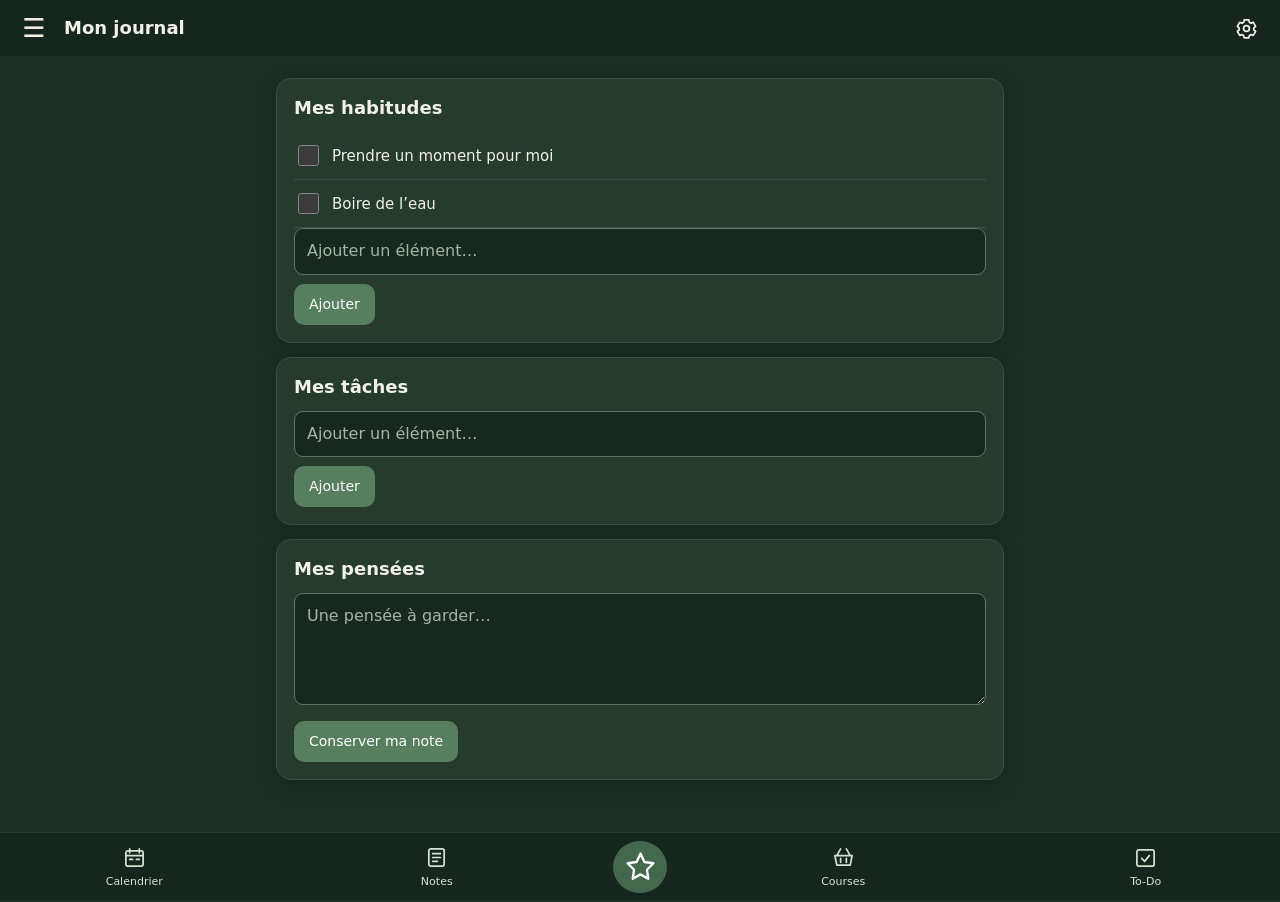
<file: mobile/prototype/index.html>
<!doctype html>
<html lang="fr"><head><meta charset="utf-8"><meta name="viewport" content="width=device-width,initial-scale=1,viewport-fit=cover">
<title>L’Atelier du Goblin — Android TEST</title>
<style>
:root{font-family:system-ui,sans-serif;color:#443e31;background:#24372d}*{box-sizing:border-box}body{margin:0}button,input,textarea{font:inherit}button{cursor:pointer;-webkit-tap-highlight-color:transparent;-webkit-user-select:none;user-select:none;touch-action:manipulation}header{position:sticky;top:0;background:#24372d;color:#f0e2c3;padding:calc(15px + env(safe-area-inset-top, 0px)) 16px 15px;display:flex;align-items:center;justify-content:space-between;z-index:2}header button{background:none;border:0;color:inherit;font-size:26px}header strong{font-family:Georgia,serif;font-size:19px}.paper{background:#f1e5c9;min-height:calc(100dvh - 70px);padding:24px 18px 70px;border-radius:20px 20px 0 0}h1,h2{font-family:Georgia,serif;color:#3d5a45}h1{text-align:center;font-size:28px;margin:4px 0 6px}h2{font-size:19px;margin:0 0 12px}.sub{text-align:center;color:#786e57;font-size:13px;margin-bottom:25px}.panel{background:#fff9eb;border:1px solid #d7c9a7;border-radius:15px;padding:17px;margin:14px 0}.item{display:flex;align-items:center;gap:10px;padding:10px 0;border-bottom:1px solid #e8dcc5}.item:last-child{border:0}.item input{accent-color:#547b5b;width:21px;height:21px}.item span{flex:1}.item.done span{text-decoration:line-through;color:#8d8a7d}textarea,input[type=text]{width:100%;background:#fffdf6;border:1px solid #c8ba9c;border-radius:10px;padding:12px;color:#443e31}textarea{min-height:90px}.action{background:#496a50;color:white;border:0;border-radius:10px;padding:11px 15px;margin-top:9px}.nav{position:fixed;z-index:5;inset:0 auto 0 0;width:min(82vw,310px);background:#263b30;color:#f3e6c8;padding:calc(24px + env(safe-area-inset-top, 0px)) 18px 24px;box-shadow:0 0 0 100vmax #0008}.nav button{display:block;width:100%;text-align:left;padding:14px;background:transparent;color:inherit;border:0;border-bottom:1px solid #ffffff25}.nav[hidden],[hidden]{display:none!important}.muted{font-size:13px;color:#81765f}.arrows{display:flex;gap:8px}.arrows button{border:1px solid #cfc09f;border-radius:8px;background:#f1e5c9;padding:5px 9px}.footer{text-align:center;font-size:12px;color:#8b816b;margin-top:30px}select,input[type=date]{width:100%;background:#fffdf6;border:1px solid #c8ba9c;border-radius:10px;padding:12px;color:#443e31;margin:5px 0}

/* Mobile Goblin redesign: preserves existing localStorage and old pages. */
:root{--page-bg:#17231e;--header-bg:#192b22;--paper-bg:#202e26;--card-bg:#2a3b2f;--card-border:#5e755f;--ink:#f1ebd8;--muted-ink:#b7c8b3;--accent:#9ebc86;--field-bg:#1d2b23;--field-border:#6b866e;--tab-bg:#1b2c23;--tab-color:#d8e5ce}
body{background:var(--page-bg);color:var(--ink)}
header{background:var(--header-bg);color:var(--ink);border-bottom:1px solid var(--card-border)}
.paper{background:var(--paper-bg);color:var(--ink);padding-bottom:calc(115px + env(safe-area-inset-bottom,0px));min-height:100dvh;border-radius:19px 19px 0 0}
h1,h2{color:var(--accent)}.sub,.muted,.footer{color:var(--muted-ink)}
.panel{background:var(--card-bg);border-color:var(--card-border);box-shadow:0 6px 20px #0a160d24}
.item{border-color:var(--card-border)}
.item.done span{color:var(--muted-ink)}
textarea,input[type=text],select,input[type=date],input[type=time]{background:var(--field-bg);border:1px solid var(--field-border);color:var(--ink)}
.action{background:#577e5e;color:#fff}
.arrows button{border:1px solid var(--card-border);background:var(--field-bg);color:var(--ink)}
.nav{background:var(--header-bg);color:var(--ink)}
.mobile-tabs{position:fixed;bottom:0;left:0;right:0;z-index:4;background:var(--tab-bg);color:var(--tab-color);display:flex;align-items:center;justify-content:space-around;padding:9px 6px calc(9px + env(safe-area-inset-bottom,0px));border-top:1px solid var(--card-border);box-shadow:0 -8px 25px #0004}
.mobile-tabs button{border:0;background:none;color:inherit;display:flex;flex-direction:column;align-items:center;font-size:10px;gap:3px;padding:4px 2px;min-width:55px;-webkit-tap-highlight-color:transparent;-webkit-user-select:none;user-select:none;touch-action:manipulation}.mobile-tabs button .tab-icon,.mobile-tabs button svg{pointer-events:none}
.mobile-tabs button.active{color:var(--accent);font-weight:800}
.mobile-tabs .tab-icon{font-size:23px;line-height:27px}
.mobile-tabs .star-tab{background:#416748;color:#fff;width:60px;height:60px;border:4px solid var(--tab-bg);border-radius:50%;margin-top:-26px;min-width:60px;box-shadow:0 5px 16px #0007;justify-content:center}
.mobile-tabs .star-tab .tab-icon{font-size:30px}
.mobile-tabs .star-tab .tab-icon svg{animation:goblinStarRoll 17s ease-in-out infinite;transform-origin:center}
@keyframes goblinStarRoll{0%,100%{transform:rotate(-12deg)}50%{transform:rotate(25deg)}}
@media(prefers-reduced-motion:reduce){.mobile-tabs .star-tab .tab-icon svg{animation:none}}
.mental-book{display:flex;align-items:center;gap:12px;border-radius:13px;background:linear-gradient(120deg,#7a5940,#b49b70);color:#fff5df;padding:13px;border:1px solid #d3b894}
.mental-book svg{width:48px;height:48px;flex:none}
.mental-book span{font-weight:700}
.mental-section-grid{display:grid;grid-template-columns:repeat(2,minmax(0,1fr));gap:9px;margin:12px 0}
.mental-section-grid button{border:1px solid var(--card-border);border-radius:12px;background:var(--card-bg);color:var(--ink);padding:13px 7px;min-height:70px;font:inherit;text-align:left}
.mental-section-grid button[aria-pressed=true]{outline:2px solid var(--accent)}
.mental-card{background:var(--field-bg);border:1px solid var(--card-border);border-radius:12px;padding:13px;margin:10px 0}
.mental-card textarea{width:100%;min-height:90px;box-sizing:border-box;margin:8px 0;resize:vertical}
.mental-card .action{margin:4px 5px 4px 0}
.mental-breath-stage{display:flex;align-items:center;justify-content:center;height:280px;overflow:hidden}
.mental-breath-orbit{width:178px;height:178px;border:3px solid var(--accent);border-radius:50%;display:flex;align-items:center;justify-content:center;transition:transform 5s ease-in-out,opacity .3s;box-shadow:0 0 0 14px #8aa88319}
.mental-breath-orbit[data-phase=out]{transform:translateY(38px) scale(.88)}
.mental-breath-orbit[data-phase=in]{transform:translateY(-38px) scale(1.1)}
.mental-breath-orbit span{font:700 21px Georgia,serif;color:var(--ink);text-align:center}
.mental-muted{font-size:13px;color:var(--muted-ink)}
.mental-actions{display:flex;gap:8px;flex-wrap:wrap}
.mental-actions button{min-height:42px}
@media(prefers-reduced-motion:reduce){.mental-breath-orbit{transition:none}}

.tool-card{background:var(--field-bg);padding:13px;border-radius:13px;border:1px solid var(--card-border);margin:11px 0}
.tool-card h3{font-size:16px;margin:0 0 7px;color:var(--accent)}
.tool-card p{line-height:1.5}
.tool-card .action{margin:4px 4px 5px 0}
.theme-choice{display:flex;flex-direction:column;gap:8px}.theme-choice label{display:flex;align-items:center;gap:8px}.theme-choice input{accent-color:#81a986}
body.theme-classic{--page-bg:#24372d;--header-bg:#24372d;--paper-bg:#f1e5c9;--card-bg:#fff9eb;--card-border:#d7c9a7;--ink:#443e31;--muted-ink:#786e57;--accent:#3d5a45;--field-bg:#fffdf6;--field-border:#c8ba9c;--tab-bg:#f1e5c9;--tab-color:#3d5a45}
body.theme-classic header{color:#f0e2c3}
body.theme-classic .nav{color:#f0e2c3}
body.theme-classic .star-tab{color:#fff}
header .header-home{font:700 clamp(16px,4.3vw,22px) Georgia,serif;max-width:74vw;text-align:center;white-space:normal;padding:6px 3px;border-radius:9px}
header .header-home:focus-visible{outline:2px solid var(--accent)}
.jdr-tags{display:flex;flex-wrap:wrap;gap:7px;margin:10px 0}
.jdr-tag{background:var(--field-bg);border:1px solid var(--card-border);border-radius:20px;color:var(--ink);padding:7px 10px;font-size:13px}
.jdr-tag.selected{background:#51785a;color:white}
.jdr-item{border-top:1px solid var(--card-border);padding:12px 0;white-space:pre-wrap;overflow-wrap:anywhere}
.jdr-item h3{font-size:16px;margin:0 0 8px;color:var(--accent)}
.jdr-item .action{margin-right:6px}
.jdr-hint{font-size:13px;line-height:1.5;color:var(--muted-ink)}
@media(min-width:680px){.paper{max-width:640px;margin:auto}.mobile-tabs{justify-content:center;gap:50px}}
.settings-group{margin:0 0 24px}.settings-group>h2{font:700 16px system-ui;color:var(--muted-ink);padding:12px 5px 0}.settings-group .panel{margin:9px 0;padding:18px}.settings-group .action{display:block;width:100%;min-height:48px;margin:12px 0 0;white-space:normal;text-align:center}.settings-group .arrows button{min-width:40px;min-height:40px}.mobile-tabs .tab-icon{display:flex;align-items:center;justify-content:center;height:28px}.mobile-tabs .tab-icon svg{width:25px;height:25px}.mobile-tabs .star-tab .tab-icon svg{width:31px;height:31px}.quick-settings{position:relative;display:flex;align-items:center;justify-content:center;width:42px;height:42px;flex-shrink:0}.quick-settings svg{width:25px;height:25px}.settings-badge{position:absolute;top:0;right:-3px;background:#ba5148;color:#fff;border-radius:12px;font:700 11px system-ui;padding:2px 6px}.drawer{overflow-y:auto;overscroll-behavior:contain;padding-bottom:calc(28px + env(safe-area-inset-bottom,0px))}.drawer button{display:flex;align-items:center;gap:13px;min-height:53px;padding:12px 10px;border-bottom:1px solid #ffffff20;border-radius:8px;font:500 15px system-ui}.drawer button:focus-visible{outline:2px solid var(--accent)}.drawer .drawer-icon{display:flex;align-items:center;justify-content:center;width:23px;height:23px;min-width:23px;color:#bad1b6}.drawer .drawer-icon svg{width:23px;height:23px}.drawer .drawer-title{font:700 12px system-ui;letter-spacing:.06em;text-transform:uppercase;color:#aec4a9;padding:20px 9px 7px}.drawer-close-mark{font-size:25px;line-height:1;width:23px;text-align:center}.drawer-update-badge{margin-left:auto;border-radius:14px;min-width:23px;padding:4px 7px;background:#b84e45;color:#fff;font-size:12px;text-align:center}.goblin-update-banner{position:sticky;top:0;z-index:3;background:var(--card-bg);color:var(--ink);border-bottom:1px solid var(--accent);padding:10px 13px;display:flex;gap:9px;align-items:center;font:500 13px system-ui}.goblin-update-banner>span{flex:1}.goblin-update-banner button{border:1px solid var(--card-border);border-radius:9px;background:var(--field-bg);color:var(--ink);font:600 13px system-ui;padding:8px 10px}.goblin-update-banner button:focus-visible{outline:2px solid var(--accent)}
/* The PC companion sections must fit the narrow Android screen: no horizontal overflow. */
.connected-tabs{display:grid;grid-template-columns:repeat(2,minmax(0,1fr));gap:10px;margin:16px 0;width:100%;min-width:0}
.connected-tabs button{display:block;box-sizing:border-box;width:100%;min-width:0;min-height:48px;border:1px solid var(--card-border);border-radius:11px;background:var(--field-bg);color:var(--ink);padding:10px 8px;font:600 13px/1.25 system-ui;text-align:center;white-space:normal;overflow-wrap:anywhere}
.connected-tabs button.active{background:#426649;border-color:var(--accent);color:white}
.connected-tabs button:focus-visible{outline:2px solid var(--accent);outline-offset:2px}
@media(min-width:500px){.connected-tabs{grid-template-columns:repeat(3,minmax(0,1fr))}}
</style><style id="studioMobileStyles">
.studio-tabs{display:flex;flex-wrap:wrap;gap:4px;margin:10px 0 18px;border-bottom:2px solid #8b9a83;padding-bottom:0}.studio-tabs button{border-radius:9px 9px 0 0;background:#283b30;color:#cbcdbd;border:1px solid #6d7d67;padding:10px 18px}.studio-tabs button.selected{background:#d5ddc7;color:#25372b;border-bottom-color:#d5ddc7}.studio-menu{position:fixed;z-index:20000;display:flex;flex-direction:column;min-width:210px;padding:6px;background:#27352c;color:#f2ead7;box-shadow:0 10px 30px #0006;border:1px solid #a3af92;border-radius:9px}.studio-menu button{text-align:left;border:0;background:transparent;color:inherit;padding:10px}.studio-menu button:hover,.studio-menu button:focus{background:#52684d;outline:2px solid #a3b497}.studio-form{display:grid;gap:12px;max-width:800px}.studio-form label{display:grid;gap:5px}.studio-form textarea{min-height:90px}.studio-form input,.studio-form select{min-height:38px}.studio-toolbar{display:flex;flex-wrap:wrap;align-items:center;gap:8px;margin:10px 0}.studio-toolbar label{display:flex;align-items:center;gap:6px}.studio-add-line{display:block;width:100%;background:#8b958733!important;color:inherit!important;border:1px dashed #7b8975!important;border-radius:0!important;padding:9px!important;text-align:center}.studio-empty{padding:28px;color:inherit;opacity:.8}.studio-status{min-height:1.4em}.studio-grid{display:grid;grid-template-columns:repeat(auto-fit,minmax(240px,1fr));gap:18px}.studio-fieldset{border:0;border-bottom:1px solid #9ba78f;padding:12px 0}.studio-book-shelf{display:flex;flex-wrap:wrap;gap:22px;border-bottom:12px solid #857253;padding:24px 12px}.studio-album-cover{width:165px;height:205px;border-radius:4px 16px 16px 4px;border-left:10px solid #0002;box-shadow:5px 6px 0 #e6dfca,8px 9px 9px #0005;display:flex;flex-direction:column;justify-content:space-between;padding:18px;cursor:pointer;color:#203326}.studio-album-cover strong{font-family:Georgia,serif;font-size:23px}.studio-sheet{position:relative;width:100%;aspect-ratio:1200/850;background:#efe8d5;box-shadow:0 3px 10px #0004;overflow:hidden;isolation:isolate;color:#314132}.studio-spread{max-width:1500px;margin:auto}.studio-sheet::before{content:'';position:absolute;inset:0;pointer-events:none;background:linear-gradient(90deg,transparent 49.7%,#60554625 50%,transparent 50.3%);z-index:0}.studio-sheet.single-page::before{display:none}.studio-item{position:absolute;touch-action:none;min-width:20px;min-height:20px}.studio-item.selected{outline:2px dashed #5c8062;outline-offset:4px}.studio-item.photo{padding:3% 3% 16%;background:#fffdf3;box-shadow:3px 4px 8px #0004;display:flex;flex-direction:column}.studio-item.photo img{width:100%;height:100%;object-fit:cover;pointer-events:none;min-height:0}.studio-caption{position:absolute;left:4%;right:4%;bottom:2%;height:13%;text-align:center;font-family:cursive;overflow:hidden;color:#324035}.studio-tape{position:absolute;top:-5%;left:30%;width:42%;height:12%;background:repeating-linear-gradient(45deg,#af93bbaa 0 8px,#cdb8d8aa 8px 16px);transform:rotate(-6deg);z-index:1}.studio-tape.dots{background:radial-gradient(#fff7 20%,transparent 22%) 0 0/12px 12px,#8da899bb}.studio-tape.plain{background:#caad73aa}.studio-item.text,.studio-item.sticker{padding:8px;white-space:pre-wrap;overflow:hidden}.studio-item.sticker{font-size:50px}.studio-resize{position:absolute;right:-7px;bottom:-7px;width:17px;height:17px;border:2px solid #fff;background:#567d57;cursor:nwse-resize;touch-action:none;display:none}.studio-item.selected .studio-resize{display:block}.studio-ink{position:absolute;inset:0;width:100%;height:100%;pointer-events:none;z-index:4;touch-action:none}.studio-ink.drawing{pointer-events:auto;cursor:crosshair}.studio-jar{position:relative;border:2px solid #91a488;border-radius:12px 12px 42px 42px;padding:25px 18px 18px;min-height:210px;background:#869d831c;overflow:hidden}.studio-jar::before{content:'';position:absolute;inset:auto 0 0;height:var(--fill,0%);background:var(--jar-color,#9eae91);opacity:.22;pointer-events:none}.studio-jar>*{position:relative}.studio-ledger{width:100%;border-collapse:collapse;background:#eae7d51a}.studio-ledger th,.studio-ledger td{border-bottom:1px solid #88917c88;padding:8px;text-align:left}.studio-ledger thead{background:#9c81543b}.studio-ledger .negative{color:#e5a69d}.studio-budget-over{border-left:5px solid #c87970!important}.studio-budget-under{border-left:5px solid #8eae81!important}.studio-ledger .studio-row-actions{white-space:nowrap}.studio-budget-columns{display:grid;grid-template-columns:1fr 1fr;gap:22px}.studio-budget-columns section{min-width:0}.studio-tracker-document{border:0!important;background:transparent!important;box-shadow:none!important;padding:0!important;border-radius:0!important;overflow:visible!important}.studio-tracker-document .tracker-board-scroll{overflow:visible!important;max-height:none!important}.studio-tracker-document .tracker-board-grid{min-width:0!important}.studio-tracker-document .tracker-grid-line{grid-template-columns:minmax(100px,1fr) repeat(var(--tracker-days),minmax(15px,.18fr))!important;gap:0!important}.studio-tracker-document .tracker-day-cell{width:100%!important;min-width:0!important;border-radius:0!important;aspect-ratio:1;min-height:22px!important;font-size:10px;padding:1px!important;border:1px solid #81907666!important;background:linear-gradient(to top,var(--cell-color,#94af8d) var(--cell-fill,0%),transparent var(--cell-fill,0%))!important;color:inherit!important}.studio-tracker-document .tracker-row-grip,.studio-tracker-document .tracker-row-duplicate,.studio-tracker-document .tracker-row-edit,.studio-tracker-document .tracker-archive-button,.studio-tracker-document .tracker-board-period{display:none!important}.studio-tracker-document .tracker-row-label{border-bottom:1px solid #84917e66;padding:5px;overflow:hidden}.studio-tracker-document .tracker-row-label button{background:transparent;border:0;text-align:left;padding:0;color:inherit}.studio-tracker-title{margin:18px 0 8px;font-family:Georgia,serif}.studio-todo-list{display:grid;gap:7px}.studio-todo-list label{display:flex;align-items:center;gap:12px;padding:9px 0;border-bottom:1px solid #80917655}.studio-todo-list input[type=checkbox]{width:22px;height:22px}.studio-recipe-pin{position:fixed;right:16px;bottom:20px;width:min(450px,calc(100vw - 32px));max-height:65vh;overflow:auto;z-index:130;background:var(--card-bg,#28382d);border:1px solid #9bab8d;box-shadow:0 12px 35px #0007;padding:16px;border-radius:12px}.studio-recipe-pin header{display:flex;justify-content:space-between;align-items:center;position:sticky;top:0;background:inherit}.studio-recipe-pin ul{padding-left:20px}.studio-card-reader{width:min(850px,90vw);min-height:55vh;padding:36px;display:grid;place-items:center;text-align:center;font-size:clamp(24px,4vw,44px);border-radius:18px;white-space:pre-wrap;background-size:cover;background-position:center}.studio-screen-title{margin-top:8px!important}.studio-meal-note{width:100%;min-height:70px}.studio-drawing-dialog{width:min(1100px,90vw)}.studio-drawing-dialog canvas{background:#fffdf4;touch-action:none;width:100%;aspect-ratio:1.5}.studio-touch-hint{font-size:12px;opacity:.7}
@media(max-width:950px){.studio-budget-columns{grid-template-columns:1fr}.studio-tracker-document .tracker-board-scroll{overflow-x:auto!important}.studio-tracker-document .tracker-board-grid{min-width:720px!important}.studio-sheet{min-height:380px;aspect-ratio:auto}.studio-tabs button{padding:9px}.studio-spread{width:100%}.studio-album-cover{width:135px;height:175px}.studio-item.text{font-size:14px}}
#budgetView:not(.studio-show-budget-settings)>.studio-budget-legacy{display:none!important}
.library-rich-editor table{border-collapse:collapse;width:100%}.library-rich-editor td,.library-rich-editor th{border:1px solid #8a967b;min-width:60px;padding:7px}.studio-item:focus-visible{outline:2px solid #557858}
#trackersView .studio-tracker-document .tracker-grid-line{grid-template-columns:minmax(120px,2fr) repeat(var(--tracker-days),minmax(15px,1fr))!important;gap:0!important}#trackersView .studio-tracker-document .tracker-board-grid{width:100%!important;min-width:0!important}.studio-todo-list .tracker-day-cell{width:34px;min-width:34px;height:34px;background:linear-gradient(to top,var(--cell-color,#94af8d) var(--cell-fill,0%),transparent var(--cell-fill,0%));border:1px solid #8b9d83;border-radius:4px}

#trackersView .atelier-tracker-tasks{display:none!important}#trackerBoardList{position:static!important;height:auto!important;min-height:0!important}#studioBudget .studio-grid{grid-template-columns:repeat(auto-fill,minmax(255px,310px));justify-content:start}.studio-spread{max-width:min(100%,calc((100vh - 260px)*1.4118))}.studio-spread .studio-sheet{width:100%}
#trackersView .studio-tracker-document .tracker-row-label{position:static!important;left:auto!important;width:auto!important;min-width:0!important;max-width:none!important;z-index:auto!important}.studio-tracker-document .tracker-grid-day{min-width:0;white-space:pre-line;text-align:center}

#homeView #homeDailyTrackersWidget .home-daily-tracker-row>.tracker-day-cell{flex:0 0 27px;width:27px;height:29px;min-height:29px;padding:1px;border-radius:3px;font-size:12px;background:linear-gradient(to top,var(--cell-color,#91a98d) var(--cell-fill,0%),transparent var(--cell-fill,0%))!important}

header{padding:10px 14px!important;min-height:56px}.paper{padding:12px 12px 120px!important}#title{margin:4px 0 12px!important;font-size:24px}#subtitle{display:none!important}.studio-toolbar button,.studio-mobile-feature,.studio-form button,.studio-todo-list button,.studio-fieldset>button{padding:10px 13px;border:1px solid var(--card-border);background:var(--card-bg);color:var(--ink);border-radius:9px;min-height:42px}.studio-mobile-feature{display:block;width:100%;text-align:left;margin:10px 0}.studio-mobile-backdrop{position:fixed;inset:0;background:#0009;z-index:100;display:grid;place-items:center;padding:12px}.studio-mobile-modal{background:var(--paper-bg);color:var(--ink);width:min(900px,100%);max-height:90dvh;overflow:auto;padding:18px;border-radius:14px}.studio-modal-close{position:sticky;top:0;float:right;z-index:2;padding:8px;border:1px solid var(--card-border);background:var(--card-bg);color:var(--ink)}.studio-mobile-status{font-size:12px;overflow-wrap:anywhere}.studio-mobile-tracker{display:grid;grid-template-columns:minmax(85px,1fr) repeat(var(--days),minmax(20px,30px));gap:0;margin:12px 0 24px;align-items:stretch;overflow-x:auto}.studio-mobile-tracker small{font-size:10px;text-align:center;align-self:center}.studio-mobile-row-title{font-size:12px;padding:8px 4px;text-align:left;overflow-wrap:anywhere;border:1px solid var(--card-border);background:transparent;color:var(--ink)}.studio-mobile-battery{border:1px solid var(--card-border);border-radius:0;min-width:0;min-height:32px;margin:0;font-size:12px;color:var(--ink);background:linear-gradient(to top,var(--cell-color,#94af8d) var(--cell-fill,0%),transparent var(--cell-fill,0%));touch-action:manipulation}.studio-mobile-battery:disabled{background:#8c958630}.studio-mobile-todo-row{display:flex;align-items:center;gap:8px;padding:8px 0;border-bottom:1px solid var(--card-border)}.studio-mobile-todo-row>.studio-mobile-battery{width:35px;min-width:35px;height:35px}.studio-mobile-todo-row>button:last-child{flex:1;text-align:left;background:transparent;color:var(--ink);border:0;padding:8px}.studio-mobile-check{display:flex;gap:10px;align-items:center;min-height:48px;padding:8px 5px;border-bottom:1px solid var(--card-border)}.studio-mobile-check input[type=checkbox]{width:23px;height:23px;flex-shrink:0}.studio-mobile-check span{flex:1;overflow-wrap:anywhere}.studio-mobile-check strong{font-size:12px}.studio-mobile-calendar{display:grid;grid-template-columns:repeat(7,1fr);gap:3px;padding:8px 0}.studio-mobile-calendar button{padding:8px 1px;min-height:40px;border:1px solid var(--card-border);background:var(--card-bg);color:var(--ink);font-size:13px}.studio-mobile-calendar button.today{border:2px solid var(--accent);font-weight:bold}.studio-mobile-calendar small{text-align:center}.studio-mobile-year{display:grid;grid-template-columns:repeat(3,1fr);gap:9px}.studio-mobile-year h3{font-size:13px;margin-bottom:4px}.studio-mobile-calendar.mini{gap:1px;padding:0}.studio-mobile-calendar.mini button{padding:3px 0;min-height:19px;border:0;font-size:9px}.studio-mobile-calendar.mini small{font-size:9px}.studio-mobile-event{display:block;width:100%;text-align:left;border:1px solid var(--card-border);border-left:5px solid #91ac86;padding:12px 8px;margin:8px 0;background:var(--card-bg);color:var(--ink);border-radius:7px}.studio-spread{max-width:100%;display:block!important}.studio-sheet{aspect-ratio:600/850!important;min-height:0!important}.studio-item.text{font-size:16px}.studio-card-reader{width:100%;min-height:50vh;padding:20px;font-size:clamp(24px,6vw,40px)}.studio-form{clear:both}.studio-tabs{gap:3px;overflow:auto;flex-wrap:nowrap;padding-bottom:3px}.studio-tabs button{white-space:nowrap;padding:10px 11px;font-size:13px;min-height:42px;flex-shrink:0}.studio-recipe-pin{right:8px;bottom:100px;width:min(300px,calc(100vw - 16px));max-height:48vh;background:var(--card-bg);color:var(--ink);z-index:30}.studio-recipe-pin header{padding:4px!important;min-height:0}.studio-breath-track{width:112px;height:310px;border:2px solid var(--accent);border-radius:58px;margin:30px auto;position:relative;background:#92ac8520}.studio-breath-star{position:absolute;top:50%;left:16px;width:76px;height:76px;border:2px solid var(--accent);border-radius:50%;display:grid;place-items:center;transform:translateY(-38px);transition:transform 5s ease-in-out;background:var(--card-bg)}.studio-breath-star>span{font-size:57px;line-height:1;color:var(--ink);display:block}.studio-breath-star[data-phase=in]{transform:translateY(-137px)}.studio-breath-star[data-phase=out]{transform:translateY(60px)}.studio-breath-track.running .studio-breath-star>span{animation:studioStarTurn 20s linear infinite}.studio-breath-word{text-align:center;font-size:22px}.star-tab .tab-icon svg{transform:rotate(0deg)}@keyframes studioStarTurn{from{rotate:0deg}to{rotate:360deg}}@media(prefers-reduced-motion:reduce){.studio-breath-star{transition:none}.studio-breath-track.running .studio-breath-star>span{animation:none}}
#content>button,#content .studio-fieldset button,#studioMobileModal button{min-height:44px;margin:5px 6px 5px 0;padding:10px 13px;border:1px solid var(--card-border);background:var(--card-bg);color:var(--ink);border-radius:9px}#studioMobileModal .studio-toolbar{gap:8px}.studio-card-reader{max-width:100%}.star-tab .tab-icon svg{animation:none!important;transform:rotate(0deg)!important}.studio-mobile-backdrop .studio-form input,.studio-mobile-backdrop .studio-form select,.studio-mobile-backdrop .studio-form textarea{max-width:100%;min-width:0}.studio-mobile-modal .studio-form{width:100%}

/* Android TEST: readable fields, one navigation hierarchy and touch-sized actions. */
:root{--page-bg:#17251f;--header-bg:#17251f;--paper-bg:#1d2d25;--card-bg:#263a2e;--card-border:#526957;--ink:#f2f1e8;--muted-ink:#c0cebe;--accent:#bdd3ac;--field-bg:#18281f;--field-border:#72876e;--tab-bg:#17251f;--tab-color:#d6e1cf;color-scheme:dark}
body.theme-classic{color-scheme:light}
body{font-family:system-ui,-apple-system,'Segoe UI',sans-serif;font-size:15px;line-height:1.5;background:var(--paper-bg);overflow-wrap:anywhere}
body>header{position:sticky;top:0;min-height:56px;padding:calc(6px + env(safe-area-inset-top,0px)) 12px 6px!important;gap:8px;background:var(--header-bg)}
body>header>button{min-width:44px;min-height:44px;flex:none}
body>header .header-home{font:600 16px/1.25 Georgia,serif;min-width:0;flex:1;padding:8px 2px;text-align:center}
.paper{max-width:760px;margin:0 auto;min-height:calc(100dvh - 56px);padding:14px 16px calc(108px + env(safe-area-inset-bottom,0px))!important;border-radius:0;scroll-padding-bottom:130px}
#title{font:650 23px/1.25 system-ui,sans-serif;text-align:left;margin:4px 0 18px!important;color:var(--ink);letter-spacing:-.025em}
h2,h3{font-family:inherit;color:var(--ink);line-height:1.35}h2{font-size:18px}h3{font-size:16px;margin:20px 0 10px}
p{margin:8px 0 14px}.muted,.studio-section-hint,.studio-mobile-status,.mental-muted{font-size:13px;line-height:1.5;color:var(--muted-ink)}
.studio-section-hint{margin:-7px 0 18px;max-width:55ch}.studio-mobile-status:empty{display:none}
input:not([type=checkbox]):not([type=radio]):not([type=range]):not([type=color]):not([type=file]),select,textarea{box-sizing:border-box;width:100%;max-width:100%;min-width:0;min-height:44px;font:400 16px/1.4 system-ui,sans-serif;background:var(--field-bg);color:var(--ink);border:1px solid var(--field-border);border-radius:9px;padding:11px 12px;margin:0;box-shadow:none}
input::placeholder,textarea::placeholder{color:var(--muted-ink);opacity:.85}
textarea{resize:vertical;min-height:112px}
button{font:500 14px/1.35 system-ui,sans-serif;color:var(--ink)}button:disabled{opacity:.6}
button:focus-visible,input:focus-visible,select:focus-visible,textarea:focus-visible,summary:focus-visible{outline:2px solid var(--accent);outline-offset:3px}
.studio-toolbar button,.studio-mobile-feature,.studio-form button,.studio-fieldset>button,.studio-note-card button{min-height:44px;padding:10px 12px;border:1px solid var(--card-border);background:var(--card-bg);color:var(--ink);border-radius:8px}
.studio-add-line{margin-top:12px;border:1px dashed var(--field-border)!important;border-radius:7px!important;min-height:44px;background:transparent!important;font-size:14px}
.studio-toolbar{gap:8px;margin:10px 0 16px;min-width:0}
.studio-period-nav{display:grid;grid-template-columns:44px minmax(0,1fr) 44px;align-items:center}
.studio-period-nav strong{font-size:14px;line-height:1.35;text-align:center;min-width:0;overflow-wrap:normal}
.studio-period-nav button{min-width:0;margin:0}.studio-period-nav button:last-child{grid-column:1/-1;justify-self:center;min-height:34px;padding:5px 12px;font-size:12px;background:transparent}
.studio-tabs{display:flex;flex-wrap:nowrap;gap:4px;margin:0 0 18px;padding:4px;border:0;border-radius:10px;background:var(--field-bg);overflow-x:auto;max-width:100%;scrollbar-width:thin;scroll-snap-type:x proximity}
.studio-tabs button{flex:0 0 auto;scroll-snap-align:start;min-height:42px;max-width:100%;padding:9px 13px;border:0;border-radius:7px;font-size:13px;white-space:nowrap;background:transparent;color:var(--muted-ink)}
.studio-tabs button.selected{background:var(--accent);color:#1c3023;border:0;font-weight:650}
.studio-mobile-event{display:grid;gap:4px;padding:13px 12px;min-height:54px;border-color:var(--card-border);border-radius:9px;font-size:15px;line-height:1.5}
.studio-mobile-calendar:not(.mini) button{min-height:42px;border-radius:6px}
.studio-mobile-year{grid-template-columns:repeat(2,minmax(0,1fr));gap:16px}
.studio-mobile-tracker{grid-template-columns:minmax(105px,1fr) repeat(var(--days),minmax(28px,34px));max-width:100%;padding-bottom:5px;scrollbar-width:thin}
.studio-mobile-tracker small{font-size:11px;white-space:nowrap;color:var(--muted-ink);padding:4px 1px}
.studio-mobile-row-title{font-size:13px;line-height:1.4;min-height:38px}
.studio-mobile-battery{min-height:38px;font-size:13px;border-color:var(--card-border)}
.studio-todo-list>label{font-size:15px;min-height:48px;padding:10px 0;border-color:var(--card-border);gap:12px}
.studio-todo-list input[type=checkbox]{appearance:none;flex:0 0 22px!important;width:22px!important;height:22px!important;border:1px solid var(--field-border);border-radius:4px;background:var(--field-bg);margin:0}
.studio-todo-list input[type=checkbox]:checked{background:var(--accent);box-shadow:inset 0 0 0 4px var(--field-bg)}
.studio-mobile-feature{padding:15px 14px;margin:10px 0;min-height:54px;font-size:15px;text-align:left}
.studio-text-back{padding:8px 0;min-height:44px;background:transparent;border:0;color:var(--accent);margin-bottom:12px}
.studio-meal-note+button{width:100%;margin:10px 0 20px;background:var(--accent);color:#1c3023;border:0;border-radius:8px;min-height:46px;font-size:14px;font-weight:650}
.studio-note-search{display:block;margin:2px 0 18px!important}
.studio-note-card{padding:15px;border:1px solid var(--card-border);background:var(--card-bg);border-radius:10px;margin:12px 0}
.studio-note-card>strong{display:block;font-size:15px;overflow-wrap:anywhere}.studio-note-body{white-space:pre-wrap;color:var(--muted-ink);font-size:14px}
.studio-note-body:empty{display:none}.studio-note-card>button{margin-top:12px;width:100%;background:transparent;min-height:42px;font-size:13px}
.studio-note-options{margin-top:8px;font-size:13px}.studio-note-options summary{min-height:36px;padding:7px 0;cursor:pointer;color:var(--muted-ink)}.studio-note-options button{display:block;width:100%;text-align:left;margin:6px 0}
.settings-group{margin:0 0 10px;border:1px solid var(--card-border);border-radius:10px;background:var(--card-bg);overflow:hidden}
.settings-group>summary{font-size:15px;min-height:54px;padding:16px;cursor:pointer;font-weight:600;color:var(--ink)}
.settings-group>.panel{padding:2px 15px 16px;margin:0;border:0;border-radius:0;box-shadow:none}
.settings-group .panel h2{font-size:16px;margin:6px 0 12px}.settings-group p{font-size:13px;line-height:1.5}
.settings-group button.action{font-size:14px;font-weight:500;min-height:44px;padding:10px 12px;background:var(--field-bg);color:var(--ink);border:1px solid var(--field-border);border-radius:8px}
.settings-group input,.settings-group select{margin:6px 0!important}
body.studio-dialog-open{overflow:hidden}
.studio-mobile-backdrop{padding:12px 10px calc(12px + env(safe-area-inset-bottom,0px));z-index:200}
.studio-mobile-modal{width:min(560px,100%);max-height:calc(100dvh - 30px - env(safe-area-inset-top,0px));padding:0 16px 18px;border:1px solid var(--card-border);border-radius:14px;overscroll-behavior:contain;scroll-padding:68px 0 20px}
.studio-mobile-modal-bar{position:sticky;top:0;z-index:3;display:flex;justify-content:flex-end;align-items:center;background:var(--paper-bg);border-bottom:1px solid var(--card-border);padding:8px 0;margin-bottom:16px}
.studio-modal-close{position:static;float:none;min-height:40px;padding:8px 13px;background:var(--card-bg);color:var(--ink);font-size:14px}
.studio-mobile-modal h2{font-size:20px;line-height:1.35;margin:0 0 16px;padding-right:0}
.studio-form{gap:16px}.studio-form label{font-size:14px;line-height:1.4;gap:7px}.studio-form [hidden]{display:none!important}
.studio-form>button{width:100%;min-height:44px}.studio-form>button.primary{background:var(--accent);color:#1c3023;border:0;font-weight:650}
.mobile-tabs{padding:7px 8px calc(7px + env(safe-area-inset-bottom,0px));min-height:68px;background:var(--tab-bg);box-shadow:0 -3px 12px #0002}
.mobile-tabs button{flex:1;min-width:0;min-height:46px;font-size:11px;gap:3px;padding:4px 0;color:var(--tab-color)}
.mobile-tabs .star-tab{flex:0 0 54px;min-width:54px;width:54px;height:54px;margin-top:-12px;border-width:3px;background:#476c4b;box-shadow:0 3px 8px #0003}
.mobile-tabs .tab-icon svg{width:23px;height:23px}.mobile-tabs .star-tab svg{width:29px;height:29px}
.nav{width:min(86vw,340px);padding:calc(18px + env(safe-area-inset-top,0px)) 14px 20px;overflow-y:auto;max-height:100dvh}.nav button{font-size:15px;min-height:48px;padding:12px;border-bottom:1px solid var(--card-border)}
@media(orientation:landscape) and (max-height:550px){.studio-mobile-backdrop{padding:6px}.studio-mobile-modal{max-height:calc(100dvh - 12px)}.paper{padding-top:10px!important}.studio-card-reader{min-height:72dvh}}
@media(prefers-reduced-motion:reduce){.mobile-tabs .star-tab svg{animation:none}}

#content .studio-note-save{width:100%;margin:10px 0 20px;min-height:46px;background:var(--accent);color:#1c3023;border:0;border-radius:8px;font-weight:650}
.studio-mobile-tracker .studio-mobile-battery:disabled{background:var(--field-bg);border:0;opacity:1;pointer-events:none}

body.theme-classic .studio-tabs button.selected,body.theme-classic #content .studio-note-save,body.theme-classic .studio-form>button.primary{color:#fffdf2}

#studioMobileRecipePin{bottom:calc(82px + env(safe-area-inset-bottom,0px));right:12px;width:min(430px,calc(100vw - 24px));max-height:52dvh;padding:0 12px;border-radius:12px;z-index:80;background:var(--card-bg);color:var(--ink);border:1px solid var(--field-border)}
#studioMobileRecipePin>header{display:flex;align-items:center;gap:7px;position:sticky;top:0;padding:7px 0!important;min-height:48px;background:var(--card-bg);color:var(--ink)}
#studioMobileRecipePin header strong{flex:1;min-width:0;font:600 14px/1.4 system-ui,sans-serif;overflow-wrap:anywhere}
#studioMobileRecipePin header button{font-size:13px;min-height:38px;min-width:36px;padding:7px;border:1px solid var(--card-border);border-radius:7px;background:var(--field-bg);color:var(--ink)}
.studio-recipe-pin-body{padding:6px 0 12px;font-size:14px}.studio-pinned-instructions{white-space:pre-wrap;line-height:1.5}

/* Mobile composition: one app bar, content first, secondary actions on demand. */
:root{--card-border:#3b5146;--field-border:#607467}
body>header{height:56px;min-height:56px;box-sizing:border-box;border-bottom:0;box-shadow:none}
body>header .header-home{font:600 18px/1.25 system-ui,sans-serif;text-align:left;padding-left:8px}
#title{display:none}.paper{padding-top:8px!important}
.mobile-tabs{box-shadow:none;border-top:1px solid #7c97822a;padding-top:5px;padding-bottom:calc(5px + env(safe-area-inset-bottom,0px))}
.mobile-tabs .star-tab{width:52px;height:52px;min-width:52px;margin-top:0;border:0;box-shadow:none;background:#44684e}
.studio-mobile-feature{border:0!important;border-bottom:1px solid #91aa8c25!important;border-radius:0!important;background:transparent!important;padding:16px 2px!important;margin:0!important;box-shadow:none}
.studio-fieldset{border-bottom:1px solid #91aa8c25}.settings-group{border:0;border-bottom:1px solid #91aa8c25;border-radius:0;background:transparent;margin:0}.settings-group>summary{padding:18px 0}
.studio-note-card{border:0;border-bottom:1px solid #91aa8c30;border-radius:0;background:transparent;padding:16px 0}.studio-note-options{border-top:0}
.studio-mobile-backdrop{align-items:end;padding:0;background:#0008}.studio-mobile-modal{width:min(760px,100%);max-height:92dvh;border-radius:22px 22px 0 0;padding:16px 20px calc(20px + env(safe-area-inset-bottom,0px))}.studio-mobile-modal-bar{border:0}.studio-mobile-modal-bar button{background:transparent!important;border:0!important}
.studio-agenda{position:relative}.studio-calendar-toolbar{display:flex;align-items:center;gap:4px;margin-bottom:5px}.studio-calendar-toolbar>strong{flex:1;font-size:20px;text-transform:capitalize;letter-spacing:-.02em}.studio-calendar-toolbar button{padding:0!important;min-width:40px!important;width:40px!important;height:44px!important;border:0!important;background:transparent!important;margin:0!important}.studio-calendar-today{font-size:13px!important;font-weight:650;border-radius:7px!important;position:relative}.studio-calendar-today::before{content:'';position:absolute;inset:10px 9px;border:1.5px solid currentColor;border-radius:4px}
.studio-agenda>.studio-tabs{border:0;gap:0;justify-content:space-between;background:transparent;padding:0;margin:0 0 12px}.studio-agenda>.studio-tabs button{flex:1;border:0!important;background:transparent!important;border-radius:0!important;padding:8px 5px!important;color:var(--muted-ink);font-size:13px}.studio-agenda>.studio-tabs button.selected{color:var(--accent);box-shadow:inset 0 -2px var(--accent)}
.studio-calendar-frame{overflow-x:auto;overscroll-behavior:contain;margin:0 -8px}.studio-calendar-days,.studio-calendar-allday,.studio-calendar-time-grid{display:grid;grid-template-columns:36px repeat(var(--calendar-days),minmax(40px,1fr));min-width:calc(36px + var(--calendar-days)*40px)}
.studio-calendar-days>button{display:flex;flex-direction:column;align-items:center;justify-content:center;padding:4px 0!important;margin:0!important;min-height:54px!important;border:0!important;background:transparent!important;font-size:14px!important;border-radius:0!important}.studio-calendar-days small{font-size:10px;color:var(--muted-ink)}.studio-calendar-days strong{font-size:19px;font-weight:500;width:32px;height:32px;display:grid;place-items:center;border-radius:50%}.studio-calendar-days .today strong{background:var(--accent);color:#16221b}
.studio-calendar-allday{border-bottom:1px solid #a1b49c32;align-items:start}.studio-calendar-allday>small{font-size:9px;padding:8px 0}.studio-calendar-allday>div{padding:2px;min-width:0}
.studio-calendar-time-scroll{height:calc(100dvh - 265px);min-height:200px;overflow-y:auto;overscroll-behavior:contain}.studio-calendar-time-grid{height:1440px;position:relative}.studio-calendar-hours{position:relative;font-size:10px;color:var(--muted-ink)}.studio-calendar-hours span{position:absolute;right:5px;transform:translateY(-50%);font-variant-numeric:tabular-nums}.studio-calendar-day-column{position:relative;border-left:1px solid #a1b49c26;min-width:0;background:repeating-linear-gradient(to bottom,#a1b49c26 0 1px,transparent 1px 60px)}
.studio-calendar-slot{display:block;width:100%;height:60px;min-height:60px!important;padding:0!important;margin:0!important;border:0!important;border-radius:0!important;background:transparent!important}.studio-calendar-slot:focus-visible{outline:2px solid var(--accent);outline-offset:-2px}.studio-calendar-event{display:flex;flex-direction:column;align-items:start;text-align:left;overflow:hidden;min-width:0;min-height:20px!important;padding:4px!important;margin:0!important;border:0!important;border-radius:4px!important;background:var(--event-color)!important;color:#14231d!important;font:500 11px/1.2 system-ui!important;box-sizing:border-box;z-index:2;touch-action:pan-y}.studio-calendar-event.timed{position:absolute}.studio-calendar-event strong{font-size:inherit;font-weight:600}.studio-calendar-event small{font-size:10px;white-space:nowrap}.studio-calendar-now{position:absolute;left:0;right:0;height:2px;background:#e39b8e;pointer-events:none;z-index:3}.studio-calendar-now::before{content:'';position:absolute;left:-4px;top:-3px;width:8px;height:8px;border-radius:50%;background:inherit}
#content .studio-calendar-fab{position:fixed;z-index:10;bottom:calc(90px + env(safe-area-inset-bottom,0px));right:max(20px,calc((100vw - 720px)/2));width:56px;height:56px;min-height:56px;padding:0;margin:0;border:0;border-radius:17px;background:var(--accent);color:#192b22;font:400 32px/1 system-ui;box-shadow:0 3px 8px #0003}
.studio-mobile-calendar:not(.mini){gap:0;grid-auto-rows:minmax(82px,1fr);padding:0}.studio-mobile-calendar:not(.mini)>small{align-self:center}.studio-mobile-calendar:not(.mini){grid-template-rows:28px}.studio-mobile-calendar:not(.mini)>button{display:flex;flex-direction:column;align-items:center;border:0;border-top:1px solid #a1b49c32;border-right:1px solid #a1b49c18;border-radius:0;background:transparent;min-height:82px;padding:4px 1px;font-size:13px;gap:2px;overflow:hidden}.studio-calendar-number{display:grid;place-items:center;width:25px;height:25px;border-radius:50%}.studio-mobile-calendar .today .studio-calendar-number{background:var(--accent);color:#18291e}.studio-calendar-chip{display:block;width:100%;background:var(--event-color);color:#16241b;white-space:nowrap;text-overflow:ellipsis;overflow:hidden;font-size:9px;line-height:14px;border-radius:2px;padding:0 1px;box-sizing:border-box}.mini .studio-calendar-chip{width:4px;height:4px;border-radius:50%;position:absolute;bottom:0}.studio-mobile-calendar.mini button{position:relative;display:flex;flex-direction:column;align-items:center;justify-content:center;min-height:28px;background:transparent}.mini .studio-calendar-number{font-size:10px;width:22px;height:22px}.studio-mobile-year{gap:22px 14px}.studio-mobile-year h3{font-size:14px;font-weight:550;text-transform:capitalize;margin:12px 0}

/* A breathing session is a focus screen, not a settings form. */
body.studio-breathing>header,body.studio-breathing #mobileTabs,body.studio-breathing #title,body.studio-breathing #subtitle{display:none!important}
body.studio-breathing .paper{padding:0!important;margin:0 auto;min-height:0!important;height:100dvh;max-width:760px}
body.studio-breathing #content{display:flex;flex-direction:column;height:100%;box-sizing:border-box;padding:0 20px calc(20px + env(safe-area-inset-bottom,0px));overflow:hidden}
.studio-breath-appbar{display:flex;align-items:center;height:64px;flex:none;gap:12px}.studio-breath-appbar strong{flex:1;font-size:20px;font-weight:550}
#content .studio-breath-control{width:48px;height:48px;min-height:48px;border:0;background:transparent;border-radius:50%;padding:12px;margin:0;display:grid;place-items:center;flex:none;color:var(--ink)}.studio-breath-control svg{width:24px;height:24px}.studio-breath-timeline{display:flex;align-items:center;gap:12px;font-size:12px;color:var(--muted-ink);height:30px;flex:none;font-variant-numeric:tabular-nums}.studio-breath-timeline progress{flex:1;min-width:0;height:3px;border:0;border-radius:2px;accent-color:var(--accent);background:#9cb39328}.studio-breath-timeline progress::-webkit-progress-bar{background:#9cb39328;border-radius:2px}.studio-breath-timeline progress::-webkit-progress-value{background:var(--accent);border-radius:2px}
.studio-breath-area{flex:1;min-height:80px;display:flex;align-items:stretch;justify-content:center;padding:28px 0 16px}
body.studio-breathing .studio-breath-track{width:64px;height:auto;min-height:0;margin:0;border:0;border-radius:40px;background:linear-gradient(to top,#59765a,var(--accent));position:relative;box-shadow:none}
body.studio-breathing .studio-breath-star{position:absolute;top:calc(100% - 59px - (100% - 64px)*var(--breath-progress,0));left:5px;width:54px;height:54px;transform:none;transition:none;border:0;border-radius:50%;background:var(--paper-bg);box-shadow:0 0 0 2px #263b2d40;display:grid;place-items:center}
body.studio-breathing .studio-breath-star>span{font-size:38px;font-family:system-ui;line-height:1;animation:studioStarTurn 20s linear infinite;color:var(--accent)}
body.studio-breathing .mental-breath-stage{flex:1;height:auto;overflow:visible}body.studio-breathing .mental-breath-orbit{width:min(200px,45vw);height:auto;aspect-ratio:1;border:0;background:#8aab7f45;box-shadow:none;transform:scale(var(--breath-scale,.85));transition:none}body.studio-breathing .mental-breath-orbit span{font-size:60px}
body.studio-breathing .studio-breath-word{font-size:19px;line-height:1.4;margin:4px 0 0;text-align:center;flex:none}.studio-breath-phrase{font-size:13px;line-height:1.4;color:var(--muted-ink);text-align:center;min-height:36px;max-height:40px;overflow:hidden;margin:8px 0 0;flex:none}.studio-breath-controls{display:flex;align-items:center;justify-content:center;gap:28px;padding:12px 0 0;flex:none;height:72px}#content .studio-breath-controls .studio-breath-control{background:#88a67e16;width:48px;height:48px}#content .studio-breath-controls .primary{background:var(--accent);color:#192b22;width:64px;height:64px}.studio-breath-controls .primary svg{width:28px;height:28px}.studio-breath-setting{display:grid;gap:8px;margin:18px 0}
@media(max-height:500px){body.studio-breathing #content{display:grid;grid-template-columns:1fr 1fr;grid-template-rows:50px 25px 1fr 48px;padding-bottom:8px;gap:0 20px}.studio-breath-appbar,.studio-breath-timeline{grid-column:1/-1;height:auto}.studio-breath-area{grid-column:1;grid-row:3/5;padding:10px 0}.studio-breath-word{align-self:end}.studio-breath-phrase{display:none}.studio-breath-controls{grid-column:2;grid-row:4;height:auto;gap:10px;padding:0}#content .studio-breath-controls .primary{width:48px;height:48px}}
@media(prefers-reduced-motion:reduce){body.studio-breathing .studio-breath-star>span{animation:none}}
/* Compact year grids must shrink their day columns, including narrow phones. */
.studio-mobile-calendar{grid-template-columns:repeat(7,minmax(0,1fr))}.studio-mobile-calendar.mini>button{min-width:0;width:100%;max-width:100%;box-sizing:border-box}.mini .studio-calendar-number{width:min(22px,100%)}
/* Selected dates and primary icons stay legible in both existing themes. */
.studio-agenda>.studio-tabs button.selected{color:var(--ink);box-shadow:inset 0 -2px currentColor}
#content .studio-calendar-fab,.studio-calendar-days .today strong,.studio-mobile-calendar .today .studio-calendar-number,#content .studio-breath-controls .primary{color:var(--paper-bg)}
.studio-calendar-day-column{border-left-color:color-mix(in srgb,var(--ink) 15%,transparent);background:repeating-linear-gradient(to bottom,color-mix(in srgb,var(--ink) 15%,transparent) 0 1px,transparent 1px 60px)}
body.theme-classic .studio-agenda>.studio-tabs button.selected{color:var(--ink)}

/* Keep reassurance readable and keep floating actions clear of the recipe. */
.studio-breath-copy{flex:none;min-height:0;max-height:28dvh;overflow:auto;padding:0 2px;overscroll-behavior:contain}
.studio-breath-phrase{max-height:none;overflow:visible;overflow-wrap:anywhere;white-space:pre-wrap}
.studio-calendar-hours span{transform:none;padding-top:3px}
#content .studio-calendar-fab{bottom:min(calc(90px + env(safe-area-inset-bottom,0px) + var(--studio-pin-height,0px)),calc(100dvh - 115px))}
@media(max-height:500px){body.studio-breathing .studio-breath-copy{grid-column:2;grid-row:3;max-height:100%;align-self:center}.studio-breath-copy .studio-breath-phrase{display:block}.studio-breath-copy .studio-breath-word{margin-top:0}}

.grounding-viewer{display:grid;gap:14px;max-width:680px;width:100%;margin:0 auto;color:var(--ink,#eee8d8);font:400 15px/1.5 system-ui,sans-serif}
.grounding-viewer *{box-sizing:border-box;min-width:0}.grounding-viewer p{margin:0}.grounding-intro,.grounding-status{font-size:13px;line-height:1.5;color:var(--muted-ink,#bbc9b6)}
.grounding-viewer label{display:grid;gap:6px;font-size:13px}.grounding-viewer select,.grounding-viewer textarea{width:100%;min-height:44px;padding:10px 12px;border:1px solid var(--field-border,#7a8b72);border-radius:8px;background:var(--field-bg,#1b2a22);color:inherit;font:400 16px/1.45 system-ui,sans-serif}
.grounding-card{padding:24px 20px;min-height:180px;border:1px solid var(--card-border,#667960);background:var(--card-bg,#293b2e);border-radius:14px;touch-action:pan-y}
.grounding-card .grounding-count{font-size:12px;color:var(--muted-ink,#bbc9b6);margin:0 0 12px}.grounding-card h3{font:650 21px/1.3 system-ui,sans-serif;margin:0 0 16px;color:inherit}.grounding-card .grounding-prompt{font-size:18px;line-height:1.6}.grounding-date{font-size:14px;margin-top:16px!important}.grounding-date:empty{display:none}
.grounding-response{border-bottom:1px solid var(--card-border,#667960);padding-bottom:10px}.grounding-response summary{min-height:44px;padding:10px 0;cursor:pointer;font-size:13px}.grounding-response textarea{min-height:105px;resize:vertical;margin:8px 0}
.grounding-viewer button{min-height:44px;padding:10px 14px;border:1px solid var(--field-border,#7a8b72);border-radius:8px;background:var(--card-bg,#293b2e);color:inherit;font:500 14px/1.4 system-ui,sans-serif}
.grounding-controls{display:grid;grid-template-columns:1fr 1fr;gap:12px}.grounding-viewer .grounding-credit{font-size:11px;line-height:1.5;color:var(--muted-ink,#bbc9b6);margin-top:6px}.grounding-status:empty{display:none}
@media(orientation:landscape) and (max-height:550px){.grounding-card{min-height:120px;padding:16px}.grounding-card .grounding-prompt{font-size:17px}}

</style>
<style id="groceryStyles">.grocery-app{font-family:system-ui,'Segoe UI',sans-serif;max-width:760px;min-width:0;color:inherit}.grocery-tabs{display:flex;gap:8px;margin:4px 0 10px}.grocery-tabs button{padding:7px 12px}.grocery-tabs .selected{border-color:var(--gold,#b8c8a4)}.grocery-sync{font-size:12px;line-height:1.4;color:var(--muted,#b9c6b7);margin-bottom:10px;min-height:16px}.grocery-list{display:flex;flex-direction:column;gap:0}.grocery-row{display:grid;grid-template-columns:24px minmax(0,1fr) 80px 28px;align-items:center;gap:8px;border-bottom:1px solid var(--line,#536555);min-height:48px}.grocery-row input{min-width:0;width:100%;border:0;background:transparent;color:inherit;padding:8px 0;font-size:16px}.grocery-row input[type=checkbox]{width:21px;height:21px;accent-color:#91a78a}.grocery-row input[inputmode=decimal]{text-align:right;font-variant-numeric:tabular-nums}.grocery-remove{border:0;background:transparent;padding:3px;color:inherit}.grocery-add{display:grid;grid-template-columns:minmax(0,1fr) 80px 40px;gap:8px;margin:12px 0}.grocery-add input{min-width:0;width:100%;font-size:16px;padding:9px 6px;border:1px solid var(--line,#536555);background:transparent;color:inherit;border-radius:7px}.grocery-footer{position:sticky;bottom:0;display:flex;align-items:center;justify-content:space-between;gap:12px;padding:14px 0;background:var(--bg,#17271f)}.grocery-footer strong{font-size:19px;font-variant-numeric:tabular-nums}.grocery-finish{font-size:16px;padding:10px 12px}.grocery-stock-row{display:grid;grid-template-columns:minmax(0,1fr) 140px 32px;align-items:center;gap:8px;min-height:52px;border-bottom:1px solid var(--line,#536555)}.grocery-stock-row input{min-width:0;width:100%;font-size:14px;padding:7px 2px;color:inherit;background:transparent;border:1px solid var(--line,#536555);border-radius:5px}.grocery-stock-row button{padding:4px}.grocery-hint{font-size:12px;color:var(--muted,#b9c6b7)}

.grocery-legacy{display:none!important}.grocery-app button{font-family:inherit;font-size:14px;line-height:1.35;color:inherit;background:transparent;border:1px solid var(--line,#536555);border-radius:7px;padding:8px 10px;cursor:pointer}.grocery-app button:focus-visible{outline:2px solid var(--gold,#b8c8a4);outline-offset:2px}.grocery-app .grocery-tabs .selected,.grocery-app .grocery-finish{background:color-mix(in srgb,var(--gold,#b8c8a4) 15%,transparent);border-color:var(--gold,#b8c8a4)}.grocery-app .grocery-remove{border:0;padding:4px}.grocery-app .grocery-stock-row button{padding:5px}

body.shopping-focus header{min-height:56px;height:auto;padding:8px 14px}body.shopping-focus .paper{padding-top:12px}body.shopping-focus #title,body.shopping-focus #subtitle{display:none}.shopping-focus .grocery-row input{min-height:40px;font-size:16px}.shopping-focus .grocery-tabs button{min-height:40px}.shopping-focus .grocery-app{padding-bottom:12px}
</style>
<style id="mobileChromeStyles">/* Android's native frame already reserves the status bar. Never add that inset twice. */
body>header{height:auto!important;min-height:56px!important;padding:6px 12px!important;display:flex;align-items:center;gap:8px;overflow:visible;isolation:isolate}
body>header>button{margin:0!important;padding:0!important;min-height:44px;min-width:44px;align-self:center;line-height:1.25;flex-shrink:0}
body>header .header-home{flex:1 1 auto;min-width:0;max-width:none;white-space:normal;overflow-wrap:anywhere;font:600 clamp(16px,4.6vw,18px)/1.3 system-ui,sans-serif;padding:5px 0!important}
body>header #menu{font-size:26px;line-height:1;display:grid;place-items:center}
body>header #quickSettings{width:44px;height:44px;position:relative}
body>header #quickSettings svg{width:23px;height:23px;flex:none}
#mobileConnectionBadge{position:absolute;right:0;bottom:0;min-width:9px;height:9px;background:#dfbc75;border-radius:50%;box-shadow:0 0 0 2px var(--header-bg);font-size:9px;line-height:14px;text-align:center;color:#17251f}
#mobileConnectionBadge.has-count{height:15px;min-width:15px;padding:0 3px}
#mobileConnectionBadge.conflict{background:#f0aaa1}
.studio-period-nav{display:grid!important;grid-template-columns:40px minmax(0,1fr) 40px;gap:4px;align-items:center;margin:0 0 12px!important}
.studio-period-nav>strong{text-align:center;font-size:14px;line-height:1.4;font-weight:550}
.studio-period-nav>button{border:0!important;box-shadow:none!important;background:transparent!important;margin:0!important;padding:0!important;width:40px;min-height:40px!important;font-size:23px}
.studio-period-nav>button:last-child{grid-column:2;width:auto;justify-self:center;font-size:12px;min-height:32px!important;padding:0 8px!important}
#content .studio-task-add{position:fixed;bottom:90px;right:max(20px,calc((100vw - 720px)/2));width:52px;height:52px;min-height:52px;border:0!important;border-radius:16px!important;padding:0!important;margin:0!important;display:grid;place-items:center;background:var(--accent)!important;color:var(--paper-bg)!important;font-size:30px;z-index:10}
#content .settings-group{margin:0;border:0;border-bottom:1px solid var(--card-border);border-radius:0;background:transparent}
#content .settings-group>summary{display:flex;align-items:center;justify-content:space-between;list-style:none;min-height:58px;padding:16px 0;font-size:15px;font-weight:550}
#content .settings-group>summary::-webkit-details-marker{display:none}
#content .settings-group>summary::after{content:'';width:7px;height:7px;border-top:1.5px solid currentColor;border-right:1.5px solid currentColor;rotate:45deg;margin-right:5px;flex:none;color:var(--muted-ink)}
#content .settings-group[open]>summary::after{rotate:135deg}
#content .settings-group>.panel{border:0;box-shadow:none;background:transparent;padding:0 0 16px;margin:0}
.mobile-technical{font-size:13px;line-height:1.5;margin:12px 0}.mobile-technical>summary{padding:8px 0;cursor:pointer;color:var(--muted-ink)}
.mobile-technical p{font-size:13px;overflow-wrap:anywhere}.mobile-drafts .panel{box-shadow:none;border:0;padding:0;margin:0;background:transparent}
#mobileSyncDetails{font-size:14px;line-height:1.5}#mobileSyncDetails h2{margin:8px 0 12px}#mobileSyncDetails .panel{border:0;border-bottom:1px solid var(--card-border);border-radius:0;background:transparent;box-shadow:none;padding:12px 0;margin:0}#mobileSyncDetails .panel .panel:last-child{border:0}#mobileSyncDetails button{min-height:42px;white-space:normal}#mobileSyncDetails p{overflow-wrap:anywhere}#mobileSyncDetails .sync-primary{width:100%;margin:8px 0}
body>header{z-index:30}.nav.drawer{z-index:60}.goblin-update-banner{top:var(--mobile-header-height,56px);z-index:20}body.studio-breathing #goblinUpdateBanner{display:none!important}

.admin-people-button{display:inline-flex;align-items:center;justify-content:center;width:32px;height:32px;min-width:32px;min-height:32px;padding:6px;background:transparent;color:inherit;border:1px solid var(--line,#5e755f);border-radius:6px}.admin-people-button svg{width:19px;height:19px}.admin-contact-drawer{position:fixed;z-index:11000;right:12px;top:80px;bottom:15px;width:min(390px,calc(100vw - 24px));overflow:auto;background:var(--panel,var(--card-bg,#26372c));color:var(--text,var(--ink,#eee));border:1px solid var(--line,var(--card-border,#61735b));box-shadow:0 8px 32px #0006;border-radius:10px;padding:14px;box-sizing:border-box}.admin-contact-bar{display:flex;align-items:center;justify-content:space-between;margin-bottom:10px}.admin-contact-drawer>input{width:100%;box-sizing:border-box}.admin-contact-list{display:grid;gap:10px;margin-top:10px}.admin-contact-entry{padding:10px 0;border-bottom:1px solid var(--line,var(--card-border,#61735b));display:grid;gap:6px}.admin-contact-entry button{width:max-content;max-width:100%;background:transparent;color:inherit;border:0;text-align:left;padding:4px 0}.admin-contact-link{color:var(--gold,var(--accent,#c1af80));overflow-wrap:anywhere;padding:3px 0}.admin-contact-form{display:grid;gap:9px}.admin-contact-form label{display:grid;gap:4px}.admin-contact-form input,.admin-contact-form textarea{width:100%;box-sizing:border-box}.admin-deadline-near .admin-case-name,.admin-deadline-near .admin-case-when{font-weight:700;color:#df9c92}.admin-linked-event{display:block;text-align:left;background:transparent;border:0;color:inherit;padding:7px 0}.admin-file-selection{display:grid;gap:8px}.admin-file-selection label{display:flex;gap:8px;align-items:center}.admin-file-selection input{width:auto}.library-back-books{position:sticky;top:0;z-index:15;width:max-content;max-width:100%;margin:0 0 10px;padding:7px 12px!important;background:var(--panel,#302a23)!important;color:var(--text,#eee)!important;border:1px solid var(--line,#6b6855)!important;writing-mode:horizontal-tb}.library-notebook-expanded>.library-back-books{position:sticky;top:0}.layout-editing .layout-object>.layout-controls .layout-corner,.layout-editing .layout-object>.layout-controls .layout-side{pointer-events:auto!important;touch-action:none!important}.layout-editing .layout-object>.layout-controls{overflow:visible!important}.layout-editing .layout-object{overflow:visible!important}.grocery-quantity{width:52px!important;min-width:42px;text-align:center;padding:6px!important}.grocery-row{grid-template-columns:28px minmax(90px,1fr) 52px 85px 30px 32px!important}.grocery-food-info{background:transparent;color:inherit;border:0;padding:3px;min-width:30px}.daily-quick-grid{display:grid;grid-template-columns:repeat(auto-fill,minmax(180px,1fr));gap:10px;width:100%}.daily-quick-card{padding:15px;border:1px solid var(--line,#61735b);border-radius:9px;background:var(--panel2,#26372c)}.daily-quick-card h3{font-size:1em;margin:0 0 8px}.daily-plate{width:180px;height:180px;border:8px solid #e8dfcd;border-radius:50%;background:conic-gradient(#789b73 0 50%,#bcac7c 50% 75%,#a27b79 75%);margin:12px auto}.daily-nutrition-grid{display:grid;gap:10px}.daily-nutrition-grid label{display:grid;gap:4px}.daily-nutrition-row{display:flex;gap:8px;flex-wrap:wrap;align-items:center}.daily-nutrition-row input{width:110px}.daily-nutrition-values{display:grid;grid-template-columns:1fr auto;gap:6px}.daily-nutrition-source{font-size:.8em;opacity:.8}@media(max-width:430px){.grocery-row{grid-template-columns:22px minmax(56px,1fr) 36px 50px 20px 20px;gap:4px!important}.admin-phone-case>summary{flex-wrap:wrap}.admin-phone-states{margin-left:auto}.admin-contact-drawer{top:65px}}

#homeView.home-free-ready.layout-editing [data-home-module].layout-object:hover>.layout-controls{display:block}#homeView.home-free-ready.layout-editing [data-home-module].layout-object>.layout-controls{overflow:visible!important}
.grocery-tabs{flex-wrap:wrap}

@media(max-width:430px){.grocery-app .grocery-row{grid-template-columns:22px minmax(56px,1fr) 36px 50px 20px 20px!important;gap:4px}}.admin-phone-case .admin-people-button{width:32px;height:40px}.daily-nutrition-values{font-size:14px}.daily-plate{min-height:180px}

.admin-phone-list{padding-top:12px!important}.admin-phone-classers{display:flex;gap:6px;overflow:auto;border-bottom:1px solid var(--card-border);padding-bottom:9px}.admin-phone-classers button{flex:none;background:transparent;color:var(--ink);border:0;padding:9px 12px;border-radius:7px;min-height:40px}.admin-phone-classers button[aria-pressed=true]{background:var(--accent);color:var(--field-bg)}.admin-phone-tools{display:flex;flex-wrap:wrap;gap:7px;margin:12px 0}.admin-phone-tools input{flex:1;width:120px;min-width:0;min-height:42px;background:var(--field-bg);border:1px solid var(--field-border);color:var(--ink);border-radius:7px;padding:8px}.admin-phone-tools select{width:auto;max-width:42%;margin:0;padding:6px;border-radius:7px}.admin-phone-tools button{min-width:42px;background:transparent;border:1px solid var(--card-border);color:var(--ink);border-radius:7px}.admin-phone-case{background:var(--card-bg);border-radius:8px;margin:8px 0;border:1px solid var(--card-border)}.admin-phone-case>summary{display:flex;align-items:center;gap:5px;list-style:none;padding:8px}.admin-phone-case>summary::-webkit-details-marker{display:none}.admin-phone-case-info{display:grid;gap:3px;min-width:0;flex:1}.admin-phone-case-info strong{font-size:15px;font-weight:600;overflow-wrap:anywhere}.admin-phone-case-info small{font-size:12px;color:var(--muted-ink);line-height:1.4}.admin-phone-states{display:flex;flex:none;gap:0}.admin-phone-icon{display:inline-flex;align-items:center;justify-content:center;width:36px;height:42px;min-height:42px;background:transparent;border:0;border-radius:6px;color:var(--ink);padding:7px}.admin-phone-icon svg,.admin-phone-contact svg{display:block;width:20px;height:20px;flex:none}.admin-phone-icon[aria-pressed=true]{background:var(--accent);color:var(--field-bg)}.admin-phone-icon:disabled{opacity:.55}.admin-phone-case-body{padding:10px 12px;border-top:1px solid var(--card-border)}.admin-phone-contact{display:flex;gap:10px;align-items:center;min-height:44px;color:var(--ink);text-decoration:none;overflow-wrap:anywhere}.admin-phone-link{display:block;padding:8px 0;color:var(--accent);overflow-wrap:anywhere}.admin-phone-notes{font-size:14px;white-space:pre-wrap}.admin-phone-case-body button,.admin-phone-sync{background:transparent;color:var(--accent);border:0;padding:8px 0;min-height:40px}.admin-phone-important{border-inline-start:3px solid #e6a298}.admin-phone-important .admin-phone-case-info strong{color:#e6a298}.admin-phone-offline{display:block;color:var(--muted-ink);font-size:12px;margin:6px 0}.admin-phone-form .admin-phone-weekdays{display:flex;flex-wrap:wrap;border:0;padding:0;gap:5px}.admin-phone-weekdays label{position:relative;display:block}.admin-phone-weekdays input{position:absolute;opacity:0;width:1px;min-height:1px}.admin-phone-weekdays span{display:block;padding:9px 10px;border:1px solid var(--card-border);border-radius:6px}.admin-phone-weekdays input:checked+span{background:var(--accent);color:var(--field-bg)}.admin-phone-weekdays input:focus-visible+span{outline:2px solid var(--ink)}.admin-phone-extra>summary{padding:10px 0;cursor:pointer}.admin-phone-pending{padding:10px 0;border-bottom:1px solid var(--card-border)}

.admin-phone-case.admin-deadline-near .admin-phone-case-info strong,.admin-phone-case.admin-deadline-near .admin-phone-case-info small{color:#df9c92;font-weight:700}.grocery-row{grid-template-columns:24px minmax(60px,1fr) 44px 65px 24px 24px!important;gap:5px}.grocery-quantity{width:44px!important}.grocery-tabs{flex-wrap:wrap}
</style>
</head><body>
<header><button id="menu" aria-label="Ouvrir le menu">☰<span id="goblinUpdateDot" hidden aria-label="Mise à jour disponible" style="color:#e5d48f;font-size:14px"> ●</span></button><button type="button" class="header-home" id="home" aria-label="Revenir à mon journal">L’Atelier du Goblin</button><button id="quickSettings" type="button" class="quick-settings" aria-label="Ouvrir les paramètres"><svg viewBox="0 0 24 24" fill="none" stroke="currentColor" stroke-width="1.8" stroke-linecap="round" stroke-linejoin="round" aria-hidden="true"><path d="M9.6 3h4.8l.6 2.5 1.6.9 2.5-.8 2.4 4.2-1.9 1.7v1.8l1.9 1.7-2.4 4.2-2.5-.8-1.6.9-.6 2.5H9.6L9 19.3l-1.6-.9-2.5.8-2.4-4.2 1.9-1.7v-1.8l-1.9-1.7 2.4-4.2 2.5.8L9 5.5 9.6 3Z"/><circle cx="12" cy="12" r="3"/></svg><span id="headerUpdateBadge" class="settings-badge" hidden>1</span></button></header>
<aside id="goblinUpdateBanner" class="goblin-update-banner" hidden role="status"><span id="goblinUpdateBannerText">Nouvelle version de Goblin disponible</span><button id="openGoblinUpdate" type="button">Voir</button><button id="dismissGoblinUpdate" type="button" aria-label="Masquer l’alerte">×</button></aside>
<nav class="nav drawer" id="nav" aria-label="Menu de Goblin" hidden><button id="close" type="button"><span class="drawer-close-mark" aria-hidden="true">×</span><span>Fermer</span></button><div class="drawer-title">Navigation</div><button data-page="journal" type="button"><span class="drawer-icon" data-drawer-icon="journal" aria-hidden="true"></span><span>Journal</span></button><button data-page="tasks" type="button"><span class="drawer-icon" data-drawer-icon="tasks" aria-hidden="true"></span><span>Tâches</span></button><button data-page="shopping" type="button"><span class="drawer-icon" data-drawer-icon="shopping" aria-hidden="true"></span><span>Courses</span></button><button data-page="calendar" type="button"><span class="drawer-icon" data-drawer-icon="calendar" aria-hidden="true"></span><span>Calendrier</span></button><button data-page="capture" type="button"><span class="drawer-icon" data-drawer-icon="capture" aria-hidden="true"></span><span>Note rapide</span></button><div class="drawer-title">Mon Atelier</div><button data-page="connected" type="button"><span class="drawer-icon" data-drawer-icon="connected" aria-hidden="true"></span><span>Atelier synchronisé</span></button><button data-page="jdr" type="button"><span class="drawer-icon" data-drawer-icon="jdr" aria-hidden="true"></span><span>Notes</span></button><button data-page="grimoire" type="button"><span class="drawer-icon" data-drawer-icon="grimoire" aria-hidden="true"></span><span>Grimoire de recettes</span></button><div class="drawer-title">Options</div><button data-page="tools" type="button"><span class="drawer-icon" data-drawer-icon="tools" aria-hidden="true"></span><span>Mes outils</span></button><button data-page="settings" type="button"><span class="drawer-icon" data-drawer-icon="settings" aria-hidden="true"></span><span>Paramètres</span><span id="drawerUpdateBadge" class="drawer-update-badge" hidden>1</span></button></nav>
<main class="paper"><h1 id="title">Mon journal</h1><p class="sub" id="subtitle">Chaque petite chose a sa place.</p><div id="content"></div></main>
<nav class="mobile-tabs" id="mobileTabs" aria-label="Navigation rapide">
<button type="button" data-mobile-go="connected" aria-label="Calendrier et Atelier synchronisé"><span class="tab-icon"><svg viewBox="0 0 24 24" fill="none" stroke="currentColor" stroke-width="1.8" stroke-linecap="round" stroke-linejoin="round" aria-hidden="true"><rect x="3" y="5" width="18" height="16" rx="2"/><path d="M7 3v4M17 3v4M3 10h18M7 14h3M14 14h3"/></svg></span>Calendrier</button>
<button type="button" data-mobile-go="jdr"><span class="tab-icon"><svg viewBox="0 0 24 24" fill="none" stroke="currentColor" stroke-width="1.8" stroke-linecap="round" stroke-linejoin="round" aria-hidden="true"><rect x="4" y="3" width="16" height="18" rx="2"/><path d="M8 8h8M8 12h8M8 16h5"/></svg></span>Notes</button>
<button type="button" class="star-tab" data-mobile-go="tools" aria-label="Mes outils apaisement. Glisser vers le haut pour respirer"><span class="tab-icon"><svg viewBox="0 0 24 24" fill="none" stroke="currentColor" stroke-width="1.8" stroke-linecap="round" stroke-linejoin="round" aria-hidden="true"><path d="m12 2 3 6.5 7 1-5 5 1 7-6-3.4-6 3.4 1-7-5-5 7-1L12 2Z"/></svg></span></button>
<button type="button" data-mobile-go="connected" data-mobile-section="shopping"><span class="tab-icon"><svg viewBox="0 0 24 24" fill="none" stroke="currentColor" stroke-width="1.8" stroke-linecap="round" stroke-linejoin="round" aria-hidden="true"><path d="m5 10 4-7M19 10l-4-7M3 10h18l-2 10H5L3 10Z"/><path d="M9 13v4M15 13v4"/></svg></span>Courses</button>
<button type="button" data-mobile-go="connected" data-mobile-section="tasks"><span class="tab-icon"><svg viewBox="0 0 24 24" fill="none" stroke="currentColor" stroke-width="1.8" stroke-linecap="round" stroke-linejoin="round" aria-hidden="true"><rect x="3" y="4" width="18" height="17" rx="2"/><path d="m8 13 3 3 5-6"/></svg></span>To-Do</button>
</nav>
<script>
/* Capture existing 0.1.5 WebView localStorage before the new app reads or edits it.
   Snapshots live in Android app-private files, never in a remote service. */
function goblinSnapshot(reason='manual'){
 try{
  if(!window.AtelierAutoBackup?.snapshot)return false;
  const entries=Object.create(null);
  for(let i=0;i<localStorage.length;i++){
   const key=localStorage.key(i);
   if(key!==null)entries[key]=localStorage.getItem(key);
  }
  if(!Object.keys(entries).length)return false;
  return !!window.AtelierAutoBackup.snapshot(JSON.stringify({
   ...(window.goblinStudioBackup?{studio:window.goblinStudioBackup}:{}),format:'goblin-localstorage-v1',savedAt:new Date().toISOString(),entries,...(window.goblinBackupAudio?{kitchenAudio:window.goblinBackupAudio}:{}),...(window.AtelierReminders?.backup?{nativeReminders:JSON.parse(window.AtelierReminders.backup())}:{})
  }),reason);
 }catch(e){return false}
}
const goblinFirstBackupOkay=goblinSnapshot('startup');
async function goblinRestoreBackup(raw){
 let parsed;
 try{parsed=JSON.parse(raw)}catch(e){alert('Sauvegarde illisible. Rien n’a été modifié.');return}
 const entries=parsed?.format==='goblin-localstorage-v1'?parsed.entries:
  parsed?.format==='atelier-goblin-android-backup-v2'?parsed.allLocalStorage:null;
 if(!entries||typeof entries!=='object'||Array.isArray(entries)||!Object.keys(entries).length||
   !Object.entries(entries).every(([k,v])=>typeof k==='string'&&typeof v==='string')){
  alert('Format de sauvegarde incompatible. Rien n’a été modifié.');return;
 }
 if(!confirm('Restaurer cette sauvegarde ? Les valeurs enregistrées remplaceront celles du téléphone pour les mêmes rubriques.'))return;
 if(!goblinSnapshot('pre-restore')){
  alert('Impossible de sauvegarder les données actuelles avant restauration. Opération annulée.');return;
 }
 try{
  if(parsed.nativeReminders&&window.AtelierReminders&&!window.AtelierReminders.restore(JSON.stringify(parsed.nativeReminders)))throw Error('Les rappels n’ont pas pu être restaurés.');
  if(parsed.studio){if(!window.goblinStudioRestore)throw Error('Le stockage des albums n’est pas prêt.');await window.goblinStudioRestore(parsed.studio);}
  for(const [key,value] of Object.entries(entries))localStorage.setItem(key,value);
  if(parsed.kitchenAudio&&window.goblinRestoreAudio){window.goblinRestoreAudio(parsed.kitchenAudio).then(()=>location.reload()).catch(()=>alert('Le son n’a pas pu être restauré. Les autres données sont conservées ; garde la copie de secours.'));return;}
  location.reload();
 }catch(e){alert('Restauration incomplète. Restaure la sauvegarde de sécurité depuis Paramètres.')}
}
const KEY='goblin-mobile-prototype-v1';
const defaults={page:'journal',sections:['habits','tasks','notes','shopping'],visible:{habits:true,tasks:true,notes:true,shopping:false},habits:[{text:'Prendre un moment pour moi',done:false},{text:'Boire de l’eau',done:false}],tasks:[],shopping:[],notes:[],events:[]};
let state;try{state={...defaults,...JSON.parse(localStorage.getItem(KEY)||'{}')}}catch{state=structuredClone(defaults)}
const names={habits:'Mes habitudes',tasks:'Mes tâches',notes:'Mes pensées',shopping:'Mes courses'};
const save=()=>localStorage.setItem(KEY,JSON.stringify(state));
if(!Array.isArray(state.events))state.events=[];
const el=(tag,attrs={},text='')=>{const n=document.createElement(tag);for(const [k,v] of Object.entries(attrs)){if(k==='class')n.className=v;else n.setAttribute(k,v)}n.textContent=text;return n};
function list(parent,kind){const rows=state[kind];rows.forEach((entry,i)=>{const line=el('label',{class:'item'+(entry.done?' done':'')});const cb=el('input',{type:'checkbox'});cb.checked=!!entry.done;cb.onchange=()=>{entry.done=cb.checked;save();render()};line.append(cb,el('span',{},entry.text));parent.append(line)});const input=el('input',{type:'text',placeholder:kind==='shopping'?'Ajouter une course…':'Ajouter un élément…'});const btn=el('button',{class:'action'},'Ajouter');btn.onclick=()=>{if(input.value.trim()){rows.push({text:input.value.trim(),done:false});window.atelierDrafts?.clearContainer(parent);save();render()}};parent.append(input,btn)}
function panel(parent,title){const p=el('section',{class:'panel'});p.append(el('h2',{},title));parent.append(p);return p}
function render(){const root=document.getElementById('content');root.replaceChildren();const page=state.page;document.getElementById('title').textContent={journal:'Mon journal',tasks:'Mes tâches',shopping:'Mes courses',calendar:'Calendrier',capture:'Note rapide',settings:'Paramètres'}[page];document.getElementById('subtitle').textContent=page==='journal'?'Chaque petite chose a sa place.':'Mon petit espace tranquille 🌿';
if(page==='journal'){state.sections.filter(k=>state.visible[k]).forEach(k=>section(root,k))}
else if(page==='tasks'||page==='shopping')section(root,page);
else if(page==='calendar'){const p=panel(root,'Mes rendez-vous');const date=el('input',{type:'date','aria-label':'Date du rendez-vous'});const title=el('input',{type:'text',placeholder:'Nom du rendez-vous'});const btn=el('button',{class:'action'},'Ajouter au calendrier');btn.onclick=()=>{if(date.value&&title.value.trim()){state.events.push({date:date.value,text:title.value.trim(),id:crypto.randomUUID()});save();render()}};p.append(date,title,btn);[...state.events].sort((a,b)=>a.date.localeCompare(b.date)).forEach(e=>{const row=el('div',{class:'item'});row.append(el('span',{},e.date+' — '+e.text));const del=el('button',{'aria-label':'Supprimer le rendez-vous'},'✕');del.onclick=()=>{state.events=state.events.filter(x=>x.id!==e.id);save();render()};row.append(del);p.append(row)})}
else if(page==='capture'){const p=panel(root,'Classer une nouvelle note');const kind=el('select',{'aria-label':'Destination'});for(const [value,name] of [['notes','Mes pensées'],['tasks','Mes tâches'],['shopping','Mes courses'],['habits','Mes habitudes']]){const o=el('option',{value},name);kind.append(o)}const ta=el('textarea',{placeholder:'Écris ici ce que tu veux garder…'});const btn=el('button',{class:'action'},'Enregistrer au bon endroit');btn.onclick=()=>{const text=ta.value.trim();if(!text)return;if(kind.value==='notes')state.notes.unshift(text);else state[kind.value].push({text,done:false});state.page=kind.value==='habits'||kind.value==='notes'?'journal':kind.value;save();render()};p.append(kind,ta,btn)}
else if(page==='settings'){const update=panel(root,'Mises à jour de Goblin');update.append(el('p',{class:'muted'},'Vérifie les versions Android officielles. Goblin télécharge uniquement une APK publiée et signée avec le même certificat que ton application. Android te demande toujours ton accord pour installer.'));const ver=el('p',{class:'muted',id:'goblinInstalledVersion'},'Version installée : vérification…');update.append(ver);const row=el('div',{class:'tool-card'});
 row.append(el('label',{for:'goblinUpdateChannel'},'Canal de mises à jour'));
 const channel=el('select',{id:'goblinUpdateChannel','aria-label':'Choisir les versions officielles ou TEST'});
 channel.append(el('option',{value:'stable'},'Versions officielles (stable)'));
 channel.append(el('option',{value:'test'},'Versions TEST (essai)'));
 channel.value=goblinUpdateChannel();
 channel.onchange=()=>{
  if(!window.AtelierUpdates?.setUpdateChannel){
   channel.value='stable';
   alert('Installe d’abord une version de Goblin compatible avec les canaux TEST.');
   return;
  }
  window.AtelierUpdates.setUpdateChannel(channel.value);
  localStorage.removeItem('goblin-update-available-v1');
  localStorage.removeItem('goblin-update-last-check-v1');
  goblinUpdate={type:'checking',message:'Recherche de mises à jour dans le canal '+(channel.value==='test'?'TEST':'stable')+'…',version:''};
  updateUi();
  window.AtelierUpdates.checkUpdates();
 };
 row.append(channel);
 row.append(el('p',{class:'muted',id:'goblinUpdateChannelHint'},''));
 update.append(row);
 update.append(el('p',{class:'muted'},'Goblin garde une copie privée avant une mise à jour depuis l’application. Pour une copie qui résiste à une désinstallation, exporte aussi un JSON depuis Sauvegardes et données. Ne désinstalle jamais Goblin.'));
 const status=el('p',{class:'muted',id:'goblinUpdateStatus'},'Appuie sur Vérifier les mises à jour.');update.append(status);const check=el('button',{class:'action'},'↻ Vérifier les mises à jour');check.onclick=()=>{if(window.AtelierUpdates?.checkUpdates){goblinUpdate={type:'checking',message:'Vérification de GitHub…',version:''};updateUi();window.AtelierUpdates.checkUpdates()}else status.textContent='Cette version ne dispose pas encore du système natif de mise à jour.'};update.append(check);
 const oneTapTest=el('button',{class:'action',type:'button'},'⭐ Chercher une nouvelle version TEST en 1 clic');
 oneTapTest.onclick=()=>{
  if(!window.AtelierUpdates?.setUpdateChannel||!window.AtelierUpdates?.checkUpdates){
   status.textContent='Mise à jour native indisponible : utilise la page des versions publiées.';
   return;
  }
  if(goblinUpdateChannel()!=='test'){
   channel.value='test';
   channel.onchange();
  }else check.onclick();
 };
 update.append(oneTapTest);
 const notif=el('button',{class:'action'},'Activer les notifications Android');notif.onclick=()=>{if(window.AtelierUpdates?.enableUpdateNotifications)window.AtelierUpdates.enableUpdateNotifications();else alert('Fonction disponible après mise à jour de Goblin.')};update.append(notif);const testNotif=el('button',{class:'action'},'Tester une notification');testNotif.onclick=()=>{if(window.AtelierUpdates?.testNotification)window.AtelierUpdates.testNotification();else alert('Cette version ne permet pas encore de tester les notifications natives.')};update.append(testNotif);const install=el('button',{class:'action',id:'goblinInstallUpdate'},'⬇ Télécharger et installer');install.hidden=true;install.onclick=()=>{if(!confirm('Télécharger '+(goblinUpdateChannel()==='test'?'la version TEST':'la version officielle')+' ? Android demandera ensuite ton accord pour installer. Ne désinstalle jamais Goblin.'))return;if(!goblinSnapshot('pre-update')){alert('La sauvegarde automatique a échoué : installation annulée pour protéger tes données. Exporte une copie depuis Sauvegardes et données.');return}if(window.AtelierUpdates?.installAvailable)window.AtelierUpdates.installAvailable()};update.append(install);const releases=el('button',{class:'action'},'Voir les versions publiées');releases.onclick=()=>{if(window.AtelierUpdates?.openReleases)window.AtelierUpdates.openReleases();else window.open('https://github.com/PetitElfe/atelier-releases/releases','_blank')};update.append(releases);updateUi();const p=panel(root,'Choisir mes sections');state.sections.forEach((k,i)=>{const row=el('div',{class:'item'});const cb=el('input',{type:'checkbox'});cb.checked=!!state.visible[k];cb.onchange=()=>{state.visible[k]=cb.checked;save()};row.append(cb,el('span',{},names[k]));const arrows=el('div',{class:'arrows'});for(const [symbol,offset] of [['↑',-1],['↓',1]]){const b=el('button',{},symbol);b.disabled=i+offset<0||i+offset>=state.sections.length;b.onclick=()=>{[state.sections[i],state.sections[i+offset]]=[state.sections[i+offset],state.sections[i]];save();render()};arrows.append(b)}row.append(arrows);p.append(row)})}}
function section(root,k){const p=panel(root,names[k]);if(k==='notes'){const ta=el('textarea',{placeholder:'Une pensée à garder…'});const btn=el('button',{class:'action'},'Conserver ma note');btn.onclick=()=>{if(ta.value.trim()){state.notes.unshift(ta.value.trim());save();render()}};p.append(ta,btn);state.notes.slice(0,5).forEach(n=>p.append(el('p',{},n)))}
else list(p,k)}
// Swipe between pages without interfering with vertical scrolling.
const pages=['journal','tasks','shopping','calendar','capture','settings'];
let startX=0,startY=0;
const main=document.querySelector('main');
main.addEventListener('touchstart',e=>{if(e.touches.length===1){startX=e.touches[0].clientX;startY=e.touches[0].clientY}},{passive:true});
main.addEventListener('touchend',e=>{if(!startX||!e.changedTouches.length)return;const dx=e.changedTouches[0].clientX-startX,dy=e.changedTouches[0].clientY-startY;startX=0;startY=0;if(Math.abs(dx)>85&&Math.abs(dx)>Math.abs(dy)*1.5){const next=pages.indexOf(state.page)+(dx<0?1:-1);if(next>=0&&next<pages.length){state.page=pages[next];save();render();window.scrollTo(0,0)}}},{passive:true});

/* One matching vector icon system for the drawer; no emoji icon fonts. */
const drawerShapes={
 journal:'<rect x="4" y="3" width="16" height="18" rx="2"/><path d="M8 8h8M8 12h8M8 16h5"/>',
 tasks:'<rect x="3" y="4" width="18" height="17" rx="2"/><path d="m8 13 3 3 5-6"/>',
 shopping:'<path d="m5 10 4-7M19 10l-4-7M3 10h18l-2 10H5L3 10Z"/><path d="M9 13v4M15 13v4"/>',
 calendar:'<rect x="3" y="5" width="18" height="16" rx="2"/><path d="M7 3v4M17 3v4M3 10h18M7 14h3M14 14h3"/>',
 capture:'<path d="M4 20h5L20 9a2 2 0 0 0-5-5L4 15v5ZM13 6l5 5"/>',
 connected:'<rect x="2" y="4" width="20" height="13" rx="2"/><path d="M8 21h8M12 17v4M6 10h3m6 0h3"/>',
 jdr:'<path d="M5 4h12a2 2 0 0 1 2 2v14H7a2 2 0 0 1-2-2V4Z"/><path d="M9 9h6M9 13h6M9 17h4"/>',
 grimoire:'<path d="M4 10h16v3a8 8 0 0 1-16 0v-3ZM7 18h10M8 2v4M12 2v4M16 2v4"/>',
 tools:'<path d="m12 2 3 6.5 7 1-5 5 1 7-6-3.4-6 3.4 1-7-5-5 7-1L12 2Z"/>',
 settings:'<path d="M9.6 3h4.8l.6 2.5 1.6.9 2.5-.8 2.4 4.2-1.9 1.7v1.8l1.9 1.7-2.4 4.2-2.5-.8-1.6.9-.6 2.5H9.6L9 19.3l-1.6-.9-2.5.8-2.4-4.2 1.9-1.7v-1.8l-1.9-1.7 2.4-4.2 2.5.8L9 5.5 9.6 3Z"/><circle cx="12" cy="12" r="3"/>'
};
document.querySelectorAll('[data-drawer-icon]').forEach(slot=>{
 const shape=drawerShapes[slot.dataset.drawerIcon];if(!shape)return;
 slot.innerHTML='<svg viewBox="0 0 24 24" fill="none" stroke="currentColor" stroke-width="1.8" stroke-linecap="round" stroke-linejoin="round" aria-hidden="true">'+shape+'</svg>';
});
document.getElementById('menu').onclick=()=>document.getElementById('nav').hidden=false;
document.getElementById('close').onclick=()=>document.getElementById('nav').hidden=true;
document.querySelectorAll('[data-page]').forEach(b=>b.onclick=()=>{state.page=b.dataset.page;save();document.getElementById('nav').hidden=true;render()});


/* Public GitHub Releases updater: trusted native download, signature check, Android consent. */
let goblinUpdate={type:'idle',message:'',version:''};
function goblinUpdateChannel(){
 try{return window.AtelierUpdates?.currentChannel?.()==='test'?'test':'stable'}catch(e){return 'stable'}
}
function updateUi(){
 let version='Version installée : inconnue';
 try{const native=JSON.parse(window.AtelierUpdates?.currentVersion?.()||'{}');if(native.version)version='Version installée : '+native.version}catch(e){}
 const v=document.getElementById('goblinInstalledVersion');if(v)v.textContent=version;
 const status=document.getElementById('goblinUpdateStatus');
 if(status)status.textContent=goblinUpdate.message||'Appuie sur Vérifier les mises à jour.';
 const channel=goblinUpdateChannel();
 const picker=document.getElementById('goblinUpdateChannel');
 if(picker&&picker.value!==channel)picker.value=channel;
 const hint=document.getElementById('goblinUpdateChannelHint');
 if(hint)hint.textContent=channel==='test'
  ? 'Canal TEST activé : versions d’essai signées, à utiliser après une sauvegarde. Installation uniquement avec ton accord.'
  : 'Canal stable : seules les versions officielles publiées sont proposées.';
 const install=document.getElementById('goblinInstallUpdate');
 if(install){
  install.hidden=goblinUpdate.type!=='available'&&goblinUpdate.type!=='permission';
  install.textContent=channel==='test'?'⬇ Télécharger et installer la version TEST':'⬇ Télécharger et installer';
 }
 const leaf=document.getElementById('goblinUpdateDot');
 if(leaf)leaf.hidden=goblinUpdate.type!=='available'&&!localStorage.getItem('goblin-update-available-v1');
 const badge=document.getElementById('headerUpdateBadge');if(badge)badge.hidden=goblinUpdate.type!=='available'&&!localStorage.getItem('goblin-update-available-v1');
 const drawerBadge=document.getElementById('drawerUpdateBadge');if(drawerBadge)drawerBadge.hidden=badge?badge.hidden:true;
 const banner=document.getElementById('goblinUpdateBanner');
 const availableVersion=goblinUpdate.type==='available'?goblinUpdate.version:(localStorage.getItem('goblin-update-available-v1')||'');
 if(banner){
  banner.hidden=!availableVersion||sessionStorage.getItem('goblin-update-banner-dismissed')===availableVersion;
  const label=document.getElementById('goblinUpdateBannerText');
  if(label&&availableVersion)label.textContent='Goblin '+availableVersion+' est disponible — mise à jour depuis Paramètres';
 }
}
window.__atelierUpdateResponse=function(raw){
 try{
  const data=JSON.parse(raw);goblinUpdate={type:data.type||'error',message:data.message||'',version:data.version||''};
  if(goblinUpdate.type==='available')localStorage.setItem('goblin-update-available-v1',goblinUpdate.version);
  if(goblinUpdate.type==='current')localStorage.removeItem('goblin-update-available-v1');
  updateUi();
 }catch(e){}
};
function autoCheckGoblin(){
 if(!window.AtelierUpdates?.checkUpdates)return;
 const stamp=Number(localStorage.getItem('goblin-update-last-check-v1')||0);
 // If a newer version was previously found, refresh its signed asset references at each launch.
 if(!localStorage.getItem('goblin-update-available-v1')&&Date.now()-stamp<24*60*60*1000)return;
 localStorage.setItem('goblin-update-last-check-v1',String(Date.now()));
 window.AtelierUpdates.checkUpdates();
}

const computerKey='atelier-private-pc-url-v1';
let pcUrl=localStorage.getItem(computerKey)||'';
let pc={tasks:[],shopping:[],recipes:[],events:[],notes:[]},online=false,error='',tab='calendar',calendarView='month',selected=new Date(),requests=new Map(),seq=0,loadId=0,lastSyncAt=0;
function pcSyncStamp(){return lastSyncAt?'Dernière actualisation réussie : '+new Date(lastSyncAt).toLocaleTimeString('fr-FR',{hour:'2-digit',minute:'2-digit'}):'Pas encore de synchronisation confirmée';}
function updatePcSyncStamp(){const el=document.getElementById('pcSyncStamp');if(el)el.textContent=pcSyncStamp();}
window.__atelierSyncResponse=(id,code,raw)=>{
 const x=requests.get(id);if(!x)return;requests.delete(id);clearTimeout(x.timeout);
 let body;try{body=JSON.parse(raw)}catch(e){body={error:'Réponse illisible'}};
 if(code>=200&&code<300)x.resolve(body);else x.reject(Object.assign(Error(body.error||'Connexion indisponible'),{status:code}));
};
function callPc(method,path,data,base=pcUrl){
 return new Promise((resolve,reject)=>{
  if(!window.AtelierTailnet){reject(Error('Version de l’APK incompatible avec la synchronisation.'));return}
  const id=String(++seq);
  const timeout=setTimeout(()=>{requests.delete(id);reject(Error('Connexion trop longue. Vérifie Tailscale et L’Atelier.'))},16000);
  requests.set(id,{resolve,reject,timeout});
  window.AtelierTailnet.request(id,base,method,path,JSON.stringify(data||{}));
 });
}
function isoDay(d){return [d.getFullYear(),String(d.getMonth()+1).padStart(2,'0'),String(d.getDate()).padStart(2,'0')].join('-')}
// Keep keyboard input and local journal drafts intact during background syncs.
function syncEditorActive(){
 const active=document.activeElement;
 return !!(active && active.closest && active.closest('#content') &&
  (active.isContentEditable || active.tagName==='TEXTAREA' ||
   (active.tagName==='INPUT' && !['checkbox','radio','button'].includes(active.type)) ||
   active.tagName==='SELECT'));
}
async function syncPull({quiet=false}={}){
 if(!pcUrl || (quiet && (document.visibilityState==='hidden' || syncEditorActive())))return;
 const requestVersion=++loadId;
 const before=quiet?JSON.stringify(pc):null;
 const wasOnline=online,previousError=error;
 try{
  const period=selected,from=new Date(period.getFullYear(),period.getMonth()-1,1),until=new Date(period.getFullYear(),period.getMonth()+2,0);
  // Independent reads: an older Windows build may not offer all optional routes.
  // Never treat an unavailable module as an empty list, or clear historic mobile data.
  const keys=['tasks','shopping','recipes','notes','events'];
  const paths=['/api/tasks','/api/shopping','/api/recipes','/api/mobile/notes','/api/events?start='+isoDay(from)+'&end='+isoDay(until)];
  const result=await Promise.allSettled(paths.map(path=>callPc('GET',path)));
  if(requestVersion!==loadId)return;
  const unavailable=[];
  let valid=0;
  result.forEach((r,i)=>{
   if(r.status==='fulfilled'&&Array.isArray(r.value)){pc[keys[i]]=r.value;valid++}
   else unavailable.push(keys[i]);
  });
  online=valid>0;
  if(online)lastSyncAt=Date.now();
  updatePcSyncStamp();
  error=unavailable.length?'Rubriques Windows indisponibles : '+unavailable.join(', ')+'. Vérifie la version de L’Atelier PC.':'';
  if(!online)error='Le PC ne répond pas aux rubriques demandées. Vérifie Tailscale et L’Atelier Windows.';
  if(!quiet || ((wasOnline!==online || previousError!==error || before!==JSON.stringify(pc)) && !syncEditorActive()))render();
 }catch(e){
  if(requestVersion===loadId){
   online=false;error=e.message;
   if(!quiet || ((wasOnline!==online || previousError!==error) && !syncEditorActive()))render();
  }
 }
}
// Poll only while Goblin is open on the synced page; never poll while editing.
// No background service and no changes to the historic offline journal.
let lastForegroundSync=0;
function refreshPcOnResume(){
 if(!pcUrl||document.visibilityState==='hidden')return;
 const now=Date.now();
 if(now-lastForegroundSync<20000)return;
 lastForegroundSync=now;
 syncPull({quiet:true});
}
window.__atelierOnResume=refreshPcOnResume;
document.addEventListener('visibilitychange',()=>{
 if(document.visibilityState==='visible')refreshPcOnResume();
});
setInterval(()=>{
 if(pcUrl && document.visibilityState==='visible' && state.page==='connected' && !syncEditorActive()){
  lastForegroundSync=Date.now();
  syncPull({quiet:true});
 }
},25000);
async function syncWrite(method,path,payload){try{await callPc(method,path,payload);await syncPull()}catch(e){alert('Modification non confirmée : '+e.message)}}
function connectedSettings(root){
 const p=panel(root,'Synchronisation privée avec le PC');
 p.append(el('p',{class:'muted'},'Adresse HTTPS Tailscale du PC (sans /mobile.html). Les anciennes données de l’APK sont conservées séparément et ne sont pas effacées.'));
 const input=el('input',{type:'text',placeholder:'https://ordinateur.reseau.ts.net'});input.value=pcUrl;p.append(input);
 const connect=el('button',{class:'action'},'Tester et connecter');
 connect.onclick=async()=>{
  const value=input.value.trim();let u;
  try{u=new URL(value);if(u.protocol!=='https:'||!u.hostname.endsWith('.ts.net')||u.port||u.username||u.password||(u.pathname!=='/'&&u.pathname!=='')||u.search||u.hash)throw Error('Adresse non autorisée');
   const clean=u.origin;await callPc('GET','/api/tasks',null,clean);pcUrl=clean;localStorage.setItem(computerKey,clean);state.page='connected';save();await syncPull();
  }catch(e){alert('Connexion impossible : '+e.message)}
 };
 const offline=el('button',{class:'action'},'Déconnecter et garder mes données locales');
 offline.onclick=()=>{pcUrl='';localStorage.removeItem(computerKey);online=false;state.page='journal';save();render()};
 const refresh=el('button',{class:'action'},'Actualiser');
 refresh.onclick=syncPull;
 p.append(connect,refresh,offline);

 const diagnostic=el('button',{class:'action'},'Diagnostiquer la synchronisation PC');
 const result=el('div',{class:'muted',role:'status'});
 diagnostic.onclick=async()=>{
  let u;
  try{u=new URL(input.value.trim());if(u.protocol!=='https:'||!u.hostname.endsWith('.ts.net')||u.port||u.username||u.password||(u.pathname!=='/'&&u.pathname!=='')||u.search||u.hash)throw Error('Adresse Tailscale HTTPS non valide')}
  catch(e){result.textContent='Adresse incorrecte : entre l’URL HTTPS de ton PC, sans /mobile.html.';return}
  diagnostic.disabled=true;result.textContent='Test des rubriques en cours… aucune donnée modifiée.';
  const now=new Date(),from=new Date(now.getFullYear(),now.getMonth()-1,1),until=new Date(now.getFullYear(),now.getMonth()+2,0);
  const checks=[['Tâches','/api/tasks'],['Courses','/api/shopping'],['Recettes','/api/recipes'],['Notes','/api/mobile/notes'],['Calendrier','/api/events?start='+isoDay(from)+'&end='+isoDay(until)]];
  const tests=await Promise.allSettled(checks.map(([,path])=>callPc('GET',path,null,u.origin)));
  const lines=checks.map(([name],i)=>name+' : '+(tests[i].status==='fulfilled'&&Array.isArray(tests[i].value)?'accessible':'indisponible'));
  result.textContent=lines.join(' | ')+'. Ce diagnostic est en lecture seule et ne fusionne aucune donnée.';
  diagnostic.disabled=false;
 };
 p.append(diagnostic,result);
}
function connectedView(root){
 const p=panel(root,'Les données de mon ordinateur');
 p.append(el('p',{class:'muted',id:'pcSyncStamp'},pcSyncStamp()));
 p.append(el('p',{class:'muted'},online?'✓ Connecté en privé via Tailscale':error?'⚠ '+error:'Connexion au PC en cours…'));
 if(online&&error)p.append(el('p',{class:'muted'},'⚠ '+error));
 const refresh=el('button',{class:'action'},'↻ Actualiser');refresh.onclick=syncPull;p.append(refresh);
 if(online)p.append(el('p',{class:'muted'},'Actualisation automatique toutes les 25 secondes pendant que cet écran est ouvert.'));
 if(!online&&!window.atelierOffline?.hasCache){const set=el('button',{class:'action'},'Configurer l’accès au PC');set.onclick=()=>{state.page='settings';save();render()};p.append(set);return;}
 const tabs=el('div',{class:'connected-tabs',role:'group','aria-label':'Rubriques synchronisées'});
 [['calendar','Calendrier'],['tasks','To-Do'],['shopping','Courses'],['recipes','Recettes'],['notes','Notes']].forEach(([key,title])=>{
  const btn=el('button',{type:'button',class:tab===key?'active':''},title);
  btn.setAttribute('aria-pressed',String(tab===key));
  btn.onclick=()=>{if(key==='recipes'){state.page='grimoire';save();render()}else{tab=key;render()}};
  tabs.append(btn);
 });p.append(tabs);
 if(tab==='tasks'||tab==='shopping'){
  const rows=pc[tab]||[];
  rows.forEach(item=>{
   const line=el('label',{class:'item'+(item.completed||item.checked?' done':'')});
   const box=el('input',{type:'checkbox'});box.checked=!!(tab==='tasks'?item.completed:item.checked);
   box.onchange=()=>syncWrite('PUT','/api/'+tab+'/'+item.id,tab==='tasks'?{completed:box.checked}:{checked:box.checked});
   line.append(box,el('span',{},tab==='tasks'?item.title:item.name));p.append(line);
  });
  const input=el('input',{type:'text',placeholder:'Ajouter sur mon PC…'}),btn=el('button',{class:'action'},'Ajouter au PC');
  btn.onclick=()=>{if(input.value.trim())syncWrite('POST','/api/'+tab,tab==='tasks'?{title:input.value.trim()}:{name:input.value.trim()})};
  p.append(input,btn);
  const local=state[tab]||[];
  if(local.length){const old=el('details');old.append(el('summary',{},'Anciens éléments sur le téléphone ('+local.length+') — non importés'));local.forEach(x=>old.append(el('p',{class:'muted'},x.text)));p.append(old)}
 }else if(tab==='recipes'){
  const search=el('input',{type:'text',placeholder:'Chercher une recette…'}),results=el('div');p.append(search,results);
  const draw=()=>{results.replaceChildren();pc.recipes.filter(x=>(x.title||'').toLowerCase().includes(search.value.toLowerCase())).slice(0,100).forEach(x=>{const d=el('details',{class:'panel'});d.append(el('summary',{},x.title),el('p',{},x.recipe||x.notes||'Recette enregistrée dans L’Atelier'));results.append(d)})};search.oninput=draw;draw();
 }else if(tab==='notes'){
  const title=el('input',{type:'text',placeholder:'Titre de ma note'}),cat=el('select');
  ['Général','Journal','Communication','Anglais','Cuisine'].forEach(x=>cat.append(el('option',{value:x},x)));
  const body=el('textarea',{placeholder:'Une idée que je pourrai copier et envoyer…'}),btn=el('button',{class:'action'},'Enregistrer sur mon PC');
  btn.onclick=async()=>{if(!body.value.trim())return;try{const latest=await callPc('GET','/api/mobile/notes');if(JSON.stringify(latest)!==JSON.stringify(pc.notes)){pc.notes=latest;render();alert('Les notes ont changé sur un autre appareil. Vérifie les nouveautés avant de réenregistrer.');return;}const note={id:'apk-'+Date.now()+'-'+Math.random().toString(36).slice(2),title:title.value.trim()||'Sans titre',category:cat.value,content:body.value,updated:new Date().toISOString()};await callPc('POST','/api/mobile/notes',{notes:[...latest,note]});window.atelierDrafts?.clearCurrent();await syncPull()}catch(e){alert('Enregistrement non confirmé : '+e.message)}};
  p.append(title,cat,body,btn);
  pc.notes.slice().reverse().forEach(n=>{const d=el('details',{class:'panel'}),text=el('p',{},n.content);text.style.userSelect='text';d.append(el('summary',{},'['+n.category+'] '+n.title),text);p.append(d)});
 }else if(tab==='calendar'){
  const modes=el('div',{class:'arrows'});
  [['month','Mois'],['week','Semaine'],['day','Jour']].forEach(([k,t])=>{const b=el('button',{},(calendarView===k?'● ':'')+t);b.onclick=()=>{calendarView=k;render()};modes.append(b)});p.append(modes);
  const change=el('div',{class:'arrows'}),prev=el('button',{},'←'),next=el('button',{},'→'),label=el('span',{},selected.toLocaleDateString('fr-FR',{day:'numeric',month:'long',year:'numeric'}));
  const move=n=>{const d=new Date(selected);if(calendarView==='month')d.setMonth(d.getMonth()+n);else d.setDate(d.getDate()+n*(calendarView==='week'?7:1));selected=d;syncPull()};
  prev.onclick=()=>move(-1);next.onclick=()=>move(1);change.append(prev,label,next);p.append(change);
  const events=pc.events.filter(e=>{
   const d=String(e.instance_date||e.event_date||'').slice(0,10),a=isoDay(selected);
   if(calendarView==='day')return d===a;
   if(calendarView==='month')return d.startsWith(a.slice(0,7));
   const date=new Date(d+'T12:00:00'),begin=new Date(selected);begin.setDate(begin.getDate()-(begin.getDay()+6)%7);begin.setHours(0,0,0,0);const end=new Date(begin);end.setDate(end.getDate()+7);return date>=begin&&date<end;
  });
  events.sort((a,b)=>String(a.instance_date||a.event_date).localeCompare(String(b.instance_date||b.event_date))).forEach(e=>{const row=el('div',{class:'item'});row.append(el('span',{},(e.instance_date||e.event_date)+' — '+(e.start_time||'')+' '+e.title));const edit=el('button',{class:'action'},'Modifier');edit.onclick=()=>window.atelierOffline?.editEvent(e);row.append(edit);p.append(row)});
  if(!events.length)p.append(el('p',{class:'muted'},'Aucun rendez-vous pour cette période.'));
  const date=el('input',{type:'date'});date.value=isoDay(selected);const title=el('input',{type:'text',placeholder:'Nouveau rendez-vous'}),btn=el('button',{class:'action'},'Ajouter au calendrier du PC');
  btn.onclick=()=>{if(title.value.trim()&&date.value)syncWrite('POST','/api/events',{title:title.value.trim(),event_date:date.value})};
  p.append(date,title,btn);
 }
}

/* One native APK, two themes, same local storage key and bundled WebView origin. */
const themeKey='goblin-mobile-theme-v1';
function applyTheme(value){const theme=value==='classic'?'classic':'dark';document.body.classList.toggle('theme-classic',theme==='classic');localStorage.setItem(themeKey,theme);document.querySelectorAll('[name="goblinTheme"]').forEach(r=>r.checked=r.value===theme)}
applyTheme(localStorage.getItem(themeKey)||'dark');
const personalCardKey='goblin-mobile-communication-cards-v1';
const standardCards=['J’ai besoin d’un moment au calme.','J’ai du mal à trouver mes mots. Je préfère écrire.','Je ne peux pas continuer cette conversation maintenant.','J’ai besoin que tu restes près de moi sans me poser de questions.'];
function toolsView(root){
 const intro=panel(root,'☆ Ma boîte à outils');
 intro.append(el('p',{class:'muted'},'Tu peux choisir ce qui te fait du bien. Rien n’est obligatoire.'));
 const grounding=el('div',{class:'tool-card'});grounding.append(el('h3',{},'🌿 Revenir au présent'),el('p',{},'Si tu le souhaites, observe cinq choses autour de toi, ressens quatre contacts et écoute trois sons. Tu peux arrêter quand tu veux.'));intro.append(grounding);
 const pause=el('div',{class:'tool-card'});pause.append(el('h3',{},'🫧 Une pause douce'),el('p',{},'Assieds-toi confortablement, prends appui sur une surface stable et laisse ta respiration suivre son rythme naturel.'));intro.append(pause);
 const comm=el('div',{class:'tool-card'});comm.append(el('h3',{},'💬 Cartes de communication'));
 let cards=[];try{cards=JSON.parse(localStorage.getItem(personalCardKey)||'[]');if(!Array.isArray(cards))cards=[]}catch(e){}
 for(const t of [...standardCards,...cards]){const btn=el('button',{class:'action'},t);btn.onclick=async()=>{try{await navigator.clipboard.writeText(t);alert('Carte copiée !')}catch(e){prompt('Copie cette carte :',t)}};comm.append(btn)}
 const add=el('button',{class:'action'},'＋ Ma propre carte');add.onclick=()=>{const value=prompt('Quel message voudrais-tu garder à portée de main ?');if(!value?.trim())return;cards.push(value.trim().slice(0,500));localStorage.setItem(personalCardKey,JSON.stringify(cards.slice(-30)));render()};comm.append(add);intro.append(comm);
 const diary=el('div',{class:'tool-card'});diary.append(el('h3',{},'📓 Journal et idées'));
 const goJournal=el('button',{class:'action'},'Mon journal');goJournal.onclick=()=>{state.page='journal';save();render()};
 const goGrimoire=el('button',{class:'action'},'🍲 Mon grimoire');goGrimoire.onclick=()=>{state.page='grimoire';save();render()};diary.append(goGrimoire);
 const goNote=el('button',{class:'action'},'Une note pour ChatGPT');goNote.onclick=()=>{state.page='connected';tab='notes';save();render()};diary.append(goJournal,goNote);intro.append(diary);
}
window.__atelierBackupComplete=success=>alert(success?'Sauvegarde enregistrée. Conserve ce fichier dans un endroit sûr.':'Sauvegarde annulée ou impossible. Aucune donnée modifiée.');
function backupSettings(root){
 const p=panel(root,'Sauvegarder mes données du téléphone');
 p.append(el('p',{class:'muted'},'Goblin crée maintenant une copie privée à chaque ouverture, au retour en arrière-plan et avant une mise à jour. La première copie de tes données anciennes est gardée séparément.'));
 const status=el('p',{class:'muted',id:'goblinAutomaticBackupStatus'},'Vérification des sauvegardes…');
 const refreshStatus=()=>{
  try{
   const data=JSON.parse(window.AtelierAutoBackup?.status?.()||'{}');
   if(typeof data.count==='number'){
    status.textContent=data.original
      ? 'Sauvegarde automatique active • '+data.count+' copie(s) récentes • copie initiale conservée.'
      : 'Sauvegarde automatique active • '+data.count+' copie(s) récente(s).';
   }else status.textContent='Sauvegarde automatique indisponible dans cette version.';
  }catch(e){status.textContent='État des sauvegardes indisponible.'}
 };
 p.append(status);
 const saveNow=el('button',{class:'action',type:'button'},'Sauvegarder maintenant');
 saveNow.onclick=()=>{const ok=goblinSnapshot('manual');refreshStatus();alert(ok?'Copie privée enregistrée sur le téléphone.':'Sauvegarde impossible. Exporte une copie externe pour protéger tes données.')};
 p.append(saveNow);
 const restoreLast=el('button',{class:'action',type:'button'},'Restaurer la dernière copie');
 restoreLast.onclick=()=>goblinRestoreBackup(window.AtelierAutoBackup?.latestSnapshot?.()||'');
 p.append(restoreLast);
 const restoreInitial=el('button',{class:'action',type:'button'},'Retrouver ma copie avant la première mise à jour');
 restoreInitial.onclick=()=>{let raw=window.AtelierAutoBackup?.originalSnapshot?.()||'';try{const original=JSON.parse(raw),audio=window.AtelierTimers?.originalAudio?.();if(audio){original.kitchenAudio={base64:audio,type:'audio/wav',name:'Beast-Miam-Miam.wav'};raw=JSON.stringify(original)}}catch(_){}goblinRestoreBackup(raw)};
 p.append(restoreInitial);
 p.append(el('p',{class:'muted'},'Important : ces copies automatiques sont privées et restent dans Goblin. Elles sont supprimées si tu désinstalles l’application ou effaces ses données. Pour une protection indépendante, exporte aussi une copie dans Fichiers ou Drive et conserve-la en lieu sûr.'));
 const button=el('button',{class:'action',type:'button'},'Exporter une copie externe (JSON)');
 button.onclick=async()=>{
  const entries=Object.create(null);
  for(let i=0;i<localStorage.length;i++){const k=localStorage.key(i);if(k!==null)entries[k]=localStorage.getItem(k)}
  const payload={format:'atelier-goblin-android-backup-v2',createdAt:new Date().toISOString(),state,personalCards:localStorage.getItem(personalCardKey)||'[]',theme:localStorage.getItem(themeKey)||'dark',jdrNotes:localStorage.getItem('goblin-mobile-jdr-notes-v1')||'[]',kitchenTimers:localStorage.getItem('goblin-mobile-kitchen-timers-v1')||'[]',pcUrl:localStorage.getItem('atelier-private-pc-url-v1')||'',allLocalStorage:entries};
  if(window.AtelierReminders?.backup)payload.nativeReminders=JSON.parse(window.AtelierReminders.backup());
  payload.mentalHealth=localStorage.getItem('goblin-mobile-mental-v1')||'{}';
  if(window.goblinBackupAudio)payload.kitchenAudio=window.goblinBackupAudio;
  if(window.goblinStudioBackup)payload.studio=window.goblinStudioBackup;
  const json=JSON.stringify(payload);
  if(window.AtelierBackup?.exportBackup){window.AtelierBackup.exportBackup(json)}
  else{const ta=el('textarea');ta.value=json;p.append(ta);ta.focus();ta.select();alert('Export natif absent : copie ce texte et conserve-le dans un fichier JSON privé.')}
 };
 p.append(button);
 const importLabel=el('label',{},'Restaurer un fichier JSON exporté');
 const importFile=el('input',{type:'file',accept:'.json,application/json','aria-label':'Choisir une sauvegarde externe'});
 importFile.onchange=async()=>{
  const file=importFile.files?.[0];if(!file)return;
  if(file.size>48*1024*1024){alert('Fichier trop volumineux pour être restauré.');return}
  try{goblinRestoreBackup(await file.text())}catch(e){alert('Lecture de la sauvegarde impossible.')}
  importFile.value='';
 };
 importLabel.append(importFile);p.append(importLabel);
 refreshStatus();
}
function themeSettings(root){
 const p=panel(root,'Apparence de mon Atelier');p.append(el('p',{class:'muted'},'Choisis ton ambiance. Le thème Goblin sombre est proposé par défaut.'));
 const group=el('div',{class:'theme-choice'});
 for(const [value,title] of [['dark','Goblin sombre'],['classic','Classique vert et crème']]){const label=el('label');const radio=el('input',{type:'radio',name:'goblinTheme',value});radio.checked=(localStorage.getItem(themeKey)||'dark')===value;radio.onchange=()=>applyTheme(value);label.append(radio,el('span',{},title));group.append(label)}p.append(group);
}
function updateNav(){document.querySelectorAll('[data-mobile-go]').forEach(b=>{const dest=b.dataset.mobileGo,section=b.dataset.mobileSection;b.classList.toggle('active',dest===state.page&&(dest!=='connected'||(section===tab||(!section&&tab==='calendar'))))})}
document.querySelectorAll('[data-mobile-go]').forEach(btn=>btn.onclick=()=>{state.page=btn.dataset.mobileGo;if(state.page==='connected')tab=btn.dataset.mobileSection||'calendar';save();document.getElementById('nav').hidden=true;render();window.scrollTo(0,0)});

const previousRender=render;
render=function(){
 if(state.page==='tools'){document.getElementById('title').textContent='Mes outils';document.getElementById('subtitle').textContent='Un espace à mon rythme 🌿';const root=document.getElementById('content');root.replaceChildren();toolsView(root);updateNav();return}
 if(state.page==='connected'){document.getElementById('title').textContent='Mon Atelier synchronisé';document.getElementById('subtitle').textContent='Mes données du PC, mes habitudes à moi.';const root=document.getElementById('content');root.replaceChildren();connectedView(root);updateNav();return}
 previousRender();
 if(state.page==='settings'){backupSettings(document.getElementById('content'));connectedSettings(document.getElementById('content'));themeSettings(document.getElementById('content'))}updateNav();
};

/* General hashtag-classified notes. Keep the original JDR storage key for migration compatibility. */
const jdrKey='goblin-mobile-jdr-notes-v1';
let jdrNotes=[];try{const stored=JSON.parse(localStorage.getItem(jdrKey)||'[]');if(Array.isArray(stored))jdrNotes=stored.filter(x=>x&&typeof x==='object'&&typeof x.content==='string')}catch(e){}
let jdrFilter='',jdrQuery='',jdrEdit=null;
const safeText=value=>String(value||'').trim();
function noteTags(text){return [...new Set((String(text||'').match(/#[\p{L}\p{N}_-]+/gu)||[]).map(x=>x.toLocaleLowerCase('fr-FR')))].slice(0,30)}
function storeJdr(){localStorage.setItem(jdrKey,JSON.stringify(jdrNotes))}
function jdrView(root){
 const intro=panel(root,'# Mes notes classées');
 intro.append(el('p',{class:'jdr-hint'},'Écris n’importe quelle note. Ajoute #recettes, #idées, #santé, #projets ou tes propres hashtags : les catégories apparaissent automatiquement, et une note peut figurer dans plusieurs catégories sans être dupliquée.'));
 const query=el('input',{type:'text',placeholder:'Rechercher une note ou un #…','aria-label':'Rechercher dans mes notes'});query.value=jdrQuery;query.oninput=()=>{jdrQuery=query.value;renderJdrRows()};intro.append(query);
 const allTags=[...new Set(jdrNotes.flatMap(n=>noteTags((n.tags||[]).join(' ')+' '+n.content+' '+n.title)))].sort();
 intro.append(el('p',{class:'jdr-hint'},'Mes catégories (créées à partir des #hashtags) :'));
 const chips=el('div',{class:'jdr-tags'});intro.append(chips);
 for(const tag of ['',...allTags]){const chip=el('button',{type:'button',class:'jdr-tag'+(jdrFilter===tag?' selected':''), 'aria-pressed':String(jdrFilter===tag)},tag||'Toutes');chip.onclick=()=>{jdrFilter=tag;render()};chips.append(chip)}
 const editor=panel(root,jdrEdit?'Modifier ma note':'Nouvelle note');
 const editing=jdrEdit?jdrNotes.find(n=>n.id===jdrEdit):null;
 const title=el('input',{type:'text',placeholder:'Titre ou sujet de la note','aria-label':'Titre de ma note'});title.value=editing?.title||'';
 const tags=el('input',{type:'text',placeholder:'#idées #projets #recettes…','aria-label':'Hashtags et catégories de ma note'});tags.value=(editing?.tags||[]).join(' ');
 const content=el('textarea',{placeholder:'Écris ta note ici. Tu peux aussi utiliser des # dans le texte.','aria-label':'Contenu de ma note'});content.value=editing?.content||'';content.style.minHeight='170px';
 const saveBtn=el('button',{type:'button',class:'action'},editing?'Sauvegarder les modifications':'Enregistrer sur mon téléphone');
 saveBtn.onclick=()=>{
  if(!title.value.trim()&&!content.value.trim()){alert('Écris au moins un titre ou une note.');return}
  const now=new Date().toISOString();
  const note={id:editing?.id||'jdr-'+Date.now()+'-'+Math.random().toString(36).slice(2),title:title.value.trim()||'Note sans titre',tags:noteTags(tags.value+' '+title.value+' '+content.value),content:content.value.trim(),created:editing?.created||now,updated:now};
  if(editing)jdrNotes=jdrNotes.map(n=>n.id===editing.id?note:n);else jdrNotes.unshift(note);
  window.atelierDrafts?.clearContainer(editor);storeJdr();jdrEdit=null;render();
 };
 editor.append(title,tags,content,saveBtn);
 if(editing){const cancel=el('button',{type:'button',class:'action'},'Annuler');cancel.onclick=()=>{jdrEdit=null;render()};editor.append(cancel)}
 const notesPanel=panel(root,'Mes notes sur ce téléphone ('+jdrNotes.length+')');
 const rows=el('div');notesPanel.append(rows);
 function renderJdrRows(){
  rows.replaceChildren();
  const search=jdrQuery.trim().toLocaleLowerCase('fr-FR');
  const visible=jdrNotes.filter(n=>(!jdrFilter||noteTags((n.tags||[]).join(' ')+' '+n.title+' '+n.content).includes(jdrFilter))&&(!search||(n.title+' '+n.content+' '+(n.tags||[]).join(' ')).toLocaleLowerCase('fr-FR').includes(search)));
  if(!visible.length)rows.append(el('p',{class:'jdr-hint'},'Aucune note pour cette recherche.'));
  visible.forEach(note=>{
   const block=el('article',{class:'jdr-item'});block.append(el('h3',{},note.title));
   const tagLine=el('p',{class:'jdr-hint'},noteTags((note.tags||[]).join(' ')+' '+note.title+' '+note.content).join(' '));block.append(tagLine);
   const body=el('p',{},note.content);body.style.userSelect='text';block.append(body);
   const edit=el('button',{class:'action'},'Modifier');edit.onclick=()=>{jdrEdit=note.id;render();window.scrollTo(0,0)};
   const copy=el('button',{class:'action'},'Copier');copy.onclick=async()=>{try{await navigator.clipboard.writeText(note.title+'\n'+(note.tags||[]).join(' ')+'\n'+note.content);alert('Note copiée.')}catch(e){prompt('Copie ma note :',note.content)}};
   block.append(edit,copy);
   if(online){
    const send=el('button',{class:'action'},'Envoyer au PC');
    send.onclick=async()=>{send.disabled=true;try{
     const latest=await callPc('GET','/api/mobile/notes');
     if(!Array.isArray(latest))throw Error('Réponse PC inattendue');
     if(JSON.stringify(latest)!==JSON.stringify(pc.notes)){pc.notes=latest;throw Error('Les notes du PC ont changé : actualise et recommence pour éviter un écrasement.')}
     const hashtags=noteTags((note.tags||[]).join(' ')+' '+note.title+' '+note.content);
     const remote={id:note.id,title:note.title,category:hashtags[0]?.slice(1)||'Général',content:(hashtags.join(' ')+'\n'+note.content).trim(),updated:note.updated};
     if(latest.some(n=>n.id===note.id))throw Error('Cette note existe déjà sur le PC. Aucun doublon créé : vérifie les modifications sur PC.');
     await callPc('POST','/api/mobile/notes',{notes:[...latest,remote]});
     await syncPull();alert('Copie de la note envoyée au PC. La note locale reste intacte.');
    }catch(e){alert('Envoi non effectué : '+e.message)}finally{send.disabled=false}};
    block.append(send);
   }
   const del=el('button',{class:'action'},'Supprimer');del.onclick=()=>{if(!confirm('Supprimer cette note enregistrée sur le téléphone ?'))return;jdrNotes=jdrNotes.filter(n=>n.id!==note.id);storeJdr();render()};block.append(del);rows.append(block)
  });
 }
 renderJdrRows();
 const remote=panel(root,'Notes de mon PC');
 if(!online){remote.append(el('p',{class:'jdr-hint'},'Hors connexion. Tes notes locales restent accessibles. Pour récupérer celles du PC, connecte-le avec Tailscale depuis Personnaliser.'));const c=el('button',{class:'action'},'Configurer mon PC');c.onclick=()=>{state.page='settings';save();render()};remote.append(c)}
 else{
  remote.append(el('p',{class:'jdr-hint'},'Notes récupérées depuis Windows. Elles ne sont pas supprimées par les notes locales.'));
  (Array.isArray(pc.notes)?pc.notes:[]).slice().reverse().forEach(n=>{const row=el('details',{class:'jdr-item'});row.append(el('summary',{},'#'+(n.category||'Général')+' — '+(n.title||'Sans titre')));const body=el('p',{},n.content||'');body.style.userSelect='text';row.append(body);remote.append(row)});
  const refresh=el('button',{class:'action'},'↻ Actualiser le PC');refresh.onclick=syncPull;remote.append(refresh);
 }
}

/* Offline local timers, Windows-synced recipes. Each countdown has an absolute end time. */
const kitchenTimerKey='goblin-mobile-kitchen-timers-v1';
let kitchenTimers=[];try{const v=JSON.parse(localStorage.getItem(kitchenTimerKey)||'[]');if(Array.isArray(v))kitchenTimers=v.filter(t=>t&&Number.isFinite(t.end)&&typeof t.label==='string').slice(0,16)}catch(e){}
let recipeFilter='',openedRecipeId=null,recipeBook='',kitchenSoundEnabled=localStorage.getItem('goblin-kitchen-sound-enabled-v1')!=='0',kitchenClipAudio=null;
function timerSave(){localStorage.setItem(kitchenTimerKey,JSON.stringify(kitchenTimers))}
function clockTime(ms){const n=Math.max(0,Math.ceil(ms/1000));return [Math.floor(n/3600),Math.floor(n%3600/60),n%60].map(v=>String(v).padStart(2,'0')).join(':')}

/* The user selected the ACTUAL Freesound "Beast miam miam comedy sound",
   not a synthesized bell and not a text-to-speech impersonation.
   It must be imported once and stored as a Blob, never as 5MB+ localStorage.
   The clip is CC0: freesound.org/people/Piement_infernal/sounds/772687/ */
const MIAM_DB='goblin-kitchen-miam-audio-v1', MIAM_KEY='beast-miam-miam';
function kitchenAudioDatabase(){
 return new Promise((resolve,reject)=>{
  if(!window.indexedDB){reject(new Error('Le stockage audio de ce téléphone est indisponible.'));return}
  const request=indexedDB.open(MIAM_DB,1);
  request.onupgradeneeded=()=>{if(!request.result.objectStoreNames.contains('sounds'))request.result.createObjectStore('sounds')};
  request.onsuccess=()=>resolve(request.result);
  request.onerror=()=>reject(request.error||new Error('Stockage audio inaccessible'));
 });
}
async function kitchenStoredMiam(){
 const db=await kitchenAudioDatabase();
 return new Promise((resolve,reject)=>{
  const tx=db.transaction('sounds','readonly'),request=tx.objectStore('sounds').get(MIAM_KEY);
  request.onsuccess=()=>resolve(request.result||null);
  request.onerror=()=>reject(request.error||new Error('Lecture audio impossible'));
  tx.oncomplete=()=>db.close();
  tx.onabort=()=>{db.close();reject(tx.error||new Error('Lecture interrompue'))};
 });
}
async function kitchenImportMiam(file){
 if(!file)throw new Error('Choisis le fichier Beast Miam Miam.');
 if(file.size>12*1024*1024)throw new Error('Fichier trop lourd (12 Mo maximum).');
 if(!(/\.(wav|mp3|ogg|m4a)$/i.test(file.name)||String(file.type).startsWith('audio/')))throw new Error('Choisis un fichier audio WAV, MP3, OGG ou M4A.');
 const db=await kitchenAudioDatabase();
 return new Promise((resolve,reject)=>{
  const tx=db.transaction('sounds','readwrite');
  tx.objectStore('sounds').put({name:file.name,blob:file},MIAM_KEY);
  tx.oncomplete=()=>{db.close();resolve(file.name)};
  tx.onerror=()=>{db.close();reject(tx.error||new Error('Import audio impossible'))};
  tx.onabort=()=>{db.close();reject(tx.error||new Error('Import audio interrompu'))};
 });
}
function kitchenStopMiam(){
 if(!kitchenClipAudio)return;
 try{kitchenClipAudio.pause();kitchenClipAudio.currentTime=0;kitchenClipAudio.dispatchEvent(new Event('ended'))}catch(e){}
 kitchenClipAudio=null;
}
async function kitchenPlayMiam(force=false){
 if(!force&&!kitchenSoundEnabled)return false;
 let clip;
 try{clip=await kitchenStoredMiam()}catch(error){console.warn('[Goblin] Fichier Miam Miam non accessible',error);return false}
 if(!clip||!clip.blob)return false;
 kitchenStopMiam();
 const url=URL.createObjectURL(clip.blob),audio=new Audio(url);
 kitchenClipAudio=audio;audio.volume=1;audio.preload='auto';
 let cleaned=false;
 const cleanup=()=>{
  if(cleaned)return;
  cleaned=true;
  URL.revokeObjectURL(url);
  if(kitchenClipAudio===audio)kitchenClipAudio=null;
 };
 audio.addEventListener('ended',cleanup,{once:true});
 audio.addEventListener('error',cleanup,{once:true});
 try{await audio.play();return true}
 catch(error){console.warn('[Goblin] Lecture Beast Miam Miam refusée',error);cleanup();return false}
}
function kitchenTick(){
 let finished=false;
 for(const t of kitchenTimers){if(t.running&&Date.now()>=t.end){t.running=false;t.ringing=true;t.remaining=0;finished=true}}
 if(finished){
  timerSave();kitchenPlayMiam();
  if(navigator.vibrate)navigator.vibrate([160,100,160]);
 }
 document.querySelectorAll('[data-kitchen-countdown]').forEach(node=>{
  const t=kitchenTimers.find(x=>x.id===node.dataset.kitchenCountdown);
  if(t)node.textContent=t.ringing?'🔔 Terminé !':clockTime(t.running?t.end-Date.now():t.remaining)
 });
 if(finished&&state.page==='grimoire'){const el=document.getElementById('kitchenAlerts');if(el)el.textContent='🔔 '+kitchenTimers.filter(t=>t.ringing).length+' cuisson(s) terminée(s)'}
}
setInterval(kitchenTick,800);
function parseIngredients(raw){
 if(Array.isArray(raw))return raw;
 if(typeof raw==='string'){try{const a=JSON.parse(raw);return Array.isArray(a)?a:[]}catch(e){}}
 return [];
}
function grimoireView(root){
 const intro=panel(root,'🍲 Mon grimoire de recettes');
 intro.append(el('p',{class:'jdr-hint'},'Recettes synchronisées avec L’Atelier Windows. Tu peux garder ta recette ouverte pendant plusieurs minuteurs nommés, même si la connexion se coupe.'));
 const refresh=el('button',{class:'action'},'↻ Actualiser depuis Windows');refresh.onclick=syncPull;intro.append(refresh);
 if(error)intro.append(el('p',{class:'jdr-hint'},'Connexion : '+error));
 if(!pcUrl){const conf=el('button',{class:'action'},'Configurer mon PC');conf.onclick=()=>{state.page='settings';save();render()};intro.append(conf)}
 const recipes=Array.isArray(pc.recipes)?pc.recipes:[];
 const search=el('input',{type:'text',placeholder:'Rechercher une recette ou un ingrédient…'});search.value=recipeFilter;
 const books=[...new Set(recipes.map(x=>x.book_name).filter(Boolean))].sort();
 const book=el('select',{'aria-label':'Livre de recettes'});
 book.append(el('option',{value:''},'Tous mes grimoires'));
 for(const name of books)book.append(el('option',{value:name},name));
 book.value=recipeBook;book.onchange=()=>{recipeBook=book.value;render()};intro.append(book,search);
 const results=el('div');intro.append(results);
 function draw(){
  results.replaceChildren();
  const q=recipeFilter.toLocaleLowerCase('fr-FR');
  const matches=recipes.filter(x=>(!recipeBook||x.book_name===recipeBook)&&[x.title,x.recipe,x.notes,x.ingredients_json].some(t=>String(t||'').toLocaleLowerCase('fr-FR').includes(q))).slice(0,100);
  if(!matches.length)results.append(el('p',{class:'jdr-hint'},'Aucune recette chargée pour cette recherche. Vérifie la synchronisation du PC.'));
  matches.forEach(x=>{
   const row=el('div',{class:'tool-card'}),open=el('button',{class:'action'},'📖 '+(x.title||'Recette'));
   open.onclick=()=>{openedRecipeId=String(x.id);render();window.scrollTo(0,0)};
   row.append(open);
   if(x.book_name)row.append(el('p',{class:'jdr-hint'},x.book_name));
   results.append(row);
  })
 }
 search.oninput=()=>{recipeFilter=search.value;draw()};draw();
 const active=recipes.find(x=>String(x.id)===openedRecipeId);
 if(active){
  // Keep the recipe visible immediately, rather than below a long recipe catalogue.
  intro.hidden=true;
  const card=panel(root,'📖 '+(active.title||'Ma recette'));
  card.id='kitchenRecipe';
  const jump=el('button',{class:'action'},'⏱ Ajouter un minuteur');jump.onclick=()=>document.getElementById('kitchenTimerPanel')?.scrollIntoView({behavior:'smooth',block:'start'});card.append(jump);
  const choose=el('button',{class:'action'},'← Autres recettes');choose.onclick=()=>{openedRecipeId=null;render()};card.append(choose);
  if(active.book_name)card.append(el('p',{class:'jdr-hint'},'Livre : '+active.book_name));
  if(active.base_servings)card.append(el('p',{class:'jdr-hint'},'Portions de base : '+active.base_servings));
  const ingredients=parseIngredients(active.ingredients_json);
  if(ingredients.length){
   card.append(el('h2',{},'Ingrédients'));
   ingredients.forEach(item=>{
    const label=typeof item==='string'?item:[item.quantity,item.unit,item.name||item.ingredient||item.label].filter(x=>x!==undefined&&x!==null&&String(x).trim()).join(' ');
    card.append(el('p',{},'• '+label));
   })
  }
  if(active.recipe){card.append(el('h2',{},'Préparation'));const txt=el('p',{},String(active.recipe));txt.style.whiteSpace='pre-wrap';card.append(txt)}
  if(active.notes){card.append(el('h2',{},'Notes'));const txt=el('p',{},String(active.notes));txt.style.whiteSpace='pre-wrap';card.append(txt)}
 }
 const timers=panel(root,'⏲ Mes minuteurs de cuisine');timers.id='kitchenTimerPanel';
 timers.append(el('p',{class:'jdr-hint'},'Tu peux lancer « Œufs — 8 minutes » et « Four — 25 minutes » en même temps, tout en lisant la recette.'));
 const label=el('input',{type:'text',placeholder:'Libellé : œufs, four, pâtes…','aria-label':'Nom du minuteur'});
 const mins=el('input',{type:'number',min:'0',max:'1440',placeholder:'Minutes','aria-label':'Minutes'}),secs=el('input',{type:'number',min:'0',max:'59',placeholder:'Secondes','aria-label':'Secondes'});
 mins.value='8';secs.value='0';mins.style.width='48%';secs.style.width='48%';
 const row=el('div',{class:'arrows'});row.append(mins,secs);
 const presets=el('div',{class:'jdr-tags'});for(const n of [3,5,8,10,15,20]){const btn=el('button',{class:'jdr-tag'},n+' min');btn.onclick=()=>{mins.value=String(n);secs.value='0'};presets.append(btn)}
 const add=el('button',{class:'action'},'＋ Démarrer ce minuteur');
 add.onclick=()=>{
  const duration=(Number(mins.value)||0)*60000+(Number(secs.value)||0)*1000;
  if(!Number.isFinite(duration)||duration<1000||duration>86400000){alert('Choisis une durée entre 1 seconde et 24 heures.');return}
  if(kitchenTimers.length>=16){alert('Maximum 16 minuteurs. Supprime un minuteur terminé.');return}
  const now=Date.now();
  kitchenTimers.push({id:'cook-'+now+'-'+Math.random().toString(36).slice(2),label:label.value.trim().slice(0,80)||'Cuisson',end:now+duration,remaining:duration,running:true,ringing:false});
  window.atelierDrafts?.clearContainer(timers);timerSave();render();
  if(openedRecipeId)document.getElementById('kitchenRecipe')?.scrollIntoView({block:'start'});
 };
 timers.append(label,presets,row,add);

 const audioInfo=el('p',{class:'jdr-hint',role:'status','aria-live':'polite'},'Vérification du son Beast Miam Miam…');
 timers.append(audioInfo);
 kitchenStoredMiam().then(clip=>{
  if(!audioInfo.isConnected)return;
  audioInfo.textContent=clip?.blob?'Son enregistré sur ce téléphone : '+(clip.name||'Beast Miam Miam')+'.':
   'Le vrai son Beast Miam Miam n’est pas encore importé : le minuteur ne jouera pas un autre son à sa place.';
 }).catch(()=>{if(audioInfo.isConnected)audioInfo.textContent='Stockage audio indisponible : vérifie les autorisations de Goblin.'});
 const source=el('a',{href:'https://freesound.org/people/Piement_infernal/sounds/772687/',target:'_blank',rel:'noopener noreferrer'},'Écouter / récupérer le vrai son Beast Miam Miam (CC0)');
 timers.append(source);
 const importer=el('input',{type:'file',accept:'audio/*,.wav,.mp3,.ogg,.m4a','aria-label':'Importer le son Beast Miam Miam'});
 importer.onchange=async()=>{
  const file=importer.files?.[0];if(!file)return;
  try{
   await kitchenImportMiam(file);
   audioInfo.textContent='Vrai son enregistré : '+file.name+'. Il sera conservé après les mises à jour.';
  }catch(e){audioInfo.textContent='Import impossible : '+e.message}
  importer.value='';
 };
 timers.append(importer);
 const mute=el('button',{class:'action'},kitchenSoundEnabled?'🔊 Beast Miam Miam activé':'🔇 Son désactivé');
 mute.onclick=()=>{kitchenSoundEnabled=!kitchenSoundEnabled;localStorage.setItem('goblin-kitchen-sound-enabled-v1',kitchenSoundEnabled?'1':'0');if(!kitchenSoundEnabled)kitchenStopMiam();timerSave();render()};
 timers.append(mute);
 const testMiam=el('button',{class:'action',type:'button'},'▶ Écouter le vrai Miam Miam');
 testMiam.onclick=async()=>{
  audioInfo.textContent='Lecture du son enregistré…';
  const played=await kitchenPlayMiam(true);
  if(audioInfo.isConnected)audioInfo.textContent=played?'Lecture lancée : Beast Miam Miam.':
   'Impossible de lire le vrai son : importe d’abord le fichier WAV/MP3, puis vérifie le volume multimédia.';
 };
 timers.append(testMiam);
 timers.append(el('p',{class:'jdr-hint'},'Le fichier audio reste privé sur ce téléphone. Les alarmes natives demandent les autorisations Android indiquées dans ce panneau.'));
 const alerts=el('p',{id:'kitchenAlerts',class:'jdr-hint'},'');timers.append(alerts);
 kitchenTimers.forEach(t=>{
  const row=el('div',{class:'tool-card'});row.append(el('h3',{},t.label));
  const countdown=el('p',{'data-kitchen-countdown':t.id},t.ringing?'🔔 Terminé !':clockTime(t.running?t.end-Date.now():t.remaining));countdown.style.fontSize='24px';row.append(countdown);
  const toggle=el('button',{class:'action'},t.ringing?'Arrêter l’alerte':t.running?'Pause':'Reprendre');
  toggle.onclick=()=>{if(t.ringing){t.ringing=false;t.remaining=0;kitchenStopMiam()}else if(t.running){t.remaining=Math.max(0,t.end-Date.now());t.running=false}else{t.end=Date.now()+Math.max(1000,t.remaining);t.running=true}timerSave();render()};
  const del=el('button',{class:'action'},'Supprimer');del.onclick=()=>{if(t.ringing)kitchenStopMiam();kitchenTimers=kitchenTimers.filter(x=>x.id!==t.id);timerSave();render()};
  row.append(toggle,del);timers.append(row);
 });
 timers.append(el('p',{class:'jdr-hint'},'Vérifie les autorisations ci-dessus puis teste une courte alarme écran verrouillé. Une application arrêtée de force par Android doit être rouverte pour reprendre ses alarmes.'));
 kitchenTick();
}


function renderOrganizedSettings(){
 const root=document.getElementById('content'),panels=Array.from(root.querySelectorAll(':scope > .panel'));
 if(panels.length<5)return;
 const lookup=new Map(panels.map(p=>[p.querySelector('h2')?.textContent,p]));root.replaceChildren();
 const groups=[['Connexion au PC','Synchronisation privée avec le PC','Relier mon ordinateur'],['Sauvegardes et données','Sauvegarder mes données du téléphone','Sauvegardes'],['Apparence','Apparence de mon Atelier','Thème'],['Accueil et navigation','Choisir mes sections','Navigation'],['Mises à jour','Mises à jour de Goblin','Version et mises à jour']];
 const opened=localStorage.getItem('goblin-settings-open-v2')||'Mises à jour';
 for(const [section,heading,title]of groups){const p=lookup.get(heading);if(!p)continue;lookup.delete(heading);const group=el('details',{class:'settings-group'});group.open=section===opened;group.append(el('summary',{},section));p.querySelector('h2').textContent=title;group.append(p);group.addEventListener('toggle',()=>{if(group.open)localStorage.setItem('goblin-settings-open-v2',section)});root.append(group)}
 for(const p of lookup.values())root.append(p);
}
/* Espace de soutien émotionnel : stockage séparé, conservé hors du journal quotidien. */
const mentalKey='goblin-mobile-mental-v1';
const mentalSections=[
 ['anxiety',"Crises d'angoisse"],
 ['sadness','Tristesse'],
 ['catastrophe','Pensées catastrophiques'],
 ['stories','Petites histoires'],
 ['self','Moment pour soi']
];
const mentalDefault={
 anxiety:[["Mes points d'appui","Regarde autour de toi. Quelles sont trois choses stables ou rassurantes que tu peux voir ?"],["Revenir au présent","Quel contact sens-tu sous tes pieds ou tes mains ?"],["Une chose à la fois","Quel est le plus petit geste que tu peux faire pour être plus à l'aise ?"]],
 sadness:[["Me parler avec douceur","Que dirais-tu à quelqu'un que tu aimes dans cette situation ?"],["Ce qui pèse","De quoi aurais-tu besoin aujourd'hui, même très modestement ?"]],
 catastrophe:[["Le fait et l'inquiétude","Qu'est-ce que je sais vraiment ? Qu'est-ce que j'imagine ?"],["Une autre possibilité","Quelle explication moins inquiétante serait également possible ?"],["Mon prochain pas","Si ce problème devait arriver, quel soutien pourrais-je demander ?"]],
 stories:[["La clé minuscule","Au pied d'un vieux chêne, une clé brillait dans une tasse oubliée…"],["Le courrier des étoiles","Un facteur trouva une lettre adressée à la Lune…"],["Le village des chats","Dans un village où les chats tenaient les boutiques, un colis mystérieux arriva…"],["La petite bibliothèque","Chaque nuit, un nouveau livre apparaissait sur l'étagère la plus haute…"],["Le jardin des nuages","Une graine bleue poussait dans un pot qui ne touchait jamais terre…"]],
 self:[["Un peu de douceur","Quelle boisson, couverture ou musique douce me ferait plaisir maintenant ?"],["Mon endroit calme","Quel petit coin confortable pourrais-je aménager ?"],["Une pause sans performance","Quelle activité simple puis-je faire sans objectif ni obligation ?"]]
};
const mentalPhrases=[
 'Un petit instant suffit.','Tu peux avancer à ton rythme.','Tu as le droit de faire une pause.',
 'Rien à réussir ici.','Un geste doux à la fois.','Le calme peut revenir petit à petit.',
 'Tu peux garder les yeux ouverts.','Ta respiration peut rester naturelle.','Tu peux choisir ce qui te convient.'
];
let mentalData;try{mentalData=JSON.parse(localStorage.getItem(mentalKey)||'null')}catch(e){}
if(!mentalData||typeof mentalData!=='object')mentalData={cards:[],answers:[],journal:[]};
for(const k of ['cards','answers','journal','phrases'])if(!Array.isArray(mentalData[k]))mentalData[k]=[];
let mentalCategory='anxiety',mentalBreath=false,mentalRunning=false,mentalTimeout=null,mentalSound=true,mentalAudio=null,mentalSyncBusy=false,mentalSyncMessage='';
function mentalSave(){localStorage.setItem(mentalKey,JSON.stringify(mentalData))}
function mentalId(){return 'm'+Date.now().toString(36)+Math.random().toString(36).slice(2,8)}
function mentalStamp(){return new Date().toISOString()}
function mentalRefresh(){if(state.page==='mental')render()}
function mentalGo(section='anxiety',openBreathing=false){mentalStop();mentalBreath=openBreathing;mentalCategory=section;state.page='mental';save();render();window.scrollTo(0,0)}
function mentalStop(){mentalRunning=false;if(mentalTimeout!==null)clearTimeout(mentalTimeout);mentalTimeout=null;if(mentalAudio){mentalAudio.close().catch(()=>{});mentalAudio=null}}
function mentalDing(){if(!mentalSound)return;try{const A=window.AudioContext||window.webkitAudioContext;if(!A)return;if(!mentalAudio)mentalAudio=new A();if(mentalAudio.state==='suspended')mentalAudio.resume();const o=mentalAudio.createOscillator(),g=mentalAudio.createGain(),t=mentalAudio.currentTime;o.type='sine';o.frequency.value=540;g.gain.setValueAtTime(.0001,t);g.gain.exponentialRampToValueAtTime(.018,t+.05);g.gain.exponentialRampToValueAtTime(.0001,t+.48);o.connect(g);g.connect(mentalAudio.destination);o.start(t);o.stop(t+.5)}catch(e){}}
function mentalBreathing(root){
 const p=panel(root,'Respirer à mon rythme');
 p.append(el('p',{class:'mental-muted'},'Repère visuel facultatif : environ 5 secondes pour inspirer, 5 secondes pour expirer. Ne force pas, ne retiens pas ton souffle. Arrête si tu ressens un inconfort ou des vertiges.'));
 const stage=el('div',{class:'mental-breath-stage'});
 const orbit=el('div',{class:'mental-breath-orbit','data-phase':'rest'}),word=el('span',{},'À ton rythme');orbit.append(word);stage.append(orbit);p.append(stage);
 const allMentalPhrases=[...mentalPhrases,...mentalData.phrases.filter(x=>!x.deletedAt).map(x=>x.text)];const phrase=el('p',{class:'muted'},allMentalPhrases[Math.floor(Math.random()*allMentalPhrases.length)]);p.append(phrase);
 const controls=el('div',{class:'mental-actions'}),start=el('button',{class:'action',type:'button'},'Commencer'),stop=el('button',{class:'action',type:'button'},'Arrêter'),sound=el('button',{class:'action',type:'button'},mentalSound?'Son doux : activé':'Son doux : coupé');
 const cycle=phase=>{if(!mentalRunning||state.page!=='mental'||!mentalBreath){mentalStop();return}orbit.dataset.phase=phase;word.textContent=phase==='in'?'Inspire doucement':'Expire doucement';mentalDing();if(phase==='in')phrase.textContent=allMentalPhrases[Math.floor(Math.random()*allMentalPhrases.length)];mentalTimeout=setTimeout(()=>cycle(phase==='in'?'out':'in'),5000)};
 start.onclick=()=>{if(mentalRunning)return;mentalRunning=true;start.disabled=true;cycle('in')};
 stop.onclick=()=>{mentalStop();start.disabled=false;orbit.dataset.phase='rest';word.textContent='À ton rythme'};
 sound.onclick=()=>{mentalSound=!mentalSound;sound.textContent=mentalSound?'Son doux : activé':'Son doux : coupé'};
 controls.append(start,stop,sound);p.append(controls);
 const leave=el('button',{class:'action',type:'button'},'Retour aux cartes');leave.onclick=()=>{mentalStop();mentalBreath=false;render()};p.append(leave)
}
function mentalTextArea(placeholder,value=''){const t=el('textarea',{placeholder});t.value=value;return t}
function mentalBook(root){
 const wrap=panel(root,'Mon carnet de santé mentale'),btn=el('button',{class:'mental-book',type:'button','aria-label':'Ouvrir mon journal personnel'});
 btn.innerHTML='<svg viewBox="0 0 64 64" aria-hidden="true"><path d="M32 12C21 5 11 8 5 12v38c10-5 19-4 27 3 8-7 18-8 27-3V12C50 8 40 7 32 12Z" fill="#f0dfb9" stroke="#493324" stroke-width="3"/><path d="M32 12v41M10 18c8-3 14-2 18 1M36 19c6-3 12-4 18-1M10 25c8-2 14-1 18 1M36 27c6-2 12-3 18-1" stroke="#806548" stroke-width="2" fill="none"/></svg><span>Ouvrir mon carnet<br><small>Écrire librement, sans jugement</small></span>';
 btn.onclick=()=>{mentalCategory='journal';render()};wrap.append(btn)
}
function mentalEntries(root,section){
 const label=mentalSections.find(x=>x[0]===section)?.[1]||'Mon carnet';
 const panelNode=panel(root,label);
 if(section==='journal'){
 const title=el('input',{type:'text',placeholder:'Titre facultatif'}),ta=mentalTextArea('Tout ce que tu veux déposer ici…');
 const saveBtn=el('button',{class:'action'},'Enregistrer dans mon carnet');
 saveBtn.onclick=()=>{if(!ta.value.trim())return;mentalData.journal.unshift({id:mentalId(),title:title.value.trim(),text:ta.value,createdAt:mentalStamp(),updatedAt:mentalStamp()});window.atelierDrafts?.clearContainer(panelNode);mentalSave();mentalRefresh()};panelNode.append(title,ta,saveBtn)
 }else{
 const presets=mentalDefault[section].map(([title,prompt],i)=>({id:section+'-'+i,title,prompt,section,default:true}));
 const custom=mentalData.cards.filter(c=>c.section===section);
 const existing=[...presets.map(card=>custom.find(x=>x.id===card.id)||card).filter(c=>!c.deletedAt),
 ...custom.filter(c=>!presets.some(d=>d.id===c.id)&&!c.deletedAt)];
 for(const card of existing){
 const block=el('div',{class:'mental-card','data-mental-card':card.id});block.append(el('h3',{},card.title),el('p',{},card.prompt));
 const answers=mentalData.answers.filter(a=>a.cardId===card.id&&!a.deletedAt).sort((a,b)=>b.updatedAt.localeCompare(a.updatedAt));
 const input=mentalTextArea('Ma réponse, juste pour moi…');
 const add=el('button',{class:'action'},'Garder ma réponse');
 add.onclick=()=>{if(!input.value.trim())return;mentalData.answers.unshift({id:mentalId(),cardId:card.id,section,text:input.value,createdAt:mentalStamp(),updatedAt:mentalStamp()});window.atelierDrafts?.clearContainer(block);mentalSave();mentalRefresh()};
 block.append(input,add);
 {const edit=el('button',{class:'action'},'Modifier la carte'),del=el('button',{class:'action'},'Supprimer la carte');
 const ensure=()=>{let entry=mentalData.cards.find(c=>c.id===card.id);if(!entry){entry={...card,default:false,createdAt:mentalStamp()};mentalData.cards.push(entry)}return entry};
 edit.onclick=()=>{const name=prompt('Titre de la carte',card.title);if(name===null)return;const text=prompt('Question ou début d’histoire',card.prompt);if(text===null)return;const entry=ensure();entry.title=name.trim().slice(0,100)||card.title;entry.prompt=text.trim().slice(0,2000)||card.prompt;entry.updatedAt=mentalStamp();mentalSave();mentalRefresh()};
 del.onclick=()=>{if(!confirm('Masquer cette carte ? Les réponses restent dans le carnet.'))return;const entry=ensure();entry.deletedAt=mentalStamp();entry.updatedAt=entry.deletedAt;mentalSave();mentalRefresh()};block.append(edit,del)}
 for(const answer of answers){const saved=el('div',{class:'mental-card'});saved.append(el('p',{},answer.text),el('small',{class:'mental-muted'},new Date(answer.updatedAt).toLocaleString('fr-FR')));const edit=el('button',{class:'action'},'Modifier'),del=el('button',{class:'action'},'Supprimer');edit.onclick=()=>{const v=prompt('Modifier ta réponse',answer.text);if(v===null)return;answer.text=v;answer.updatedAt=mentalStamp();mentalSave();mentalRefresh()};del.onclick=()=>{if(!confirm('Supprimer cette réponse ?'))return;answer.deletedAt=mentalStamp();answer.updatedAt=answer.deletedAt;mentalSave();mentalRefresh()};saved.append(edit,del);block.append(saved)}
 panelNode.append(block);
 }
 const addCard=el('button',{class:'action'},'Ajouter ma propre carte');
 addCard.onclick=()=>{const title=prompt('Titre de la carte');if(!title?.trim())return;const promptText=prompt('Question, proposition ou début d’histoire');if(!promptText?.trim())return;mentalData.cards.push({id:mentalId(),section,title:title.trim().slice(0,100),prompt:promptText.trim().slice(0,2000),createdAt:mentalStamp(),updatedAt:mentalStamp()});mentalSave();mentalRefresh()};panelNode.append(addCard)
 }
 if(section==='journal'){
 for(const entry of mentalData.journal.filter(e=>!e.deletedAt)){const item=el('div',{class:'mental-card'});item.append(el('h3',{},entry.title||'Quelques pensées'),el('p',{},entry.text),el('small',{class:'mental-muted'},new Date(entry.updatedAt).toLocaleString('fr-FR')));const edit=el('button',{class:'action'},'Modifier'),del=el('button',{class:'action'},'Supprimer');edit.onclick=()=>{const v=prompt('Modifier le texte',entry.text);if(v===null)return;entry.text=v;entry.updatedAt=mentalStamp();mentalSave();mentalRefresh()};del.onclick=()=>{if(!confirm('Supprimer cette page ?'))return;entry.deletedAt=mentalStamp();entry.updatedAt=entry.deletedAt;mentalSave();mentalRefresh()};item.append(edit,del);panelNode.append(item)}
 }
}

/* Explicit two-way synchronization. Tombstones preserve intentional deletions. */
const mentalBaseKey='goblin-mobile-mental-sync-base-v1';
let mentalSyncBase={};try{mentalSyncBase=JSON.parse(localStorage.getItem(mentalBaseKey)||'{}')||{}}catch(e){}
function mentalFingerprint(obj){
 const {updatedAt,createdAt,...rest}=obj;return JSON.stringify(rest)
}
function mentalMerge(local,remote){
 const result={cards:[],answers:[],journal:[],phrases:[]};
 for(const kind of ['cards','answers','journal','phrases']){
  const L=new Map((Array.isArray(local?.[kind])?local[kind]:[]).filter(x=>x&&typeof x.id==='string').map(x=>[x.id,x]));
  const R=new Map((Array.isArray(remote?.[kind])?remote[kind]:[]).filter(x=>x&&typeof x.id==='string').map(x=>[x.id,x]));
  const merged=new Map();const baseline=mentalSyncBase[kind]||{};
  for(const id of new Set([...L.keys(),...R.keys()])){
   const left=L.get(id),right=R.get(id);
   if(!left||!right){merged.set(id,left||right);continue}
   const winner=left.updatedAt>=right.updatedAt?left:right,loser=winner===left?right:left;
   if(mentalFingerprint(left)!==mentalFingerprint(right)){
    const last=baseline[id];
    if(last && (left.updatedAt===last)!==(right.updatedAt===last)){
      // Only one device edited this record after last sync.
      merged.set(id,left.updatedAt===last?right:left);continue
    }
    if(!winner.deletedAt&&!loser.deletedAt){
      // Both devices edited: preserve the prior text as a clearly marked copy.
      let h=0;for(const c of JSON.stringify(loser)){h=((h*31)+c.charCodeAt(0))|0}
      const copyId='history-'+id.slice(0,50)+'-'+(h>>>0).toString(36);
      const copy={...loser,id:copyId,updatedAt:loser.updatedAt,
        ...(kind==='cards'||kind==='journal'?{title:(loser.title||'Sans titre')+' (ancienne version)'}:
        kind==='answers'?{text:loser.text+'\n(Ancienne version conservée après conflit)'}:
        {text:loser.text+' (ancienne version)'})};
      if(!L.has(copyId)&&!R.has(copyId))merged.set(copyId,copy);
    }
   }
   merged.set(id,winner);
  }
  result[kind]=[...merged.values()].filter(x=>x&&typeof x.updatedAt==='string').sort((x,y)=>y.updatedAt.localeCompare(x.updatedAt));
 }
 return result;
}
function mentalSetSyncBase(data){
 mentalSyncBase={};
 for(const kind of ['cards','answers','journal','phrases'])mentalSyncBase[kind]=Object.fromEntries((data[kind]||[]).map(x=>[x.id,x.updatedAt]));
 localStorage.setItem(mentalBaseKey,JSON.stringify(mentalSyncBase))
}
async function mentalSyncNow(status,button){
 if(mentalSyncBusy)return;
 if(!pcUrl){status.textContent='Connecte d’abord ton ordinateur dans Paramètres > Connexion au PC.';return}
 mentalSyncBusy=true;button.disabled=true;status.textContent='Synchronisation privée en cours…';
 try{
  for(let attempt=0;attempt<3;attempt++){
   const response=await callPc('GET','/api/mobile/mental');
   if(!response||!Number.isInteger(Number(response.rev))||!response.data)throw Error('Réponse PC inattendue.');
   // Isolate the request from edits made while the native network call is pending.
   const sentLocal=JSON.parse(JSON.stringify(mentalData));
   const joined=mentalMerge(sentLocal,response.data);
   const uploaded=await callPc('POST','/api/mobile/mental',{rev:Number(response.rev),data:{version:1,...joined}}).catch(error=>{
    if(String(error).includes('Conflit')||String(error).includes('modifié ailleurs'))return {conflict:true};
    throw error;
   });
   if(uploaded?.conflict)continue;
   // Reapply only edits made since this request started, including deletions.
   // The sync baseline remains the acknowledged payload, never unsent edits.
   let pending=false;
   const preserved={...joined};
   for(const kind of ['cards','answers','journal','phrases']){
    const before=new Map(sentLocal[kind].map(x=>[x.id,x]));
    const live=new Map(mentalData[kind].map(x=>[x.id,x]));
    const records=new Map(joined[kind].map(x=>[x.id,x]));
    for(const id of new Set([...before.keys(),...live.keys()])){
     if(JSON.stringify(before.get(id))===JSON.stringify(live.get(id)))continue;
     pending=true;
     if(live.has(id))records.set(id,live.get(id));else records.delete(id);
    }
    preserved[kind]=[...records.values()].sort((a,b)=>b.updatedAt.localeCompare(a.updatedAt));
   }
   mentalData=preserved;mentalSave();mentalSetSyncBase(joined);
   status.textContent=pending?'Envoi terminé. Tes dernières modifications sont conservées sur ce téléphone ; synchronise à nouveau pour les envoyer au PC.':'Carnet synchronisé avec ton PC. Les réponses sont conservées.';
   return;
  }
  status.textContent='Le carnet a changé sur un autre appareil. Réessaie sans effacer tes notes.';
 }catch(error){status.textContent='Synchronisation impossible : '+String(error.message||error).slice(0,190)+' — données locales conservées.'}
 finally{mentalSyncBusy=false;button.disabled=false}
}
function mentalView(root){
 if(mentalBreath){mentalBreathing(root);return}
 mentalBook(root);
 root.append(el('p',{class:'muted'},'Les réponses restent sur ton téléphone tant que tu ne synchronises pas volontairement avec ton PC. Tu peux modifier, supprimer ou exporter tes écrits.'));
 const bar=el('div',{class:'mental-section-grid'});
 for(const [id,label] of mentalSections){const b=el('button',{type:'button','aria-pressed':String(mentalCategory===id)},label);b.onclick=()=>{mentalCategory=id;render()};bar.append(b)}
 const journal=el('button',{type:'button','aria-pressed':String(mentalCategory==='journal')},'Mon journal libre');journal.onclick=()=>{mentalCategory='journal';render()};bar.append(journal);root.append(bar);
 const soft=panel(root,'Mes petites phrases à penser');
 const phraseInput=el('input',{type:'text',placeholder:'Une petite phrase douce…'});
 const phraseAdd=el('button',{type:'button',class:'action'},'Ajouter cette phrase');
 phraseAdd.onclick=()=>{if(!phraseInput.value.trim())return;mentalData.phrases.push({id:mentalId(),text:phraseInput.value.trim().slice(0,250),createdAt:mentalStamp(),updatedAt:mentalStamp()});mentalSave();mentalRefresh()};
 soft.append(phraseInput,phraseAdd);
 for(const line of mentalData.phrases.filter(x=>!x.deletedAt)){
  const row=el('div',{class:'mental-card'});row.append(el('p',{},line.text));
  const edit=el('button',{type:'button',class:'action'},'Modifier'),del=el('button',{type:'button',class:'action'},'Supprimer');
  edit.onclick=()=>{const v=prompt('Ma phrase douce',line.text);if(v===null)return;line.text=v.trim().slice(0,250);line.updatedAt=mentalStamp();mentalSave();mentalRefresh()};
  del.onclick=()=>{line.deletedAt=mentalStamp();line.updatedAt=line.deletedAt;mentalSave();mentalRefresh()};
  row.append(edit,del);soft.append(row)
 }
 const syncRow=panel(root,'Retrouver mon carnet sur PC');
 const syncButton=el('button',{type:'button',class:'action'},'Synchroniser maintenant avec mon PC');
 const syncStatus=el('p',{class:'mental-muted'},'Synchronisation volontaire uniquement. Les données personnelles ne partent pas sans ton action.');
 syncButton.onclick=()=>mentalSyncNow(syncStatus,syncButton);syncRow.append(syncButton,syncStatus);
 const breath=el('button',{class:'action'},'Respiration douce');breath.onclick=()=>{mentalBreath=true;render()};root.append(breath);
 mentalEntries(root,mentalCategory);
 const back=el('button',{class:'action'},'Revenir à mes outils');back.onclick=()=>{mentalStop();state.page='tools';save();render()};root.append(back)
}
const previousMentalRender=render;
render=function(){
 if(state.page==='mental'){document.getElementById('title').textContent='Mes moments doux';document.getElementById('subtitle').textContent='Un endroit pour me retrouver, sans obligation.';const root=document.getElementById('content');root.replaceChildren();mentalView(root);updateNav();return}
 previousMentalRender();
 if(state.page==='tools'){
   const root=document.getElementById('content');
   const btn=el('button',{class:'action',type:'button'},'Ouvrir mes moments doux');
   btn.onclick=()=>mentalGo('anxiety');root.prepend(btn);
 }
};
const goblinStar=document.querySelector('.star-tab');
/* Star swipe: follow the finger, spring home, and open breathing only above threshold.
   Pointer events work for touch, stylus and mouse; the ordinary tap stays usable. */
let starPointer=null,starStartY=0,starTravel=0,starSuppressClick=false;
goblinStar.style.touchAction='none';
goblinStar.addEventListener('pointerdown',e=>{
 if(starPointer!==null||!e.isPrimary)return;
 starPointer=e.pointerId;starStartY=e.clientY;starTravel=0;
 goblinStar.style.transition='none';
 goblinStar.setPointerCapture(e.pointerId);
});
goblinStar.addEventListener('pointermove',e=>{
 if(e.pointerId!==starPointer)return;
 starTravel=Math.max(0,Math.min(95,starStartY-e.clientY));
 goblinStar.style.transform='translateY(-'+starTravel+'px)';
 goblinStar.setAttribute('aria-label',starTravel>=55?'Relâcher pour ouvrir la respiration':'Glisser vers le haut pour respirer');
});
function starRelease(e){
 if(e.pointerId!==starPointer)return;
 // Pointer-up can arrive without a final pointer-move on some Android WebViews.
 const completed=e.type==='pointerup'&&Math.max(starTravel,Math.max(0,starStartY-e.clientY))>=55;
 starPointer=null;starTravel=0;
 goblinStar.style.transition='transform .28s cubic-bezier(.2,.8,.2,1)';
 goblinStar.style.transform='translateY(0)';
 goblinStar.setAttribute('aria-label','Mes outils apaisement. Glisser vers le haut pour respirer');
 if(completed){
  starSuppressClick=true;
  mentalGo('anxiety',true);
 }else if(e.type==='pointerup'&&starStartY-e.clientY>8){
  starSuppressClick=true;
 }
}
goblinStar.addEventListener('pointerup',starRelease);
goblinStar.addEventListener('pointercancel',starRelease);
goblinStar.addEventListener('lostpointercapture',starRelease);
goblinStar.addEventListener('click',e=>{
 if(!starSuppressClick)return;
 starSuppressClick=false;e.stopImmediatePropagation();e.preventDefault();
},true);
// Reset even if Android did not emit a synthetic click after the swipe.
goblinStar.addEventListener('pointerdown',()=>{if(starSuppressClick){starSuppressClick=false}},true);

// Preserve the complete page-render chain (tools, PC, mental journal) before extending it.
const renderWithMental=render;
render=function(){
 if(state.page==='grimoire'){
  document.getElementById('title').textContent='Grimoire de recettes';
  document.getElementById('subtitle').textContent='Mes recettes et minuteurs de cuisine.';
  const root=document.getElementById('content');root.replaceChildren();grimoireView(root);updateNav();return;
 }
 if(state.page==='jdr'){
  document.getElementById('title').textContent='Mes notes';
  document.getElementById('subtitle').textContent='Mes textes rangés automatiquement par #hashtag.';
  const root=document.getElementById('content');root.replaceChildren();jdrView(root);updateNav();return;
 }
 renderWithMental();
 if(state.page==='settings')renderOrganizedSettings();
};
function goHome(){
 document.getElementById('nav').hidden=true;
 jdrEdit=null;
 state.page='journal';save();render();window.scrollTo(0,0);
}
document.getElementById('home').onclick=goHome;
document.getElementById('quickSettings').onclick=()=>{state.page='settings';save();render();window.scrollTo(0,0)};
document.getElementById('openGoblinUpdate').onclick=()=>{state.page='settings';save();render();window.scrollTo(0,0)};
document.getElementById('dismissGoblinUpdate').onclick=()=>{
 const version=goblinUpdate.version||localStorage.getItem('goblin-update-available-v1')||'';
 sessionStorage.setItem('goblin-update-banner-dismissed',version);
 updateUi();
};
window.__atelierHandleAndroidBack=function(){
 if(!document.getElementById('nav').hidden){document.getElementById('nav').hidden=true;return 'handled'}
 if(jdrEdit){jdrEdit=null;render();return 'handled'}
 if(state.page!=='journal'){goHome();return 'handled'}
 return 'exit';
};

render();
if(pcUrl)syncPull();
updateUi();
document.addEventListener('visibilitychange',()=>{if(document.visibilityState==='hidden')goblinSnapshot('background')});
setTimeout(autoCheckGoblin,1800);

/* UTILITY_SYNC_EXTENSION_START */
/* Durable edits: commit the outbox before clearing a form, then replay with receipts. */
(()=>{'use strict';
 const storeKey='goblin-sync-outbox-v2',cacheKey='goblin-sync-cache-v2';let jobs=[],cached=false,draining=false,identity=null,protocol=0;
 const network=callPc;let noteVersion=null;
 function load(){try{jobs=JSON.parse(localStorage.getItem(storeKey)||'[]');if(!Array.isArray(jobs))jobs=[]}catch(_){jobs=[]}try{const cache=JSON.parse(localStorage.getItem(cacheKey)||'null');if(cache?.base===pcUrl&&cache.pc){pc=cache.pc;identity=cache.identity||null;cached=true}}catch(_){}}
 function saveJobs(){const raw=JSON.stringify(jobs);if(raw.length>1500000)throw Error('Les modifications en attente sont trop volumineuses. Reconnecte le PC ou exporte une sauvegarde avant de continuer.');localStorage.setItem(storeKey,raw)}
 function id(){return 'sync-'+crypto.randomUUID()}
 function overlay(){for(const key of ['tasks','shopping','events','recipes']){pc[key]=(pc[key]||[]).filter(x=>!String(x.id).startsWith('local-'));for(const row of pc[key])delete row._pending}for(const job of jobs){if(job.base!==pcUrl||job.conflict)continue;const m=job.path.match(/^\/api\/(tasks|shopping|events|recipes)(?:\/(\d+))?$/);if(!m)continue;const rows=pc[m[1]]||[];if(job.method==='POST'){const temp='local-'+job.id;if(!rows.some(x=>x.id===temp))rows.push({...job.data,id:temp,_pending:true})}else{const row=rows.find(x=>String(x.id)===m[2]);if(row)Object.assign(row,job.data,{_pending:true})}}for(const key of ['tasks','shopping','events','recipes'])pc[key]=(pc[key]||[]).filter(x=>!x.archived)}
 function cache(){try{const clean=JSON.parse(JSON.stringify(pc));for(const key of ['tasks','shopping','events','recipes'])clean[key]=(clean[key]||[]).filter(x=>!String(x.id).startsWith('local-'));localStorage.setItem(cacheKey,JSON.stringify({base:pcUrl,pc:clean,identity}));cached=true}catch(e){error='Cache hors ligne non enregistré : exporte une sauvegarde et libère un peu de place.'}}
 async function capabilities(){const c=await network('GET','/api/sync/capabilities');if(c.protocol!==2||!c.idempotent_writes||!c.field_conflicts)throw Error('Mets L’Atelier Windows à jour pour envoyer ces modifications en sécurité.');protocol=2;if(identity&&c.installation_id&&identity!==c.installation_id)throw Error('Cette adresse correspond à une autre installation. Les modifications en attente sont conservées.');identity=c.installation_id||identity;return c}
 async function drain(){if(draining||!pcUrl||!jobs.some(j=>j.base===pcUrl&&!j.conflict))return;const before=JSON.stringify(jobs);draining=true;try{await capabilities();for(const job of [...jobs]){if(job.base!==pcUrl||job.conflict)continue;try{await network(job.method,job.path,{...job.data,_sync:{id:job.id,...(job.method==='PUT'?{base:job.original}:{})}});jobs=jobs.filter(x=>x.id!==job.id);saveJobs()}catch(e){if(e.status===409){job.conflict=e.message;saveJobs();continue}error='Modifications gardées sur ce téléphone : '+e.message;online=false;break}}}catch(e){error=e.message}finally{draining=false;overlay();if(before!==JSON.stringify(jobs)&&state.page==='connected'&&!syncEditorActive())render();window.MobileChrome?.paint()}}
 callPc=async function(method,path,data,base=pcUrl){
   if(base===pcUrl&&path==='/api/mobile/notes'){
     if(method==='GET'){noteVersion=await network('GET','/api/mobile/notes-v2',undefined,base);return noteVersion.notes.filter(n=>!n.deleted_at)}
     if(method==='POST'){
       if(!noteVersion)throw Error('Actualise les notes avant de les envoyer. Ton brouillon reste sur le téléphone.');
       const incoming=data?.notes;if(!Array.isArray(incoming))throw Error('Notes invalides.');
       const ids=new Set(incoming.map(n=>n.id)),combined=[...incoming,...noteVersion.notes.filter(n=>!ids.has(n.id))];
       for(const note of incoming)if(noteVersion.notes.some(n=>n.id===note.id&&n.deleted_at)&&!note.deleted_at)throw Error('Cette note est archivée sur le PC. Restaure-la avant de la modifier.');
       noteVersion=await network('POST','/api/mobile/notes-v2',{revision:noteVersion.revision,notes:combined},base);return {ok:true,count:noteVersion.notes.length};
     }
   }

   if(!['POST','PUT'].includes(method)||!/^\/api\/(tasks|shopping|events|recipes)(?:\/\d+)?$/.test(path)||base!==pcUrl)return network(method,path,data,base);
   if(!pcUrl)throw Error('Configure d’abord ton PC.');
   const m=path.match(/^\/api\/([^/]+)(?:\/(\d+))?$/),row=m[2]?(pc[m[1]]||[]).find(x=>String(x.id)===m[2]):null,original={};
   if(method==='PUT'){if(!row)throw Error('Actualise cet élément avant de le modifier.');for(const key of Object.keys(data||{})){if(!(key in row))throw Error('Actualise cet élément avant de modifier '+key+'.');original[key]=row[key]}}
   const job={id:id(),method,path,data:JSON.parse(JSON.stringify(data||{})),original,base:pcUrl,createdAt:new Date().toISOString()};jobs.push(job);try{saveJobs()}catch(e){jobs.pop();throw e}overlay();error='Modification conservée sur le téléphone, en attente de confirmation du PC.';drain();return {queued:true,id:'local-'+job.id};
 };
 const previousPull=syncPull;syncPull=async function(options={}){if(options.quiet&&(document.visibilityState==='hidden'||syncEditorActive()))return;await previousPull(options);if(online){try{await capabilities()}catch(e){error=e.message}cache();overlay();await drain()}else overlay();if(!options.quiet&&!syncEditorActive())render()};
 async function editEvent(item){if(String(item.id).startsWith('local-')){alert('Cette création doit d’abord être confirmée par le PC.');return}if(item.recurrence&&item.recurrence!=='none'){alert('Modifie cette série ou son occurrence depuis le calendrier Windows pour conserver ses règles de répétition.');return}const title=prompt('Titre du rendez-vous',item.title||'');if(title===null)return;const date=prompt('Date (AAAA-MM-JJ)',item.event_date||item.instance_date||'');if(date===null)return;if(!/^\d{4}-\d{2}-\d{2}$/.test(date)){alert('Date invalide.');return}const time=prompt('Heure (HH:MM), vide si sans horaire',item.start_time||'');if(time===null)return;if(time&&!/^([01]\d|2[0-3]):[0-5]\d$/.test(time)){alert('Heure invalide.');return}try{await callPc('PUT','/api/events/'+item.id,{title:title.trim()||item.title,event_date:date,start_time:time||null});render()}catch(e){alert(e.message)}}
 function renderSyncOutbox(root){const box=panel(root,'Modifications conservées sur ce téléphone');box.id='syncOutboxPanel';const pending=jobs.filter(j=>j.base===pcUrl);box.append(el('p',{class:'muted'},pending.length?pending.length+' modification(s) en attente ou en conflit.':'Toutes les modifications envoyées ont été confirmées par le PC.'));
   const retry=el('button',{class:'action'},'Réessayer la synchronisation');retry.onclick=async()=>{await drain();await syncPull()};box.append(retry);
   for(const job of pending){const line=el('div',{class:'panel'});line.append(el('strong',{},job.data.title||job.data.name||job.path),el('p',{class:'muted'},job.conflict||'En attente de connexion.'));
    if(job.conflict){const keepPc=el('button',{class:'action'},'Garder la version du PC');keepPc.onclick=()=>{if(!confirm('Abandonner cette modification locale et garder la version du PC ?'))return;jobs=jobs.filter(x=>x.id!==job.id);saveJobs();syncPull()};const keepMine=el('button',{class:'action'},'Revoir et envoyer ma version');keepMine.onclick=async()=>{if(!confirm('Relire la version du PC puis envoyer les champs de ta version locale ?'))return;try{await previousPull();const m=job.path.match(/^\/api\/([^/]+)\/(\d+)$/),current=(pc[m[1]]||[]).find(x=>String(x.id)===m[2]);if(!current)throw Error('L’élément n’existe plus sur le PC. Exporte ta sauvegarde pour garder le texte.');job.original=Object.fromEntries(Object.keys(job.data).map(k=>[k,current[k]]));job.id=id();delete job.conflict;saveJobs();await drain();await syncPull()}catch(e){alert(e.message)}};line.append(keepPc,keepMine)}box.append(line)}
 }
 const previousConnected=connectedView;
 connectedView=function(root){previousConnected(root);renderSyncOutbox(root);
   for(const [index,label] of [...root.querySelectorAll('label.item')].entries()){
     const item=(pc[tab]||[])[index];if(!item||!['tasks','shopping'].includes(tab))continue;const checkbox=label.querySelector('input[type=checkbox]');
     if(String(item.id).startsWith('local-')){checkbox.disabled=true;label.append(el('small',{},' · création en attente'));continue}
     const edit=el('button',{type:'button',class:'action'},'Modifier');edit.onclick=async event=>{event.preventDefault();event.stopPropagation();const text=prompt(tab==='tasks'?'Nom de la tâche':'Nom de l’article',item.title||item.name||'');if(text===null||!text.trim())return;const data=tab==='tasks'?{title:text.trim()}:{name:text.trim()};if(tab==='shopping'){const quantity=prompt('Quantité',item.quantity||'');if(quantity===null)return;data.quantity=quantity}try{await callPc('PUT','/api/'+tab+'/'+item.id,data);render()}catch(e){alert(e.message)}};
     const remove=el('button',{type:'button',class:'action'},'Archiver');remove.onclick=async event=>{event.preventDefault();event.stopPropagation();if(!confirm('Archiver cet élément sur le PC ?'))return;try{await callPc('PUT','/api/'+tab+'/'+item.id,{archived:true});render()}catch(e){alert(e.message)}};label.append(edit,remove);
   }

 };
 const previousGrimoire=grimoireView;grimoireView=function(root){previousGrimoire(root);const active=pc.recipes.find(x=>String(x.id)===openedRecipeId);if(active){const edit=el('button',{class:'action'},'Modifier cette recette');edit.onclick=async()=>{const title=prompt('Nom de la recette',active.title||'');if(title===null)return;const recipe=prompt('Préparation',active.recipe||'');if(recipe===null)return;try{await callPc('PUT','/api/recipes/'+active.id,{title:title.trim()||active.title,recipe});render()}catch(e){alert(e.message)}};root.querySelector('#kitchenRecipe')?.append(edit)}};
 document.addEventListener('click',event=>{const button=event.target.closest?.('[data-page]');if(!pcUrl||!button||!['tasks','shopping','calendar'].includes(button.dataset.page))return;event.preventDefault();event.stopImmediatePropagation();tab=button.dataset.page;state.page='connected';save();render();syncPull({quiet:true})},true);
 window.atelierOffline={editEvent,renderOutbox:renderSyncOutbox,get hasCache(){return cached},get pending(){return jobs},apply:overlay,drain};load();overlay();
 window.addEventListener('online',()=>{drain();syncPull({quiet:true})});setInterval(()=>{if(document.visibilityState==='visible'&&!syncEditorActive())drain()},15000);
 if(pcUrl){syncPull({quiet:true})}render();
})();

/* UTILITY_SYNC_EXTENSION_END */
/* UTILITY_TIMERS_EXTENSION_START */
(()=>{'use strict';
 const native=window.AtelierTimers;let nativeStatus={exact:false,notifications:false,audio:false};
 const read=()=>{try{nativeStatus=native?JSON.parse(native.status()):nativeStatus}catch(_){}};read();
 function syncNative(){if(!native)return;try{const result=JSON.parse(native.sync(JSON.stringify(kitchenTimers.map(t=>({...t,sound:kitchenSoundEnabled})))));if(result.error)nativeStatus.error=result.error;else nativeStatus=result}catch(_){nativeStatus.error='Alarme native indisponible.'}}
 const previousSave=timerSave;timerSave=function(){previousSave();syncNative()};
 const previousPlay=kitchenPlayMiam;kitchenPlayMiam=async function(preview=false){read();if(!preview&&nativeStatus.exact&&nativeStatus.audio)return true;const played=await previousPlay(preview);if(played&&!preview&&native)for(const t of kitchenTimers.filter(t=>t.ringing))native.acknowledge(t.id,t.end);return played};
 function bytes(blob){return new Promise((resolve,reject)=>{const r=new FileReader();r.onload=()=>resolve(String(r.result).split(',')[1]);r.onerror=()=>reject(r.error);r.readAsDataURL(blob)})}
 async function captureAudio(){try{const clip=await kitchenStoredMiam();if(clip?.blob){const base64=await bytes(clip.blob);window.goblinBackupAudio={base64,type:clip.blob.type||'audio/wav',name:clip.name||'Beast Miam Miam'};if(native&&!native.saveAudio(base64))throw Error('Copie native du son refusée.');read();goblinSnapshot('manual')}}catch(e){nativeStatus.error='La copie du son reste à vérifier : '+e.message}}
 window.goblinRestoreAudio=async function(audio){if(!audio?.base64||audio.base64.length>17000000)throw Error('Fichier audio de sauvegarde invalide.');const raw=Uint8Array.from(atob(audio.base64),c=>c.charCodeAt(0)),file=new File([raw],audio.name||'Beast-Miam-Miam.wav',{type:audio.type||'audio/wav'});await kitchenImportMiam(file);if(native&&!native.saveAudio(audio.base64))throw Error('Restauration du son natif impossible.');window.goblinBackupAudio=audio};
 const previousImport=kitchenImportMiam;kitchenImportMiam=async function(file){const result=await previousImport(file);await captureAudio();return result};
 const previousView=grimoireView;grimoireView=function(root){previousView(root);const panel=document.getElementById('kitchenTimerPanel');if(!panel)return;read();const status=el('p',{id:'nativeTimerStatus',class:'jdr-hint',role:'status'});status.textContent=!native?'Cette édition utilise le minuteur au premier plan.':nativeStatus.error||((nativeStatus.exact?'Alarmes précises Android activées. ':'Autorise les alarmes précises pour être avertie écran verrouillé. ')+(nativeStatus.notifications?'Notifications activées. ':'Autorise les notifications Android. ')+(nativeStatus.audio?'Le vrai Miam Miam est disponible pour l’alarme native.':'Importe le vrai Miam Miam pour avoir son alerte sonore.'));panel.prepend(status);
   if(native&&!nativeStatus.exact){const allow=el('button',{class:'action'},'Autoriser les alarmes précises Android');allow.onclick=()=>native.requestExactPermission();panel.prepend(allow)}if(native&&!nativeStatus.notifications){const allow=el('button',{class:'action'},'Autoriser les notifications');allow.onclick=()=>window.AtelierUpdates?.enableUpdateNotifications?.();panel.prepend(allow)}
 };
 window.atelierNativeTimersResume=()=>{read();syncNative();if(state.page==='grimoire'&&!syncEditorActive())render()};document.addEventListener('visibilitychange',()=>{if(document.visibilityState==='visible')window.atelierNativeTimersResume()});
 captureAudio();syncNative();
})();

/* UTILITY_TIMERS_EXTENSION_END */
/* UTILITY_DRAFTS_EXTENSION_START */
/* Unsubmitted text is a local draft, not an implicit synchronization. */
(()=>{'use strict';const key='goblin-editor-drafts-v1';let drafts={};try{drafts=JSON.parse(localStorage.getItem(key)||'{}')}catch(_){}
 const context=()=>JSON.stringify([state.page,state.page==='connected'?tab:'',state.page==='jdr'&&typeof jdrEdit==='string'?jdrEdit:'',state.page==='mental'?mentalCategory:'',state.page==='grimoire'&&typeof openedRecipeId==='string'?openedRecipeId:'']);
 const fields=root=>[...root.querySelectorAll('input,textarea,select')].filter(n=>!['file','password','checkbox','radio','button','submit','search'].includes(n.type));
 function signature(node){const card=node.closest('[data-mental-card]')?.dataset.mentalCard||'',name=node.getAttribute('aria-label')||node.getAttribute('placeholder')||node.name||node.id||node.type;const peers=fields(node.closest('[data-mental-card]')||document.getElementById('content')).filter(n=>(n.getAttribute('aria-label')||n.getAttribute('placeholder')||n.name||n.id||n.type)===name);return card+'|'+name+'|'+peers.indexOf(node)}
 function persist(){try{localStorage.setItem(key,JSON.stringify(drafts))}catch(_){const subtitle=document.getElementById('subtitle');if(subtitle)subtitle.textContent='Le brouillon ne peut pas être enregistré. Garde cette page ouverte et copie ton texte.'}}
 function restore(){const root=document.getElementById('content'),saved=drafts[context()]||{};if(!root)return;let count=0;for(const node of fields(root)){const value=saved[signature(node)];if(typeof value==='string'){node.value=value;count++}}if(count&&!root.querySelector('#editorDraftNotice')){const box=el('div',{class:'panel',id:'editorDraftNotice',role:'status'});box.append(el('p',{class:'muted'},'Brouillon local retrouvé. Tes champs ne sont partagés qu’après leur enregistrement.'));const clear=el('button',{class:'action'},'Effacer le brouillon de cette page');clear.onclick=()=>{if(!confirm('Effacer les champs non enregistrés de cette page ?'))return;delete drafts[context()];persist();render()};box.append(clear);root.prepend(box)}
   const others=Object.keys(drafts).filter(k=>k!==context()&&Object.keys(drafts[k]||{}).length).filter(k=>{try{return JSON.parse(k)[0]===state.page||state.page==='settings'}catch(_){return false}});
   if(others.length){const box=el('div',{class:'panel'});box.append(el('p',{class:'muted'},'D’autres brouillons sont conservés sur ce téléphone.'));for(const k of others.slice(0,15)){const data=JSON.parse(k),button=el('button',{class:'action'},'Reprendre un brouillon · '+({jdr:'Notes',mental:'Carnet personnel',connected:'Atelier synchronisé',grimoire:'Cuisine'}[data[0]]||data[0]));button.onclick=()=>{state.page=data[0];if(data[1])tab=data[1];jdrEdit=data[2]||null;if(data[3])mentalCategory=data[3];openedRecipeId=data[4]||null;save();render()};box.append(button)}root.prepend(box)}
 }

 document.addEventListener('input',e=>{const node=e.target;if(!node.closest?.('#content')||!fields(node.closest('#content')).includes(node))return;(drafts[context()]||=Object.create(null))[signature(node)]=node.value;persist()},true);
 window.atelierDrafts={clearCurrent(){delete drafts[context()];persist()},clearContainer(root){const saved=drafts[context()];if(!saved||!root)return;for(const node of fields(root))delete saved[signature(node)];if(!Object.keys(saved).length)delete drafts[context()];persist()}};
 const previous=render;render=function(){previous();restore()};restore();
})();

/* UTILITY_DRAFTS_EXTENSION_END */
/* UTILITY_REMINDERS_EXTENSION_START */
(()=>{'use strict';
 const native=window.AtelierReminders;if(!native)return;let busy=false,last=0,error='',lastBase=pcUrl;const conflictKey='goblin-reminder-conflicts-v1';let conflicts={};try{conflicts=JSON.parse(localStorage.getItem(conflictKey)||'{}')}catch{}
 const status=()=>{try{return JSON.parse(native.status())}catch{return {}}},actions=()=>{try{return JSON.parse(native.actions())}catch{return []}};
 async function pull(force=false){if(busy||!pcUrl||document.hidden||(!force&&Date.now()-last<15000))return;busy=true;last=Date.now();try{const caps=await callPc('GET','/api/sync/capabilities');if(!caps.reminder_occurrences)throw Error('Mets Windows à jour pour recevoir ses rappels sur ce téléphone.');for(const a of actions()){if(a.base!==pcUrl||a.identity!==caps.installation_id||conflicts[a.operation_id])continue;const body={operation_id:a.operation_id,reminder_id:a.reminder_id,due_key:a.due_key,expected_epoch_ms:a.expected_epoch_ms,action:a.action,...(a.snooze_epoch_ms?{snooze_epoch_ms:a.snooze_epoch_ms}:{})};try{await callPc('POST','/api/reminders/mobile-action',body);native.acknowledge(a.operation_id)}catch(e){if(e.status===409){conflicts[a.operation_id]=e.message;localStorage.setItem(conflictKey,JSON.stringify(conflicts));continue}throw e}}if(status().enabled){const rows=(await callPc('GET','/api/reminders')).filter(r=>!r.food_expiry);if(!native.sync(pcUrl,caps.installation_id,JSON.stringify(rows)))throw Error('La copie native des rappels reste à vérifier.')}error=''}catch(e){error=e.message||'PC indisponible : les rappels déjà reçus restent conservés.'}finally{busy=false;drawStatus()}}
 function drawStatus(){const label=document.getElementById('phoneReminderStatus'),s=status();if(label)label.textContent=(s.enabled?'Rappels du PC activés. ':'Rappels du PC désactivés. ')+(s.exact?'Horaires précis autorisés. ':'Horaires approximatifs tant que les alarmes précises ne sont pas autorisées. ')+(s.last_sync?'Dernière copie : '+new Date(s.last_sync).toLocaleString()+'. ':'')+(s.pending?s.pending+' action(s) à transmettre au PC. ':'')+(error||s.error||'');}
 const previousRender=render;render=function(){previousRender();if(lastBase!==pcUrl){native.disconnect();lastBase=pcUrl}if(state.page!=='settings'&&state.page!=='connected')return;const root=document.getElementById('content'),p=panel(root,'Rappels du PC sur mon téléphone');p.append(el('p',{class:'muted'},'Cette copie locale avertit même lorsque Goblin est en arrière-plan. Elle s’actualise quand le PC et Tailscale sont accessibles. Les changements faits sur un PC éteint ne peuvent pas être reçus.'));p.append(el('p',{id:'phoneReminderStatus',role:'status'}));const toggle=el('button',{class:'action'},status().enabled?'Désactiver les rappels du PC':'Activer les rappels du PC');toggle.onclick=async()=>{native.enable(!status().enabled);await pull(true);render()};const refresh=el('button',{class:'action'},'Actualiser la copie des rappels');refresh.onclick=()=>pull(true);const exact=el('button',{class:'action'},'Autoriser les alarmes précises');exact.onclick=()=>window.AtelierTimers?.requestExactPermission();const notify=el('button',{class:'action'},'Autoriser les notifications de rappel');notify.onclick=()=>window.AtelierUpdates?.enableUpdateNotifications?.();const test=el('button',{class:'action'},'Tester un rappel Android (30 s)');test.onclick=()=>{if(!native.test())alert('Active d’abord les rappels du PC et vérifie les autorisations Android.');else alert('Un rappel de test est prévu dans 30 secondes. Tu peux réduire Goblin et éteindre l’écran.');};p.append(toggle,refresh,exact,notify,test);for(const a of actions()){const note=el('p',{class:'muted'},conflicts[a.operation_id]||'Action conservée sur le téléphone : '+a.action);p.append(note);if(conflicts[a.operation_id]||a.base!==pcUrl){const discard=el('button',{class:'action'},'Abandonner cette action locale');discard.onclick=()=>{if(!confirm('Abandonner cette action locale sans modifier le rappel sur le PC ?'))return;native.acknowledge(a.operation_id);delete conflicts[a.operation_id];localStorage.setItem(conflictKey,JSON.stringify(conflicts));render()};p.append(discard)}}let saved=[];try{saved=JSON.parse(native.backup()).reminders||[]}catch{}for(const reminder of saved.filter(r=>r.end>0).sort((a,b)=>a.end-b.end).slice(0,50)){const line=el('article',{class:'jdr-item'});line.append(el('h3',{},reminder.title),el('p',{},new Date(reminder.end).toLocaleString()));for(const [action,label] of [['finish','Terminer'],['10','10 min'],['30','30 min'],['60','1 heure'],['done','Annuler le rappel']]){const b=el('button',{class:'action'},label);b.onclick=async()=>{if(!native.act(reminder.id,reminder.end,action)){alert('Action non enregistrée. Réessaie avant de quitter.');return}await pull(true);render()};line.append(b)}p.append(line)}drawStatus()};
 const previousPull=syncPull;syncPull=async function(options={}){await previousPull(options);await pull()};window.atelierReminderRefresh=()=>pull(true);setInterval(pull,30000);document.addEventListener('visibilitychange',()=>{if(!document.hidden)pull(true)});render();pull(true);
})();

/* UTILITY_REMINDERS_EXTENSION_END */
/* STUDIO_MOBILE_EXTENSION_START */
/* A bounded IndexedDB vault; photos and the durable queue join private exports. */
(()=>{'use strict';const MAX=20000000,records=new Map();let writes=Promise.resolve();let db,draining=false,replayRequested=false,sequence=Date.now(),error='',last=0;const pending=()=>[...records].filter(([k])=>k.startsWith('job:')).map(([,v])=>v).sort((a,b)=>a.order-b.order);const key=()=> 'snapshot:'+pcUrl;
 const ready=new Promise((resolve,reject)=>{const r=indexedDB.open('goblin-studio-v1',1);r.onupgradeneeded=()=>r.result.createObjectStore('records');r.onerror=()=>reject(Error('Le stockage des albums est indisponible.'));r.onsuccess=()=>{db=r.result;const t=db.transaction('records','readonly'),store=t.objectStore('records'),cursor=store.openCursor();cursor.onsuccess=()=>{const c=cursor.result;if(c){records.set(c.key,c.value);if(String(c.key).startsWith('job:'))sequence=Math.max(sequence,Number(c.value.order)||0);c.continue()}};t.oncomplete=()=>{mirror();resolve()};t.onerror=()=>reject(t.error)}});
 function mirror(){window.goblinStudioBackup={version:1,records:[...records]};}
 function write(changes){const result=writes.then(()=>writeNow(changes));writes=result.catch(()=>{});return result}
 async function writeNow(changes){await ready;const next=new Map(records);for(const [k,v] of changes){if(v===undefined)next.delete(k);else next.set(k,v)}if(JSON.stringify([...next]).length>MAX)throw Error('Le stockage local des albums est plein. Synchronise le PC et exporte une sauvegarde avant de continuer.');await new Promise((resolve,reject)=>{const t=db.transaction('records','readwrite'),s=t.objectStore('records');for(const [k,v]of changes){if(v===undefined)s.delete(k);else s.put(v,k)}t.oncomplete=resolve;t.onerror=()=>reject(t.error);t.onabort=()=>reject(t.error||Error('Écriture des albums interrompue.'))});records.clear();for(const [k,v]of next)records.set(k,v);mirror();}
 window.goblinStudioRestore=async backup=>{await ready;if(!backup||backup.version!==1||!Array.isArray(backup.records)||JSON.stringify(backup).length>MAX)throw Error('Sauvegarde des albums invalide.');if(!backup.records.every(r=>Array.isArray(r)&&r.length===2&&typeof r[0]==='string'&&r[0].length<600))throw Error('Clé de sauvegarde invalide.');const changes=[...[...records.keys()].map(k=>[k,undefined]),...backup.records];await write(changes)};
 function overlay(snapshot){const result=structuredClone(snapshot||{objects:[],boards:[],food:[],shopping:[],task_details:[],urgent:[],cycle:null});result.objects||=[];for(const job of pending()){if(job.base!==pcUrl)continue;const {action,payload:p}=job;if(action==='save'){const i=result.objects.findIndex(o=>o.id===p.id),next={...p,revision:p.revision+1,_pending:true};if(i>=0)result.objects[i]=next;else result.objects.push(next)}if(action==='shopping-save'){result.shopping||=[];const id=p.shopping_id||'studio-'+job.operation_id,i=result.shopping.findIndex(x=>x.id===id),item={...(i>=0?result.shopping[i]:{}),...p,id,_pending:true};if(i>=0)result.shopping[i]=item;else result.shopping.push(item);result.objects=result.objects.filter(o=>o.data.shopping_id!==id);result.objects.push({id:'shopping-'+id,kind:'purchase',data:{title:p.name,shopping_id:id,category:p.category}})}if(action==='shopping-check'){const item=result.shopping?.find(x=>x.id===p.shopping_id);if(item)item.checked=p.checked}if(action==='tracker-setup'){const row=result.boards?.flatMap(b=>b.rows).find(r=>r.id===p.row_id);if(row)Object.assign(row,{title:p.title,mode:p.mode,target_count:p.target_count,weekday:p.weekday});if(p.appearance){result.objects=result.objects.filter(o=>o.id!==p.appearance.id);result.objects.push({...p.appearance,revision:p.appearance.revision+1})}}if(action==='board-title'){const b=result.boards?.find(b=>b.id===p.id);if(b)b.title=p.title}if(action==='row-archive'){for(const b of result.boards||[])b.rows=b.rows.filter(r=>r.id!==p.row_id)}if(action==='tracker-mark'){const row=result.boards?.flatMap(b=>b.rows).find(r=>r.id===p.row_id);if(row){row.marks||={};if(p.mode==='increment')row.marks[p.day]=String(Math.max(0,Math.min(row.target_count||1000000,Number(row.marks[p.day]||0)+(p.delta||1))));else if(p.value)row.marks[p.day]='1';else delete row.marks[p.day]}}if(action==='task-step'){const details=result.task_details?.find(t=>t.task_id===p.task_id);if(details?.data.checklist?.[p.index]?.text===p.text)details.data.checklist[p.index].done=p.done}if(action==='tracker-step'){for(const row of result.boards?.flatMap(b=>b.rows)||[]){const step=row.steps?.find(s=>s.id===p.step_id);if(step){step.checks=(step.checks||[]).filter(x=>x!==p.day);if(p.done)step.checks.push(p.day)}}}}result.objects=result.objects.filter(o=>!o.archived);return result}
 async function drain(){await ready;if(!pcUrl)return;if(draining){replayRequested=true;return}const beforeJobs=JSON.stringify(pending()),prior={...(records.get(key())||{})};delete prior.base;delete prior.saved_at;let changed=false;draining=true;try{const snapshot=await callPc('GET','/api/studio/snapshot');if(!snapshot?.installation_id)throw Error('Mets Windows TEST à jour pour synchroniser les albums et trackers.');const blocked=new Set();for(const job of pending()){if(job.base!==pcUrl)continue;const object=job.payload.id||job.payload.row_id||job.payload.step_id||job.payload.shopping_id||job.operation_id;if(job.identity!==snapshot.installation_id){job.conflict='Cette adresse correspond à une autre installation du PC.';await write([['job:'+job.operation_id,job]]);blocked.add(object);continue}if(job.conflict||blocked.has(object)){blocked.add(object);continue}try{const reply=await callPc('POST','/api/studio/actions',{operation_id:job.operation_id,action:job.action,payload:job.payload});const updated=structuredClone(records.get(key())||snapshot);if(job.action==='shopping-save'){updated.shopping||=[];const i=updated.shopping.findIndex(x=>x.id===reply.id);if(i>=0)updated.shopping[i]=reply.item;else updated.shopping.push(reply.item);updated.objects=updated.objects.filter(o=>o.id!==reply.appearance.id);updated.objects.push(reply.appearance)}if(job.action==='save'){const i=updated.objects.findIndex(o=>o.id===reply.id);if(i<0)updated.objects.push(reply);else updated.objects[i]=reply}await write([['job:'+job.operation_id,undefined],[key(),updated]])}catch(e){if(e.status>=400&&e.status<500){job.conflict=e.message||'Ce document a changé sur le PC.';await write([['job:'+job.operation_id,job]]);blocked.add(object);continue}throw e}}const current=await callPc('GET','/api/studio/snapshot');changed=JSON.stringify(prior)!==JSON.stringify(current);await write([[key(),{...current,base:pcUrl,saved_at:Date.now()}]]);last=Date.now();error='';if(window.AtelierWidget){try{window.AtelierWidget.sync(JSON.stringify({items:current.urgent||[],cycle:current.cycle||null,updated:Date.now()}))}catch{}}}catch(e){error=/UnknownHost|resolve host/i.test(e.message||'')?'Adresse du PC introuvable. Vérifie que Tailscale est connecté sur les deux appareils et que l’adresse est celle du PC.':e.message||'PC indisponible : tes changements restent conservés.'}finally{draining=false;window.dispatchEvent(new CustomEvent('studio-queue-updated',{detail:{changed:changed||beforeJobs!==JSON.stringify(pending())}}));if(replayRequested){replayRequested=false;queueMicrotask(()=>drain())}}}
 async function enqueue(action,payload,operation_id){await ready;const snapshot=records.get(key());if(!pcUrl||!snapshot?.installation_id)throw Error('Connecte une première fois le PC Windows TEST pour activer les albums et trackers partagés. Tes notes locales restent accessibles.');const changes=[],job={operation_id,action,payload,base:pcUrl,identity:snapshot.installation_id,order:++sequence};let result={ok:true};if(action==='asset'){const bytes=Uint8Array.from(atob(payload.base64),c=>c.charCodeAt(0)),hash=[...new Uint8Array(await crypto.subtle.digest('SHA-256',bytes))].map(b=>b.toString(16).padStart(2,'0')).join(''),mime=bytes[0]===137?'image/png':bytes[0]===255&&bytes[1]===216?'image/jpeg':String.fromCharCode(...bytes.slice(8,12))==='WEBP'?'image/webp':String.fromCharCode(...bytes.slice(8,12))==='WAVE'?'audio/wav':bytes[0]===79?'audio/ogg':'audio/mpeg';changes.push(['asset:'+hash,{id:hash,mime,base64:payload.base64}]);result={id:hash,mime}}else if(action==='save')result={...payload,revision:payload.revision+1,_pending:true};changes.push(['job:'+operation_id,job]);await write(changes);goblinSnapshot('studio-edit');drain();return result}
 window.AtelierStudioTransport=async(path,options={})=>{await ready;if(path==='/api/studio/snapshot'){if(pcUrl&&(!records.get(key())||Date.now()-last>15000))await drain();return overlay(records.get(key()))}if(path==='/api/studio/actions'){const body=JSON.parse(options.body);return enqueue(body.action,body.payload,body.operation_id)}return callPc(options.method||'GET',path,options.body?JSON.parse(options.body):undefined)};
 window.StudioVault={ready,drain,peekDay:day=>overlay(records.get('day:'+pcUrl+':'+day)||records.get(key())),forDay:async day=>{await ready;const k='day:'+pcUrl+':'+day;try{const data=await callPc('GET','/api/studio/snapshot?day='+day);await write([[k,data]])}catch{}return overlay(records.get(k)||records.get(key()))},pending,status:()=>({error,draining,last}),snapshot:()=>overlay(records.get(key())),bindingChanged:()=>{try{window.AtelierWidget?.clear()}catch{}drain()},asset:async id=>{await ready;let a=records.get('asset:'+id);if(!a){a=await callPc('GET','/api/studio/assets/'+id+'?json=1');await write([['asset:'+id,a]])}return 'data:'+a.mime+';base64,'+a.base64},discard:async job=>{if(!confirm('Garder la version du PC et abandonner cette action locale ainsi que les modifications suivantes du même document ? Exporte une sauvegarde si tu veux conserver les deux.'))return;const same=pending().filter(j=>j.base===job.base&&j.action==='save'&&j.payload.id===job.payload.id||j.operation_id===job.operation_id);await write(same.map(j=>['job:'+j.operation_id,undefined]));await drain()},export:()=>window.goblinStudioBackup};
 ready.then(()=>{goblinSnapshot('studio-startup');drain()}).catch(e=>{error=e.message});setInterval(()=>{if(!document.hidden)drain()},30000);document.addEventListener('visibilitychange',()=>{if(!document.hidden)drain()});
})();

/* Shared local studio: immutable retries, revision checks and durable drafts. */
(()=>{'use strict';
 const S=window.AtelierStudio={objects:[],boards:[],food:[],ready:false};
 S.node=(tag,cls,text)=>{const n=document.createElement(tag);if(cls)n.className=cls;if(text!==undefined)n.textContent=text;return n};
 S.button=(text,fn,cls='')=>{const b=S.node('button',cls,text);b.type='button';b.onclick=fn;return b};
 S.id=()=>crypto.randomUUID();
 S.error=e=>{if(typeof showUiError==='function')showUiError(e,'L’Atelier');else alert(e.message||String(e))};
 S.transport=window.AtelierStudioTransport||((...args)=>api(...args));
 S.command=async(action,payload,id=S.id())=>S.transport('/api/studio/actions',{method:'POST',body:JSON.stringify({operation_id:id,action,payload})});
 S.refresh=async()=>{const data=await S.transport('/api/studio/snapshot');Object.assign(S,data,{ready:true});window.dispatchEvent(new Event('studio-updated'));return data};
 S.markDay=(board,day)=>board.period?.granularity==='days'?day:[...(board.period?.columns||[])].reverse().find(c=>c.day<=day)?.day||day;
 S.of=kind=>S.objects.filter(o=>o.kind===kind&&!o.archived);
 S.save=async(object)=>{const operation=S.id();const result=await S.command('save',object,operation);const i=S.objects.findIndex(o=>o.id===result.id);if(i>=0)S.objects[i]=result;else S.objects.push(result);return result};
 S.create=(kind,data)=>S.save({id:S.id(),kind,revision:0,data});
 S.archive=async o=>{if(!confirm('Archiver « '+(o.data.title||'cette page')+' » ? Les données sont conservées.'))return false;await S.save({...o,archived:true});window.dispatchEvent(new Event('studio-updated'));return true};
 S.draft=(id,data)=>{try{localStorage.setItem('atelier-studio-draft:'+id,JSON.stringify(data));return true}catch(e){S.error(new Error('Brouillon local plein : enregistre avant de continuer.'));return false}};
 S.readDraft=id=>{try{return JSON.parse(localStorage.getItem('atelier-studio-draft:'+id)||'null')}catch{return null}};
 S.clearDraft=id=>localStorage.removeItem('atelier-studio-draft:'+id);
 S.file=async file=>{if(file.size>4200000)throw Error('Photo limitée à 4 Mo.');const data=await new Promise((ok,no)=>{const r=new FileReader();r.onload=()=>ok(r.result);r.onerror=no;r.readAsDataURL(file)});return S.command('asset',{base64:data.split(',')[1]})};
 S.pick=accept=>new Promise(resolve=>{const f=S.node('input');f.type='file';f.accept=accept;f.onchange=()=>resolve(f.files?.[0]||null);f.addEventListener('cancel',()=>resolve(null));f.click()});
 S.menu=(event,choices)=>{event?.preventDefault();event?.stopPropagation();document.querySelector('.studio-menu')?.dispatchEvent(new Event('studio-close'));const menu=S.node('div','studio-menu');menu.setAttribute('role','menu');const close=()=>{menu.remove();document.removeEventListener('pointerdown',outside,true);document.removeEventListener('keydown',key,true)};const outside=e=>{if(!menu.contains(e.target))close()};const key=e=>{if(e.key==='Escape'){close();return}if(e.key==='ArrowDown'||e.key==='ArrowUp'){e.preventDefault();const a=[...menu.querySelectorAll('button')],i=a.indexOf(document.activeElement);a[(i+(e.key==='ArrowDown'?1:-1)+a.length)%a.length]?.focus()}};menu.addEventListener('studio-close',close);for(const [label,fn] of choices){const b=S.button(label,()=>{close();Promise.resolve().then(fn).catch(S.error)});b.setAttribute('role','menuitem');menu.append(b)}document.body.append(menu);menu.style.left=Math.max(4,Math.min(event?.clientX||20,innerWidth-menu.offsetWidth-8))+'px';menu.style.top=Math.max(4,Math.min(event?.clientY||80,innerHeight-menu.offsetHeight-8))+'px';document.addEventListener('keydown',key,true);queueMicrotask(()=>document.addEventListener('pointerdown',outside,true));menu.querySelector('button')?.focus();return menu};
 S.context=(node,choices)=>{node.addEventListener('contextmenu',e=>S.menu(e,typeof choices==='function'?choices():choices));let timer=null,point=null,consumed=false;node.addEventListener('pointerdown',e=>{if(e.pointerType==='mouse'||e.button!==0)return;point=[e.clientX,e.clientY];timer=setTimeout(()=>{consumed=true;S.menu({clientX:e.clientX,clientY:e.clientY,preventDefault(){},stopPropagation(){}},typeof choices==='function'?choices():choices)},650)});node.addEventListener('pointermove',e=>{if(point&&Math.hypot(e.clientX-point[0],e.clientY-point[1])>10)clearTimeout(timer)});for(const name of ['pointerup','pointercancel'])node.addEventListener(name,()=>clearTimeout(timer));node.addEventListener('click',e=>{if(consumed){e.preventDefault();e.stopImmediatePropagation();consumed=false}},true);node.addEventListener('keydown',e=>{if(e.key==='ContextMenu'||e.shiftKey&&e.key==='F10')S.menu(e,typeof choices==='function'?choices():choices)})};
 S.form=(heading,fields,initial={},save)=>{openModal('<div id="studioFormHost"></div>');const root=document.getElementById('studioFormHost'),form=S.node('form','studio-form');root.append(S.node('h2','',heading),form);const id='form-'+heading+'-'+(initial.id||'new'),draft=S.readDraft(id),values=draft||initial,inputs={};for(const field of fields){const label=S.node('label','',field.label);let input;if(field.options){input=S.node('select');field.options.forEach(([v,t])=>{const op=S.node('option','',t);op.value=v;input.append(op)})}else input=S.node(field.type==='textarea'?'textarea':'input');if(input.tagName==='INPUT')input.type=field.type||'text';input.name=field.key;input.value=values[field.key]??field.default??field.options?.[0]?.[0]??'';if(field.required)input.required=true;if(field.min!==undefined)input.min=field.min;if(field.max!==undefined)input.max=field.max;if(field.step)input.step=field.step;input.maxLength=field.maxLength||10000;label.append(input);form.append(label);inputs[field.key]=input}const status=S.node('p','studio-status');status.setAttribute('role','status');const button=S.node('button','primary','Enregistrer');button.type='submit';form.append(status,button,S.button('Fermer',closeModal));const read=()=>Object.fromEntries(Object.entries(inputs).map(([k,n])=>[k,n.value]));form.oninput=()=>S.draft(id,read());form.onsubmit=async e=>{e.preventDefault();button.disabled=true;S.draft(id,read());try{await save(read());S.clearDraft(id);closeModal()}catch(error){status.textContent=error.message}finally{button.disabled=false}};if(draft)status.textContent='Brouillon local retrouvé.';return form};
 S.tabs=(root,names,active,choose)=>{const nav=S.node('div','studio-tabs');nav.setAttribute('role','tablist');for(const [id,title] of names){const b=S.button(title,()=>choose(id),active===id?'selected':'');b.setAttribute('role','tab');b.setAttribute('aria-selected',String(active===id));nav.append(b)}root.append(nav);return nav};
 S.color=v=>/^#[0-9a-f]{6}$/i.test(v||'')?v:'#91a98d';
 S.refresh().catch(S.error);
})();

/* Scrapbook pages remain editable: photos, text and pressure-sensitive vectors. */
(()=>{'use strict';const S=window.AtelierStudio;S.assetURL=S.assetURL||(async id=>'/api/studio/assets/'+id);const fonts=[['Georgia,serif','Livre'],['system-ui,sans-serif','Simple'],['cursive','Manuscrit'],['monospace','Machine'],['Trebuchet MS,sans-serif','Arrondi']];
 S.ink=function(canvas,strokes,{width=600,height=850,changed=()=>{}}={}){canvas.width=width;canvas.height=height;const ctx=canvas.getContext('2d');let current=null,pen=false,size=4,color='#344a39',mode='pen';function paint(){ctx.clearRect(0,0,width,height);for(const stroke of strokes){ctx.globalCompositeOperation=stroke.mode==='erase'?'destination-out':'source-over';ctx.strokeStyle=/^#[a-f0-9]{6}$/i.test(stroke.color)?stroke.color:'#344a39';ctx.fillStyle=ctx.strokeStyle;ctx.lineCap='round';ctx.lineJoin='round';for(let i=0;i<stroke.points.length;i++){const p=stroke.points[i],old=stroke.points[Math.max(0,i-1)],pressure=Math.max(.08,(p[2]+old[2])/2);ctx.lineWidth=Math.max(.5,stroke.size*pressure);if(i===0){ctx.beginPath();ctx.arc(p[0],p[1],ctx.lineWidth/2,0,Math.PI*2);ctx.fill()}else{ctx.beginPath();ctx.moveTo(old[0],old[1]);ctx.lineTo(p[0],p[1]);ctx.stroke()}}}ctx.globalCompositeOperation='source-over'}const point=e=>{const b=canvas.getBoundingClientRect();return [Math.max(0,Math.min(width,(e.clientX-b.left)/b.width*width)),Math.max(0,Math.min(height,(e.clientY-b.top)/b.height*height)),e.pointerType==='pen'?Math.max(.05,e.pressure||.05):.65]};canvas.onpointerdown=e=>{if(e.button!==0||e.pointerType==='touch'&&pen)return;e.preventDefault();pen=e.pointerType==='pen';canvas.setPointerCapture(e.pointerId);current={color,size,mode,points:[point(e)]};strokes.push(current);paint()};canvas.onpointermove=e=>{if(!current||!canvas.hasPointerCapture(e.pointerId))return;const points=e.getCoalescedEvents?.();for(const p of points?.length?points:[e]){if(current.points.length<12000)current.points.push(point(p))}paint()};const end=e=>{if(!current)return;current=null;pen=false;if(canvas.hasPointerCapture(e.pointerId))canvas.releasePointerCapture(e.pointerId);changed();paint()};canvas.onpointerup=end;canvas.onpointercancel=end;canvas.onlostpointercapture=end;paint();return {paint,set:(options)=>{size=options.size??size;color=options.color??color;mode=options.mode??mode}}};
 S.drawing=onSave=>{openModal('<div id="studioDrawing" class="studio-drawing-dialog"></div>');const root=document.getElementById('studioDrawing'),toolbar=S.node('div','studio-toolbar'),canvas=S.node('canvas');canvas.width=1200;canvas.height=800;const strokes=[],undo=[],redo=[];const pen=S.ink(canvas,strokes,{width:1200,height:800,changed:()=>{undo.push(JSON.stringify(strokes));redo.length=0}});const color=S.node('input');color.type='color';color.value='#344a39';color.setAttribute('aria-label','Couleur du trait');color.oninput=()=>pen.set({color:color.value});const size=S.node('input');size.type='range';size.min=1;size.max=40;size.value=4;size.setAttribute('aria-label','Épaisseur du trait');size.oninput=()=>pen.set({size:Number(size.value)});toolbar.append(S.button('Crayon',()=>pen.set({mode:'pen'})),S.button('Gomme',()=>pen.set({mode:'erase'})),color,size,S.button('Annuler le trait',()=>{if(!strokes.length)return;redo.push(strokes.pop());pen.paint()}),S.button('Rétablir',()=>{if(redo.length)strokes.push(redo.pop());pen.paint()}),S.button('Insérer le dessin',async()=>{if(!strokes.length)return;await onSave(canvas.toDataURL('image/png'));closeModal()}));root.append(S.node('h2','','Dessiner un schéma'),toolbar,canvas,S.node('p','studio-touch-hint','La pression du stylet règle l’épaisseur lorsque son pilote la transmet. Souris et doigt sont aussi utilisables.'));};
 function albumForm(album,done){S.form('Album personnel',[{key:'title',label:'Titre de l’album',required:true},{key:'category',label:'Étagère / catégorie',required:true},{key:'color',label:'Couleur de couverture',type:'color'}],{id:album?.id,title:album?.data.title||'',category:album?.data.category||'Mes souvenirs',color:album?.data.color||'#9aaf90'},async v=>{const result=album?await S.save({...album,data:v}):await S.create('album',v);done?.(result)})}
 S.albumShelf=function(root,open){root.replaceChildren();const top=S.node('div','studio-toolbar'),filter=S.node('select');filter.setAttribute('aria-label','Étagère des albums');for(const name of ['Toutes les étagères',...new Set(S.of('album').map(a=>a.data.category||'Mes souvenirs'))]){const o=S.node('option','',name);filter.append(o)}top.append(S.node('h2','','Mes albums'),filter,S.button('+ Album',()=>albumForm(null,()=>S.albumShelf(root,open))));root.append(top);const shelf=S.node('div','studio-book-shelf');root.append(shelf);function draw(){shelf.replaceChildren();for(const album of S.of('album').filter(a=>filter.selectedIndex===0||a.data.category===filter.value)){const cover=S.node('button','studio-album-cover');cover.style.background=S.color(album.data.color);cover.append(S.node('strong','',album.data.title),S.node('small','',album.data.category||'Mes souvenirs'),S.node('small','',S.of('album-page').filter(p=>p.data.album_id===album.id).length+' pages'));cover.onclick=()=>open(album);S.context(cover,[['Ouvrir',()=>open(album)],['Modifier la couverture',()=>albumForm(album,()=>S.albumShelf(root,open))],['Archiver l’album',async()=>{await S.archive(album);S.albumShelf(root,open)}]]);shelf.append(cover)}if(!shelf.children.length)shelf.append(S.node('p','studio-empty','Crée un album, puis ajoute tes photos, légendes et dessins.'))}filter.onchange=draw;draw();};
 S.albumBook=function(root,album,{back=()=>{},single=false}={}){let index=0,focus=null,controllers=[],disposed=false;function pages(){return S.of('album-page').filter(p=>p.data.album_id===album.id).sort((a,b)=>(a.data.order||0)-(b.data.order||0))}async function addPage(){await saveAll();const list=pages();const page=await S.create('album-page',{title:'Page '+(list.length+1),album_id:album.id,order:list.length,width:600,height:850,items:[],strokes:[]});index=single?list.length:Math.floor(list.length/2)*2;await draw();return page}async function saveAll(){for(const c of controllers)await c.save()}const change=async shift=>{try{await saveAll();index=Math.max(0,Math.min(Math.max(0,pages().length-1),index+shift));await draw()}catch(e){S.error(e)}};async function draw(){for(const c of controllers)c.dispose();controllers=[];root.replaceChildren();const toolbar=S.node('div','studio-toolbar');toolbar.append(S.button('← Albums',async()=>{try{await saveAll();disposed=true;back()}catch(e){S.error(e)}}),S.node('h2','',album.data.title),S.button('‹',()=>change(single?-1:-2)),S.node('span','',pages().length?'Page '+(index+1)+' / '+pages().length:'Aucune page'),S.button('›',()=>change(single?1:2)),S.button('+ Page',()=>addPage().catch(S.error)),S.button('Enregistrer',()=>saveAll().catch(S.error)));const itemTools=S.node('div','studio-toolbar');root.append(toolbar,itemTools);const spread=S.node('div','studio-spread');spread.style.display='grid';spread.style.gridTemplateColumns=single?'1fr':'1fr 1fr';spread.style.gap='12px';root.append(spread);for(const page of pages().slice(index,index+(single?1:2))){const host=S.node('section');spread.append(host);const c=pageEditor(host,page,()=>{focus=c;for(const control of controllers)control.selectActive(control===c)});controllers.push(c)}focus=controllers[0];focus?.selectActive(true);const withFocus=fn=>{if(!focus){S.error(Error('Ajoute une page d’abord.'));return}return fn(focus)};itemTools.append(S.button('Photo',()=>withFocus(c=>c.photo().catch(S.error))),S.button('Texte',()=>withFocus(c=>c.addText())),S.button('Sticker',()=>withFocus(c=>c.sticker())),S.button('Sélection',()=>controllers.forEach(c=>c.drawing(false))),S.button('Dessiner',()=>withFocus(c=>c.drawing(true))),S.button('Gomme',()=>withFocus(c=>c.erase())),S.button('Modifier l’objet',()=>withFocus(c=>c.edit())),S.button('Annuler',()=>withFocus(c=>c.undo())),S.button('Rétablir',()=>withFocus(c=>c.redo())));if(!pages().length)spread.append(S.node('p','studio-empty','Ajoute la première page de ton album.'));}
 function pageEditor(host,initial,onFocus){let object=initial,data=structuredClone(initial.data),dirty=false,saving=null,selected=null,timer=null,ink=null,active=true,history=[],future=[];const draft=S.readDraft(initial.id);if(draft&&draft.base===initial.revision){data=draft.data;dirty=true}else if(draft){if(S.draft('album-conflict-'+initial.id+'-'+draft.base,draft))S.clearDraft(initial.id)}const prefix='atelier-studio-draft:album-conflict-'+initial.id+'-';for(const key of Object.keys(localStorage).filter(k=>k.startsWith(prefix))){const copy=JSON.parse(localStorage.getItem(key));const warning=S.node('div','studio-draft-warning');warning.append(S.node('p','','Un brouillon a une version différente de celle du PC. Il reste conservé sur cet appareil.'),S.button('Copier ce brouillon dans une nouvelle page',async()=>{try{await S.create('album-page',{...copy.data,title:(copy.data.title||'Page')+' — brouillon retrouvé',order:pages().length});localStorage.removeItem(key);await draw()}catch(e){S.error(e)}}),S.button('Exporter ce brouillon',()=>{const link=S.node('a');link.href=URL.createObjectURL(new Blob([JSON.stringify(copy,null,2)],{type:'application/json'}));link.download='brouillon-album.json';link.click();setTimeout(()=>URL.revokeObjectURL(link.href),1000)}));host.append(warning)}const status=S.node('p','studio-status');status.setAttribute('role','status');const stage=S.node('div','studio-sheet single-page');stage.style.aspectRatio='600/850';stage.style.minHeight='0';stage.style.background=S.color(data.paper||'#efe8d5');const layer=S.node('div');layer.style.position='absolute';layer.style.inset=0;const canvas=S.node('canvas','studio-ink');stage.append(layer,canvas);host.append(stage,status);const controls=S.node('div','studio-toolbar'),color=S.node('input');color.type='color';color.value='#344a39';color.setAttribute('aria-label','Couleur du crayon');const size=S.node('input');size.type='range';size.min=1;size.max=40;size.value=4;size.setAttribute('aria-label','Épaisseur');controls.append(color,size);host.append(controls);function checkpoint(){history.push(JSON.stringify(data));if(history.length>30)history.shift();future=[]}function changed(){dirty=true;S.draft(initial.id,{base:object.revision,data});status.textContent='Brouillon conservé sur cet appareil.';clearTimeout(timer);timer=setTimeout(()=>save().catch(e=>{status.textContent=e.message}),1200)}async function save(){clearTimeout(timer);while(dirty||saving){if(saving){await saving;continue}const sent=JSON.stringify(data);const pending=(async()=>{const result=await S.save({...object,data:JSON.parse(sent)});object=result;if(JSON.stringify(data)===sent){dirty=false;S.clearDraft(initial.id);status.textContent='Enregistré'}else S.draft(initial.id,{base:object.revision,data})})();saving=pending;try{await pending}finally{if(saving===pending)saving=null}}}

 function render(){layer.replaceChildren();for(const item of data.items){const node=S.node('div','studio-item '+item.type+(item.id===selected?' selected':''));node.dataset.studioItem=item.id;node.style.left=item.x/6+'%';node.style.top=item.y/8.5+'%';node.style.width=item.width/6+'%';node.style.height=item.height/8.5+'%';node.style.transform='rotate('+(item.rotation||0)+'deg)';node.style.fontFamily=item.font||'Georgia,serif';node.style.fontSize=(item.font_size||22)+'px';node.style.color=S.color(item.color||'#344a39');if(item.type==='photo'){const img=S.node('img');img.alt=item.caption||'Photo de l’album';S.assetURL(item.asset_id).then(url=>{if(active&&img.isConnected)img.src=url}).catch(S.error);img.style.objectPosition=(item.crop_x??50)+'% '+(item.crop_y??50)+'%';node.append(img,S.node('span','studio-caption',item.caption||''));if(item.tape!=='none')node.append(S.node('span','studio-tape '+(item.tape||'stripes')))}else node.textContent=item.text||'';const handle=S.node('span','studio-resize');node.append(handle);node.tabIndex=0;node.setAttribute('aria-label',item.type==='photo'?'Photo : '+(item.caption||'sans légende'):item.text||'Objet');node.onclick=e=>{e.stopPropagation();selected=item.id;onFocus();render()};S.context(node,[['Modifier',()=>edit(item)],['Dupliquer',()=>{checkpoint();const copy=structuredClone(item);copy.id=S.id();copy.x=Math.min(560,copy.x+16);copy.y=Math.min(800,copy.y+16);data.items.push(copy);changed();render()}],['Avancer au premier plan',()=>{checkpoint();data.items=data.items.filter(x=>x!==item);data.items.push(item);changed();render()}],['Supprimer',()=>{if(!confirm('Retirer cet objet de la page ?'))return;checkpoint();data.items=data.items.filter(x=>x!==item);changed();render()}]]);node.onpointerdown=e=>{if(e.button!==0||canvas.classList.contains('drawing'))return;e.stopPropagation();onFocus();selected=item.id;node.classList.add('selected');checkpoint();const bounds=stage.getBoundingClientRect(),start={...item,clientX:e.clientX,clientY:e.clientY},resize=e.target===handle;node.setPointerCapture(e.pointerId);const move=ev=>{const dx=(ev.clientX-start.clientX)*600/bounds.width,dy=(ev.clientY-start.clientY)*850/bounds.height;if(resize){item.width=Math.max(30,Math.min(600-item.x,start.width+dx));item.height=Math.max(30,Math.min(850-item.y,start.height+dy))}else{item.x=Math.max(0,Math.min(600-item.width,start.x+dx));item.y=Math.max(0,Math.min(850-item.height,start.y+dy))}node.style.left=item.x/6+'%';node.style.top=item.y/8.5+'%';node.style.width=item.width/6+'%';node.style.height=item.height/8.5+'%'};const finish=ev=>{node.removeEventListener('pointermove',move);node.removeEventListener('pointerup',finish);node.removeEventListener('pointercancel',finish);if(node.hasPointerCapture(ev.pointerId))node.releasePointerCapture(ev.pointerId);changed();render()};node.addEventListener('pointermove',move);node.addEventListener('pointerup',finish);node.addEventListener('pointercancel',finish)};layer.append(node)}if(ink)ink.paint()}
 function edit(item=data.items.find(i=>i.id===selected)){if(!item)return;const fields=item.type==='photo'?[{key:'caption',label:'Légende sur la bande blanche'},{key:'tape',label:'Scotch',options:[['stripes','Rayures'],['dots','Pois'],['plain','Uni'],['none','Aucun']]},{key:'crop_x',label:'Cadrage horizontal (%)',type:'number',min:0,max:100},{key:'crop_y',label:'Cadrage vertical (%)',type:'number',min:0,max:100}]:[{key:'text',label:'Texte',type:'textarea'},{key:'font',label:'Police',options:fonts},{key:'font_size',label:'Taille',type:'number',min:8,max:120},{key:'color',label:'Couleur',type:'color'}];fields.push({key:'rotation',label:'Inclinaison (degrés)',type:'number',min:-180,max:180});S.form('Modifier cet objet',fields,{...item,crop_x:item.crop_x??50,crop_y:item.crop_y??50,rotation:item.rotation||0,color:item.color||'#344a39',font_size:item.font_size||22},async v=>{checkpoint();for(const [k,value]of Object.entries(v))item[k]=['crop_x','crop_y','rotation','font_size'].includes(k)?Number(value):value;changed();render()})}
 function add(item){checkpoint();item={id:S.id(),x:55,y:60,width:270,height:310,rotation:0,...item};data.items.push(item);selected=item.id;changed();render()}
 ink=S.ink(canvas,data.strokes,{changed:()=>{changed()}});color.oninput=()=>ink.set({color:color.value});size.oninput=()=>ink.set({size:Number(size.value)});canvas.addEventListener('pointerdown',()=>{checkpoint();onFocus()},true);stage.addEventListener('pointerdown',onFocus);render();if(dirty)status.textContent='Brouillon local retrouvé.';
 return {save,selectActive:v=>{stage.style.outline=v?'2px solid #8fa382':''},dispose:()=>{active=false;clearTimeout(timer)},photo:async()=>{const file=await S.pick('image/png,image/jpeg,image/webp');if(!file)return;const asset=await S.file(file);add({type:'photo',asset_id:asset.id,caption:'',tape:'stripes'})},addText:()=>{add({type:'text',text:'Ton texte',height:120,font:'Georgia,serif',font_size:22,color:'#344a39'});edit()},sticker:()=>{S.form('Ajouter un sticker',[{key:'text',label:'Symbole ou petit texte (tes dessins PNG s’importent avec Photo)',required:true}],{text:'✦'},async v=>add({type:'sticker',text:v.text,width:100,height:100,font_size:44}))},drawing:value=>{canvas.classList.toggle('drawing',value);ink.set({mode:'pen'})},erase:()=>{canvas.classList.add('drawing');ink.set({mode:'erase'})},edit,undo:()=>{if(!history.length)return;future.push(JSON.stringify(data));const old=JSON.parse(history.pop());data.items=old.items;data.strokes.splice(0,data.strokes.length,...old.strokes);changed();render()},redo:()=>{if(!future.length)return;history.push(JSON.stringify(data));const next=JSON.parse(future.pop());data.items=next.items;data.strokes.splice(0,data.strokes.length,...next.strokes);changed();render()}};
 }
 draw().catch(S.error);return {save:saveAll,dispose:()=>{disposed=true;controllers.forEach(c=>c.dispose())}};};
 if(typeof showView==='function'){const nav=document.querySelector('.nav-drawer nav')||document.querySelector('[data-view="library"]')?.parentElement;if(nav){const b=S.button('Albums',()=>showView('albums'));b.dataset.view='albums';document.querySelector('[data-view="library"]').after(b)}const view=S.node('section','view');view.id='albumsView';document.querySelector('main').append(view);let current=null;const shelf=()=>{current?.dispose();current=null;S.albumShelf(view,album=>{current=S.albumBook(view,album,{back:shelf})})};const prior=showView;showView=function(name){if(state.view==='albums'&&name!=='albums'&&current)current.save().catch(S.error);prior(name);if(name==='albums'){document.getElementById('pageTitle').textContent='Mes albums';shelf()}};window.addEventListener('studio-updated',()=>{if(state.view==='albums'&&!current)shelf()});}
})();

(()=>{'use strict';const S=window.AtelierStudio;let tab='cards',audio=null,view;const scenes=[['none','Aucun'],['rain','Pluie'],['forest','Forêt'],['water','Eau'],['fire','Feu']];
 S.playScene=async scene=>{if(audio){audio.pause();audio=null}if(!scene||scene==='none')return;const setting=S.of('preferences').find(o=>o.id==='ambience-'+scene);if(!setting?.data.asset_id){S.error(Error('Importe ton son « '+(scenes.find(s=>s[0]===scene)?.[1]||scene)+' » dans Mes outils → Ambiances.'));return}audio=new Audio(await S.assetURL(setting.data.asset_id));audio.loop=true;audio.volume=.25;await audio.play()};
 S.cardReader=card=>{let current=card,back=false;openModal('<div id="studioCardReaderHost"></div>');const host=document.getElementById('studioCardReaderHost');const reader=S.node('article','studio-card-reader'),toolbar=S.node('div','studio-toolbar');reader.tabIndex=0;reader.style.background='#eee8d5';reader.style.color='#2a402e';host.append(reader,toolbar);function draw(){reader.textContent=back?current.data.back||current.data.prompt||'':current.data.front||current.data.title;if(current.data.background_asset)S.assetURL(current.data.background_asset).then(url=>{reader.style.backgroundImage='linear-gradient(#eee8d5'+Math.round((1-Number(current.data.opacity??.3))*255).toString(16).padStart(2,'0')+',#eee8d5aa),url("'+url+'")'}).catch(S.error)}const flip=()=>{back=!back;draw()};const next=step=>{const all=S.of('card'),i=all.findIndex(o=>o.id===current.id);current=all[(i+step+all.length)%all.length]||current;back=false;draw()};toolbar.append(S.button('‹ Carte',()=>next(-1)),S.button('Retourner',flip),S.button('Carte ›',()=>next(1)),S.button('Répondre',()=>{S.form('Ma réponse',[{key:'answer',label:current.data.prompt||'Ma réponse',type:'textarea'}],{id:current.id,answer:current.data.answer||''},async v=>{if(current.kind)current=await S.save({...current,data:{...current.data,answer:v.answer}});else{current.data.answer=v.answer;localStorage.setItem('studio-local-card-answer:'+current.data.front,v.answer)}})}),S.button('Fermer',()=>{S.playScene('none');closeModal()}));let x;reader.onpointerdown=e=>x=e.clientX;reader.onpointerup=e=>{if(x==null)return;const dx=e.clientX-x;if(Math.abs(dx)>60)next(dx<0?1:-1);else flip();x=null};reader.onkeydown=e=>{if(e.key==='ArrowRight')next(1);if(e.key==='ArrowLeft')next(-1);if(e.key==='Enter'||e.key===' ')flip()};draw();};

})();

/* Short, optional cards adapted from the Ancrage v3.1 sheet supplied by Misu.
   Source: Dr Igor Thiriez, 21 November 2021. No answer enters the shared studio. */
(()=>{'use strict';
 const groups=[['orient','Me situer'],['senses','Mes sens'],['move','Me déplacer'],['contact','Bouger un peu'],['speak','Parler ou lire'],['feel','Ressentir'],['think','Imaginer'],['remember','Mes souvenirs']];
 const rows=[
 ['orient','place','Le lieu où je suis','Regarde autour de toi. Tu peux nommer le lieu où tu te trouves, à voix haute ou dans ta tête.'],
 ['orient','date','La date et l’heure','Regarde la date et l’heure, puis nomme-les si tu en as envie.'],
 ['orient','name','Mon prénom','Tu peux te rappeler ton prénom et le dire, ou simplement le penser.'],
 ['orient','known','Un repère connu','Pense à une personne publique que tu connais et rappelle-toi son nom.'],
 ['senses','see','Cinq choses que je vois','Regarde autour de toi. Nomme jusqu’à cinq choses que tu peux voir.'],
 ['senses','hear','Quatre sons','Écoute ce qui est déjà là. Tu peux nommer jusqu’à quatre choses que tu entends.'],
 ['senses','touch','Trois contacts','Repère jusqu’à trois choses que tu peux toucher ou sentir contre toi.'],
 ['senses','smell','Deux odeurs','Si des odeurs sont présentes et agréables, tu peux en repérer jusqu’à deux.'],
 ['senses','taste','Une saveur','Remarque une saveur déjà présente, si tu en perçois une. Tu peux aussi passer cette carte.'],
 ['move','stretch','M’étirer doucement','Si c’est confortable, étire une partie de ton corps sans forcer, puis relâche.'],
 ['move','steps','Quelques pas sur place','Si tu en as envie et que tu es stable, fais quelques pas sur place et remarque le contact du sol.'],
 ['move','walk','Marcher lentement','Tu peux marcher doucement et suivre tes pas : droite, gauche, ou en les comptant.'],
 ['move','water','Le contact de l’eau','Si c’est accessible et agréable, fais couler de l’eau sur tes mains ou rafraîchis doucement ton visage.'],
 ['move','wash','Une douche ou un bain','Si cela te convient maintenant, tu peux choisir une douche ou un bain à une température confortable.'],
 ['move','activity','Un mouvement familier','Si tu en as envie, choisis une activité physique familière et adaptée à ce que tu peux faire maintenant.'],
 ['contact','hands','Serrer puis relâcher','Tu peux fermer doucement les mains, puis les relâcher. Observe la différence de sensation.'],
 ['contact','chair','Mon point d’appui','Pose les mains sur ta chaise ou sur un support stable. Remarque sa forme et son contact, sans forcer.'],
 ['contact','feet','Mes pieds au sol','Remarque le poids et les appuis de tes pieds sur le sol. Tu peux porter ton attention sur tes talons.'],
 ['contact','object','Un objet agréable','Si tu as un objet agréable au toucher, prends-le et observe ses sensations : texture, forme, température.'],
 ['contact','meaning','Un objet qui compte','Regarde un objet qui a du sens pour toi, comme une photo ou un cadeau.'],
 ['contact','scent','Une odeur familière','Si cela te convient, remarque l’odeur d’un objet familier : un sachet de thé, une crème ou autre chose que tu apprécies.'],
 ['speak','kind','Quelques mots doux','Tu peux te dire une phrase gentille et encourageante, à voix haute ou intérieurement.'],
 ['speak','describe','Trois objets autour de moi','Choisis jusqu’à trois objets autour de toi. Décris leur couleur, leur forme ou un petit détail.'],
 ['speak','routine','Une activité ordinaire','Décris les étapes d’une activité quotidienne que tu connais, sans chercher à tout faire parfaitement.'],
 ['speak','read','Lire quelque chose','Tu peux lire quelques mots présents autour de toi : un livre, une affiche, une étiquette ou un panneau.'],
 ['speak','song','Un texte ou une chanson','Si tu en as envie, chante ou récite quelque chose de familier ou de réconfortant.'],
 ['feel','breath','Le souffle','Remarque simplement le contact de ton souffle, sans chercher à réussir un rythme.'],
 ['feel','clothes','Mes vêtements','Porte ton attention sur un point de contact entre ton corps et tes vêtements.'],
 ['think','shelter','Une protection imaginaire','Si cette image te convient, imagine une protection autour de toi : un lieu, des murs ou un pouvoir de ton choix.'],
 ['think','categories','Un petit jeu de catégories','Choisis une catégorie et une lettre, puis cherche quelques exemples. Par exemple : des pays commençant par A.'],
 ['think','safe','Un endroit sûr','Si tu en as envie, pense à un endroit où tu te sens en sécurité, réel ou imaginaire.'],
 ['think','pleasant','Une petite douceur ensuite','Tu peux imaginer un petit moment agréable que tu aimerais t’accorder plus tard.'],
 ['remember','memory','Un souvenir neutre ou agréable','Si cela te convient, choisis un souvenir neutre ou agréable et décris un détail.'],
 ['remember','timeline','Revenir vers le présent','Tu peux parcourir quelques repères de ta vie jusqu’au présent, comme des anniversaires successifs.'],
 ['remember','next','La prochaine petite chose','Décris une chose simple prévue dans les prochaines heures ou les prochains jours.'],
 ['remember','favorites','Ce qui me plaît','Tu peux penser à des choses, des activités ou des personnes que tu apprécies.']
 ];
 const cards=rows.map(([group,id,title,text])=>({group,id:'ancrage-'+id,title,text}));
 const node=(tag,text,cls)=>{const n=document.createElement(tag);if(text!==undefined)n.textContent=text;if(cls)n.className=cls;return n};
 function render(host,{read=()=>'',draft=()=>{},save}={}){
  const root=node('section',undefined,'grounding-viewer');root.setAttribute('aria-label','Exercices d’ancrage');host.append(root);
  root.append(node('p','Une carte à la fois. Tu peux passer tout exercice qui ne te convient pas.','grounding-intro'));
  const label=node('label','Choisir une aide'),choose=node('select');choose.setAttribute('aria-label','Choisir une aide d’ancrage');for(const [id,title]of groups){const o=node('option',title);o.value=id;choose.append(o)}label.append(choose);root.append(label);
  const card=node('article',undefined,'grounding-card'),count=node('p',undefined,'grounding-count'),heading=node('h3'),text=node('p',undefined,'grounding-prompt');
  const date=node('p',undefined,'grounding-date');card.append(count,heading,text,date);root.append(card);
  const response=node('details',undefined,'grounding-response'),summary=node('summary','Écrire une réponse (facultatif)'),input=node('textarea');input.maxLength=4000;input.setAttribute('aria-label','Ma réponse à cette carte');input.placeholder='Quelques mots, seulement si tu en as envie…';response.append(summary,input);
  const status=node('p','','grounding-status');status.setAttribute('role','status');root.append(response,status);
  let index=0,list=cards.filter(c=>c.group===groups[0][0]),active;
  const button=(label,action)=>{const b=node('button',label);b.type='button';b.onclick=action;return b};
  if(save){const commit=button('Garder cette réponse',async()=>{if(!input.value.trim()){status.textContent='Tu peux aussi consulter sans écrire.';return}commit.disabled=true;try{await save(active,input.value);status.textContent='Réponse conservée dans ton carnet personnel.'}catch(e){status.textContent=e.message||'La réponse reste affichée ici. Réessaie avant de quitter.'}finally{commit.disabled=false}});response.append(commit)}
  input.oninput=()=>draft(active,input.value);
  function show(){active=list[index];count.textContent=(index+1)+' / '+list.length+' · '+groups.find(g=>g[0]===active.group)[1];heading.textContent=active.title;text.textContent=active.text;date.textContent=active.id==='ancrage-date'?new Date().toLocaleString('fr-FR',{dateStyle:'full',timeStyle:'short'}):'';input.value=read(active)||'';input.setAttribute('aria-label','Ma réponse · '+active.title);response.open=false;status.textContent=''}
  const controls=node('div',undefined,'grounding-controls');controls.append(button('Précédente',()=>{index=(index+list.length-1)%list.length;show()}),button('Suivante',()=>{index=(index+1)%list.length;show()}));root.append(controls);
  choose.onchange=()=>{list=cards.filter(c=>c.group===choose.value);index=0;show()};
  let start=null;card.addEventListener('touchstart',e=>{if(e.touches.length===1)start=[e.touches[0].clientX,e.touches[0].clientY]},{passive:true});card.addEventListener('touchend',e=>{e.stopPropagation();if(!start||!e.changedTouches.length)return;const dx=e.changedTouches[0].clientX-start[0],dy=e.changedTouches[0].clientY-start[1];start=null;if(Math.abs(dx)>60&&Math.abs(dx)>Math.abs(dy)*1.5){index=(index+(dx<0?1:list.length-1))%list.length;show()}});
  root.append(node('p','Adaptation courte de la fiche « Ancrage », Dr Igor Thiriez, version 3.1 du 21/11/2021, fournie par Misu.','grounding-credit'));show();return root;
 }
 window.AtelierGrounding={render,cards,groups};
})();

(()=>{'use strict';const S=window.AtelierStudio,V=window.StudioVault;let pageOwner='',albumController=null,trackerTab='todo',week=new Date(),weekData=null,weekTicket=0,toolsTab='menu',calendarMode='day',calendarDay=new Date(),calendarYear=null,calendarEvents=[],calendarBusy=false,lastVault=0,lastBase=pcUrl;
 const cadences=[['months:1:auto','Mois · cases par jour'],['weeks:1:auto','Semaine'],['weeks:2:auto','Deux semaines'],['months:3:auto','Trimestre · cases par jour'],['years:1:auto','Année · cases par mois'],['years:1:month','Mensuel · 12 cases par an'],['years:1:quarter','Trimestriel · 4 cases par an'],['years:1:semester','Semestriel · 2 cases par an'],['years:1:year','Annuel · 1 case par an']];
 const iso=d=>isoDay(d),shift=(d,n)=>{const copy=new Date(d);copy.setDate(copy.getDate()+n);return copy},monday=d=>shift(d,-((d.getDay()+6)%7));week=monday(week);
 const root=()=>document.getElementById('content'),dateLabel=d=>d.toLocaleDateString('fr-FR',{day:'numeric',month:'long'}),sceneNames=[['none','Aucun'],['rain','Pluie'],['forest','Forêt'],['water','Eau'],['fire','Feu']];
 function title(text){document.getElementById('title').textContent=text;document.getElementById('subtitle').textContent='';root().dataset.mobileScreen=state.page}
 function go(page){state.page=page;document.getElementById('nav').hidden=true;save();render();window.scrollTo(0,0)}
 let modalFocus=null;
 window.openModal=html=>{
  window.closeModal();modalFocus=document.activeElement;
  const back=S.node('div','studio-mobile-backdrop'),box=S.node('section','studio-mobile-modal'),bar=S.node('div','studio-mobile-modal-bar');
  back.id='studioMobileModal';box.setAttribute('role','dialog');box.setAttribute('aria-modal','true');box.setAttribute('aria-label','Modifier');box.tabIndex=-1;
  bar.append(S.button('Fermer',window.closeModal,'studio-modal-close'));const content=S.node('div','studio-mobile-modal-content');content.innerHTML=html;
  box.append(bar,content);back.append(box);document.body.append(back);document.body.classList.add('studio-dialog-open');
  back.onclick=e=>{if(e.target===back)window.closeModal()};box.focus({preventScroll:true});
  back.onkeydown=e=>{if(e.key==='Escape'){e.preventDefault();window.closeModal()}if(e.key==='Tab'){const fields=[...box.querySelectorAll('button,input,select,textarea,a[href]')].filter(n=>!n.disabled&&!n.closest('[hidden]')&&n.getClientRects().length);if(!fields.length){e.preventDefault();return}const first=fields[0],last=fields.at(-1);if(e.shiftKey&&(document.activeElement===first||document.activeElement===box)){e.preventDefault();last.focus()}else if(!e.shiftKey&&(document.activeElement===last||document.activeElement===box)){e.preventDefault();first.focus()}}};
 };
 window.closeModal=()=>{const modal=document.getElementById('studioMobileModal');if(!modal)return;modal.remove();document.body.classList.remove('studio-dialog-open');if(modalFocus?.isConnected)modalFocus.focus({preventScroll:true});modalFocus=null};
 const originalForm=S.form;S.form=(heading,...args)=>{const form=originalForm(heading,...args);form.closest('[role=dialog]')?.setAttribute('aria-label',heading);return form};

 const androidBack=window.__atelierHandleAndroidBack;window.__atelierHandleAndroidBack=()=>{if(document.getElementById('studioMobileModal')){window.closeModal();return 'handled'}return androidBack()};
 S.assetURL=V.asset;const baseFile=S.file;S.file=async file=>{if(!file.type.startsWith('image/'))return baseFile(file);if(file.size>16000000)throw Error('Photo originale limitée à 16 Mo.');const image=await createImageBitmap(file),canvas=document.createElement('canvas'),scale=Math.min(1,1600/Math.max(image.width,image.height));canvas.width=Math.round(image.width*scale);canvas.height=Math.round(image.height*scale);canvas.getContext('2d').drawImage(image,0,0,canvas.width,canvas.height);image.close();const blob=await new Promise(ok=>canvas.toBlob(ok,file.type==='image/png'?'image/png':'image/jpeg',.86));return baseFile(new File([blob],file.name,{type:blob.type}))};
 function status(host){window.MobileChrome?.paint()}
 async function loadWeek(){const ticket=++weekTicket,data=await V.forDay(iso(week));if(ticket!==weekTicket)return;weekData=data;if(isTrackers()&&!document.activeElement?.matches('input,textarea,select'))render()}
 const isTrackers=()=>state.page==='tasks'||state.page==='connected'&&tab==='tasks';
 function stepList(row,day){const steps=(row.steps||[]).filter(s=>s.weekday==null||s.weekday===(new Date(day+'T12:00:00').getDay()+6)%7);openModal('<h2>Mon rituel</h2><div id="studioMobileSteps"></div>');const host=document.getElementById('studioMobileSteps');host.append(S.node('h3','',row.title),S.node('p','',dateLabel(new Date(day+'T12:00:00'))));for(const step of steps){const label=S.node('label','studio-mobile-check'),check=S.node('input');check.type='checkbox';check.checked=step.checks?.includes(day)||false;check.onchange=async()=>{check.disabled=true;try{await S.command('tracker-step',{step_id:step.id,day,base:!check.checked,done:check.checked});step.checks=(step.checks||[]).filter(x=>x!==day);if(check.checked)step.checks.push(day);weekData=V.peekDay(iso(week));}catch(e){check.checked=!check.checked;S.error(e)}finally{check.disabled=false}};label.append(check,S.node('span','',step.title));host.append(label)}if(!steps.length)host.append(S.node('p','','Aucune étape prévue ce jour.'))}
 function rowEdit(row){const extras=S.of('tracker-row').find(o=>o.id==='tracker-row-'+row.id);S.form('Modifier la ligne',[{key:'title',label:'Nom',required:true},{key:'mode',label:'Type',options:[['check','À cocher'],['number','Compteur']]},{key:'target',label:'Objectif du compteur',type:'number',min:1,max:1000},{key:'weekday',label:'Jour prévu',options:[['','Chaque jour'],...['Lundi','Mardi','Mercredi','Jeudi','Vendredi','Samedi','Dimanche'].map((n,i)=>[String(i),n])]},{key:'color',label:'Couleur',type:'color'}],{id:row.id,title:row.title,mode:row.mode,target:row.target_count||'',weekday:row.weekday??'',color:extras?.data.color||'#8fa781'},async v=>{await S.command('tracker-setup',{row_id:row.id,base:{title:row.title,mode:row.mode,target_count:row.target_count??null,weekday:row.weekday??null},title:v.title,mode:v.mode,weekday:v.weekday===''?null:Number(v.weekday),target_count:v.mode==='number'&&v.target?Number(v.target):null,linked_type:row.linked_type||'',linked_id:row.linked_id||null,steps:v.mode==='check'?row.steps||[]:[],appearance:{id:extras?.id||'tracker-row-'+row.id,kind:'tracker-row',revision:extras?.revision||0,data:{title:v.title,row_id:row.id,color:v.color}}});await S.refresh();weekData=V.peekDay(iso(week));render()})}
 function battery(row,day){const dow=(new Date(day+'T12:00:00').getDay()+6)%7,steps=(row.steps||[]).filter(s=>s.weekday==null||s.weekday===dow);return steps.length?steps.filter(s=>s.checks?.includes(day)).length/steps.length:row.mode==='number'?Math.min(1,Number(row.marks?.[day]||0)/(row.target_count||1)):row.marks?.[day]?1:0}
 async function tapRow(row,day){if(row.steps?.length){stepList(row,day);return}await S.command('tracker-mark',row.mode==='number'?{row_id:row.id,day,mode:'increment',delta:1}:{row_id:row.id,day,base:row.marks?.[day]??null,value:row.marks?.[day]?null:true});weekData=V.peekDay(iso(week));render()}
 function trackerGrid(board,host,compact=false){const day=iso(new Date()),reference=day>=iso(week)&&day<=iso(shift(week,6))?day:iso(week);const days=board.period?.granularity!=='days'?(compact?[board.period.columns.filter(c=>c.day<=reference).at(-1)||board.period.columns[0]]:board.period.columns):Array.from({length:7},(_,n)=>({day:iso(shift(week,n)),label:['L','M','M','J','V','S','D'][n],secondary:String(shift(week,n).getDate())}));const table=S.node('div','studio-mobile-tracker');table.style.setProperty('--days',days.length);table.append(S.node('span'));for(const day of days)table.append(S.node('small','',day.label+' '+day.secondary));for(const row of board.rows){const label=S.node('button','studio-mobile-row-title',row.title);label.onclick=()=>row.steps?.length?stepList(row,S.markDay(board,reference)):rowEdit(row);S.context(label,[['Modifier',()=>rowEdit(row)],['Dupliquer',async()=>{await S.command('row-duplicate',{row_id:row.id});await loadWeek()}],['Supprimer',async()=>{if(!confirm('Archiver cette ligne ?'))return;await S.command('row-archive',{row_id:row.id});await loadWeek()}]]);table.append(label);for(const day of days){const button=S.button(row.mode==='number'?String(row.marks?.[day.day]||''):battery(row,day.day)===1?'✓':'',()=>tapRow(row,day.day).catch(S.error),'studio-mobile-battery');button.setAttribute('aria-label',row.title+' · '+day.day);button.style.setProperty('--cell-fill',battery(row,day.day)*100+'%');button.style.setProperty('--cell-color',S.color(S.of('tracker-row').find(o=>o.id==='tracker-row-'+row.id)?.data.color));if(board.period.granularity==='days'){const dow=(new Date(day.day+'T12:00:00').getDay()+6)%7;if(row.weekday!=null&&row.weekday!==dow||row.steps?.length&&!row.steps.some(step=>step.weekday==null||step.weekday===dow))button.disabled=true};table.append(button)}}host.append(table)}
 function trackers(host){title('Tâches et habitudes');const nav=S.node('div','studio-toolbar studio-period-nav');nav.append(S.button('‹',()=>{week=shift(week,-7);weekData=V.peekDay(iso(week));render();loadWeek()}),S.node('strong','',dateLabel(week)+' – '+dateLabel(shift(week,6))),S.button('›',()=>{week=shift(week,7);weekData=V.peekDay(iso(week));render();loadWeek()}),S.button('Cette semaine',()=>{week=monday(new Date());weekData=V.peekDay(iso(week));render();loadWeek()}));nav.firstElementChild.setAttribute('aria-label','Semaine précédente');nav.children[2].setAttribute('aria-label','Semaine suivante');nav.lastElementChild.hidden=iso(week)===iso(monday(new Date()));host.append(nav);status(host);const data=weekData||V.peekDay(iso(week)),boards=data.boards||[],saved=S.of('tracker-tab'),used=new Set(saved.flatMap(o=>o.data.board_ids||[]).map(Number)),groups=[...saved,...boards.filter(b=>!used.has(b.id)).map(b=>({id:'board-'+b.id,data:{title:b.title,board_ids:[b.id]}}))];if(trackerTab!=='todo'&&!groups.some(g=>g.id===trackerTab))trackerTab='todo';if(groups.length)S.tabs(host,[['todo','To-do list'],...groups.map(g=>[g.id,g.data.title])],trackerTab,key=>{trackerTab=key;render()});if(trackerTab==='todo'){const list=S.node('div','studio-todo-list');for(const task of (pc.tasks||[]).filter(t=>!t.completed&&!t.archived&&(!t.due_date||t.due_date>=iso(week)&&t.due_date<=iso(shift(week,6))))){const label=S.node('label'),check=S.node('input');check.type='checkbox';check.disabled=String(task.id).startsWith('local-');check.onchange=async()=>{check.disabled=true;try{await callPc('PUT','/api/tasks/'+task.id,{completed:check.checked});await syncPull();render()}catch(e){check.checked=false;S.error(e)}finally{check.disabled=false}};label.append(check,S.node('span','',task.title+(task.due_date?' · '+dateLabel(new Date(task.due_date+'T12:00:00')):'')));S.context(label,[['Modifier',()=>taskDetail(task)],['Voir les détails',()=>taskDetail(task)]]);list.append(label)}for(const item of state.tasks||[]){const label=S.node('label'),check=S.node('input');check.type='checkbox';check.checked=!!item.done;check.onchange=()=>{item.done=check.checked;save()};label.append(check,S.node('span','',item.text+' · téléphone'));list.append(label)}host.append(list);for(const board of boards.filter(b=>b.period_unit!=='weeks')){host.append(S.node('h3','',board.title));trackerGrid(board,host,true)}host.append(S.button('+ Tâche',()=>S.form('Nouvelle tâche',[{key:'title',label:'Tâche',required:true},{key:'date',label:'Échéance facultative',type:'date'}],{},async v=>{await callPc('POST','/api/tasks',{title:v.title,due_date:v.date||null});await syncPull();render()}),'studio-add-line studio-task-add'));const add=host.querySelector('.studio-task-add');add.textContent='+';add.setAttribute('aria-label','Ajouter une tâche');return}const group=groups.find(g=>g.id===trackerTab);for(const board of boards.filter(b=>group.data.board_ids.includes(b.id))){const heading=S.node('h3','',board.title+' '+(board.period?.heading||''));S.context(heading,[['Renommer',()=>S.form('Renommer le tableau',[{key:'title',label:'Nom',required:true}],board,async v=>{await S.command('board-title',{id:board.id,title:v.title,base:board.title});await loadWeek()})],['Changer le rythme',()=>S.form('Rythme du tableau',[{key:'period',label:'Rythme',options:cadences}],{id:board.id,period:board.period_unit+':'+board.period_count+':'+(board.mark_unit||'auto')},async v=>{const [unit,count,mark_unit]=v.period.split(':');await S.command('board-period',{id:board.id,base:[board.period_unit,board.period_count],period_unit:unit,period_count:Number(count),mark_unit,base_mark_unit:board.mark_unit||'auto'});await loadWeek()})]]);host.append(heading);trackerGrid(board,host)}}
 function taskDetail(task){S.form('Détails de la tâche',[{key:'title',label:'Titre',required:true},{key:'due_date',label:'Échéance',type:'date'},{key:'notes',label:'Notes',type:'textarea'}],task,async v=>{await callPc('PUT','/api/tasks/'+task.id,v);await syncPull();render()});const holder=document.getElementById('studioFormHost');for(const [index,step]of (S.task_details?.find(d=>d.task_id===task.id)?.data.checklist||[]).entries()){const row=S.node('label','studio-mobile-check'),check=S.node('input');check.type='checkbox';check.checked=step.done;check.onchange=async()=>{check.disabled=true;try{await S.command('task-step',{task_id:task.id,index,text:step.text,base:step.done,done:check.checked});step.done=check.checked}catch(e){check.checked=!check.checked;S.error(e)}finally{check.disabled=false}};row.append(check,S.node('span','',step.text));holder.append(row)}}
 async function yearEvents(){if(calendarBusy)return;calendarBusy=true;const year=calendarDay.getFullYear();try{const events=await callPc('GET','/api/events?start='+year+'-01-01&end='+year+'-12-31');calendarEvents=events;calendarYear=year;localStorage.setItem('goblin-calendar-year-v1',JSON.stringify({base:pcUrl,year,events}));if(state.page==='calendar'||state.page==='connected'&&tab==='calendar')render()}catch{try{const cached=JSON.parse(localStorage.getItem('goblin-calendar-year-v1')||'null');if(cached?.base===pcUrl){calendarYear=cached.year;calendarEvents=cached.events}}catch{}}finally{calendarBusy=false}}
 function eventForm(event=null,day=iso(calendarDay),time=''){S.form(event?'Modifier le rendez-vous':'Nouveau rendez-vous',[{key:'title',label:'Titre',required:true},{key:'event_date',label:'Date',type:'date',required:true},{key:'start_time',label:'Début',type:'time'},{key:'end_time',label:'Fin',type:'time'},{key:'category',label:'Catégorie',options:[['general','Général'],['important','Important'],['health','Santé'],['work','Travail'],['personal','Personnel']]},{key:'recurrence',label:'Répétition',options:[['none','Une fois'],['daily','Chaque jour'],['weekly','Chaque semaine'],['monthly','Chaque mois']]},{key:'notes',label:'Notes',type:'textarea'}],event?{...event,event_date:event.event_date||event.instance_date}:{event_date:day,start_time:time},async v=>{if(v.end_time&&v.start_time&&v.end_time<=v.start_time)throw Error('La fin doit suivre le début.');await callPc(event?'PUT':'POST','/api/events'+(event?'/'+event.id:''),v);calendarYear=null;await syncPull();yearEvents();render()})}
 function calendar(host){
  title('Calendrier');host.classList.add('studio-agenda');
  const toolbar=S.node('div','studio-calendar-toolbar');
  const period=S.node('strong','',calendarMode==='year'?String(calendarDay.getFullYear()):calendarDay.toLocaleDateString('fr-FR',{month:'long',year:'numeric'}));
  function move(n){if(calendarMode==='year')calendarDay=new Date(calendarDay.getFullYear()+n,calendarDay.getMonth(),1);else if(calendarMode==='month')calendarDay=new Date(calendarDay.getFullYear(),calendarDay.getMonth()+n,1);else calendarDay=shift(calendarDay,n*(calendarMode==='week'?7:1));render();if(calendarYear!==calendarDay.getFullYear())yearEvents()}
  const today=S.button(String(new Date().getDate()),()=>{calendarDay=new Date();render()},'studio-calendar-today');today.setAttribute('aria-label','Aujourd’hui');
  const previous=S.button('‹',()=>move(-1),'studio-icon-button');previous.setAttribute('aria-label','Période précédente');
  const next=S.button('›',()=>move(1),'studio-icon-button');next.setAttribute('aria-label','Période suivante');toolbar.append(period,today,previous,next);host.append(toolbar);
  S.tabs(host,[['day','Jour'],['week','Semaine'],['month','Mois'],['year','Année']],calendarMode,k=>{calendarMode=k;render()});
  const source=calendarYear===calendarDay.getFullYear()?calendarEvents:pc.events||[];
  const colors={important:'#d78b83',health:'#b2a2d7',general:'#83b4a1',work:'#cfb276',personal:'#84aada'};
  function forDay(day){return source.filter(e=>String(e.instance_date||e.event_date).slice(0,10)===day&&e.status!=='cancelled'&&e.status!=='done'&&!e.instance_done&&!['cancelled','postponed','hidden'].includes(e.instance_action)).sort((a,b)=>String(a.start_time||'').localeCompare(String(b.start_time||'')))}
  function eventButton(e,cls=''){const row=S.button('',()=>window.atelierOffline.editEvent(e),'studio-calendar-event '+cls);row.append(S.node('strong','',e.title));if(e.start_time)row.append(S.node('small','',e.start_time+(e.end_time?' – '+e.end_time:'')));row.setAttribute('aria-label',e.title+' · '+(e.start_time||'Toute la journée'));row.style.setProperty('--event-color',colors[e.category]||colors.general);S.context(row,[['Modifier',()=>window.atelierOffline.editEvent(e)]]);return row}
  function monthGrid(date,parent,mini=false){
   const grid=S.node('div','studio-mobile-calendar'+(mini?' mini':''));for(const name of ['L','M','M','J','V','S','D'])grid.append(S.node('small','',name));
   const first=new Date(date.getFullYear(),date.getMonth(),1),offset=(first.getDay()+6)%7,count=new Date(date.getFullYear(),date.getMonth()+1,0).getDate();
   for(let i=0;i<offset;i++)grid.append(S.node('span','studio-calendar-empty'));
   for(let n=1;n<=count;n++){const d=new Date(date.getFullYear(),date.getMonth(),n),day=iso(d),events=forDay(day),b=S.button('',()=>{calendarDay=d;calendarMode='day';render()},day===iso(new Date())?'today':'');b.append(S.node('span','studio-calendar-number',String(n)));b.setAttribute('aria-label',d.toLocaleDateString('fr-FR')+(events.length?' · '+events.length+' rendez-vous':''));
    for(const e of events.slice(0,mini?1:3)){const chip=S.node('span','studio-calendar-chip',mini?'':e.title);chip.style.setProperty('--event-color',colors[e.category]||colors.general);b.append(chip)}if(!mini&&events.length>3)b.append(S.node('small','','+'+(events.length-3)));grid.append(b)}parent.append(grid)
  }
  if(calendarMode==='year'){
   const year=S.node('div','studio-mobile-year');for(let n=0;n<12;n++){const section=S.node('section');section.append(S.node('h3','',new Date(calendarDay.getFullYear(),n,1).toLocaleDateString('fr-FR',{month:'long'})));monthGrid(new Date(calendarDay.getFullYear(),n,1),section,true);year.append(section)}host.append(year)
  }else if(calendarMode==='month')monthGrid(calendarDay,host);
  else{
   const days=Array.from({length:calendarMode==='week'?7:1},(_,n)=>shift(calendarMode==='week'?monday(calendarDay):calendarDay,n));
   const frame=S.node('div','studio-calendar-frame');frame.style.setProperty('--calendar-days',days.length);
   const heading=S.node('div','studio-calendar-days');heading.append(S.node('span'));
   for(const d of days){const b=S.button('',()=>{calendarDay=d;calendarMode='day';render()},iso(d)===iso(new Date())?'today':'');b.append(S.node('small','',d.toLocaleDateString('fr-FR',{weekday:'short'})),S.node('strong','',String(d.getDate())));b.setAttribute('aria-label',d.toLocaleDateString('fr-FR',{weekday:'long',day:'numeric',month:'long'}));heading.append(b)}frame.append(heading);
   const allDay=S.node('div','studio-calendar-allday');allDay.append(S.node('small','','Journée'));let allDayCount=0;
   for(const d of days){const cell=S.node('div');for(const e of forDay(iso(d)).filter(e=>!e.start_time)){cell.append(eventButton(e));allDayCount++}allDay.append(cell)}if(allDayCount)frame.append(allDay);
   const scroll=S.node('div','studio-calendar-time-scroll');scroll.setAttribute('aria-label','Grille horaire');const grid=S.node('div','studio-calendar-time-grid');
   const hours=S.node('div','studio-calendar-hours');for(let h=0;h<24;h++){const label=S.node('span','',String(h).padStart(2,'0')+':00');label.style.top=(h*60)+'px';hours.append(label)}grid.append(hours);
   const minute=t=>{const [h,m]=t.split(':').map(Number);return h*60+m};
   for(const d of days){const day=iso(d),column=S.node('div','studio-calendar-day-column');column.dataset.day=day;
    for(let h=0;h<24;h++){const slot=S.button('',()=>eventForm(null,day,String(h).padStart(2,'0')+':00'),'studio-calendar-slot');slot.setAttribute('aria-label','Ajouter un rendez-vous le '+d.toLocaleDateString('fr-FR')+' à '+h+' h');column.append(slot)}
    const events=forDay(day).filter(e=>e.start_time).map(e=>({event:e,start:minute(e.start_time),end:Math.min(1440,Math.max(minute(e.start_time)+20,e.end_time?minute(e.end_time):minute(e.start_time)+60))}));
    // Overlapping meetings share columns; no appointment hides another one.
    let group=[],until=-1;const groups=[];for(const item of events){if(item.start>=until&&group.length){groups.push(group);group=[];until=-1}group.push(item);until=Math.max(until,item.end)}if(group.length)groups.push(group);
    for(const entries of groups){const ends=[];for(const item of entries){let col=ends.findIndex(end=>end<=item.start);if(col<0)col=ends.length;ends[col]=item.end;item.col=col}for(const item of entries){const b=eventButton(item.event,'timed');b.style.top=item.start+'px';b.style.height=(item.end-item.start)+'px';b.style.left='calc('+item.col/ends.length*100+'% + 2px)';b.style.width='calc('+100/ends.length+'% - 4px)';column.append(b)}}
    if(day===iso(new Date())){const now=new Date(),line=S.node('div','studio-calendar-now');line.style.top=(now.getHours()*60+now.getMinutes())+'px';line.setAttribute('aria-label','Heure actuelle');column.append(line)}grid.append(column)
   }
   scroll.append(grid);frame.append(scroll);host.append(frame);requestAnimationFrame(()=>{if(!scroll.isConnected)return;const first=days.flatMap(d=>forDay(iso(d))).filter(e=>e.start_time).sort((a,b)=>a.start_time.localeCompare(b.start_time))[0];scroll.scrollTop=Math.max(0,(first?minute(first.start_time)-60:new Date().getHours()*60-60))})
  }
  const add=S.button('+',()=>eventForm(null,iso(calendarDay)),'studio-calendar-fab');add.setAttribute('aria-label','+ Rendez-vous');host.append(add);
  // Swipe only from empty calendar space, never while editing or scrolling an event.
  let swipe=null;host.onpointerdown=e=>{swipe=e.target.closest('button,input,select,textarea')?null:[e.clientX,e.clientY]};host.onpointerup=e=>{if(swipe&&Math.abs(e.clientX-swipe[0])>75&&Math.abs(e.clientY-swipe[1])<40)move(e.clientX<swipe[0]?1:-1);swipe=null};
  if(calendarYear!==calendarDay.getFullYear())yearEvents()
 }
 function shopping(host){title('Mes courses');const categories=['Alimentation','Entretien','Hygiène','Animaux','Autres'];let total=0,missing=0;for(const cat of categories){const group=S.node('section','studio-fieldset');group.append(S.node('h3','',cat));for(const item of V.snapshot().shopping||pc.shopping||[]){const extra=S.of('purchase').find(o=>o.data.shopping_id===item.id);if((extra?.data.category||'Alimentation')!==cat)continue;const row=S.node('label','studio-mobile-check'),check=S.node('input');check.type='checkbox';check.checked=!!item.checked;check.disabled=typeof item.id!=='number';check.onchange=async()=>{try{await S.command('shopping-check',{shopping_id:item.id,base:!!item.checked,checked:check.checked});render()}catch(e){check.checked=!check.checked;S.error(e)}};const price=item.price==null?null:Math.round(item.price*100)*(item.purchase_count||1);if(price==null)missing++;else total+=price;row.append(check,S.node('span','',item.name+' · '+(item.purchase_count||1)+' × '+(item.quantity||'unité')),S.node('strong','',price==null?'Prix à compléter':(price/100).toFixed(2)+' €'));row.style.borderLeft='4px solid '+['#8aa985','#a697c3','#8facc1','#c7aa79','#a6aa9b'][categories.indexOf(cat)];if(typeof item.id==='number')S.context(row,[['Modifier quantité et prix',()=>shoppingEdit(item,extra)]]);group.append(row)}host.append(group)}for(const item of state.shopping||[]){const label=S.node('label','studio-mobile-check'),check=S.node('input');check.type='checkbox';check.checked=!!item.done;check.onchange=()=>{item.done=check.checked;save()};label.append(check,S.node('span','',item.text+' · téléphone'));host.append(label)}host.append(S.node('strong','', 'Total estimé : '+(total/100).toFixed(2)+' €'+(missing?' · '+missing+' prix manquants':'')),S.button('+ Article',()=>shoppingEdit(null,null),'studio-add-line'));status(host)}
 function shoppingEdit(item,extra){S.form('Article des courses',[{key:'name',label:'Article',required:true},{key:'quantity',label:'Format / quantité'},{key:'purchase_count',label:'Nombre de boîtes / unités',type:'number',min:1,max:1000,required:true},{key:'price',label:'Prix unitaire (€)',type:'number',min:0,step:'.01'},{key:'category',label:'Catégorie',options:['Alimentation','Entretien','Hygiène','Animaux','Autres'].map(n=>[n,n])}],{...item,purchase_count:item?.purchase_count||1,category:extra?.data.category||'Alimentation'},async v=>{await S.command('shopping-save',{...v,shopping_id:item?.id||null,base_updated_at:item?.updated_at||null,purchase_count:Number(v.purchase_count),price:v.price===''?null:Number(v.price)});await S.refresh();render()})}
 function notes(host){title('Mes notes');host.append(S.node('p','studio-section-hint','Une note, plusieurs #catégories. Tes brouillons restent sur ce téléphone.'));const text=S.node('textarea','studio-meal-note');text.setAttribute('aria-label','Ma note avec hashtags');text.placeholder='Écris ta note avec des #hashtags…';text.value=S.readDraft('mobile-note')?.text||'';text.oninput=()=>S.draft('mobile-note',{text:text.value});host.append(text,S.button('Enregistrer la note',()=>{if(!text.value.trim())return;const now=new Date().toISOString();jdrNotes.unshift({id:'note-'+crypto.randomUUID(),title:text.value.split('\n')[0].slice(0,120),content:text.value,tags:noteTags(text.value),created:now,updated:now});storeJdr();S.clearDraft('mobile-note');render()},'studio-note-save'));const search=S.node('input');search.type='search';search.className='studio-note-search';search.placeholder='Chercher un mot ou #catégorie';search.setAttribute('aria-label','Chercher dans mes notes');const list=S.node('div');host.append(search,list);function draw(){list.replaceChildren();for(const note of jdrNotes.filter(n=>(n.title+' '+n.content+' '+(n.tags||[]).join(' ')).toLocaleLowerCase('fr').includes(search.value.toLocaleLowerCase('fr')))){const article=S.node('article','studio-note-card');article.append(S.node('strong','',note.title),S.node('p','studio-note-body',(note.content||'').split('\n')[0]===note.title?(note.content||'').split('\n').slice(1).join('\n'):(note.content||'')));article.append(S.button('Envoyer vers le PC…',()=>sendNote(note)));const choices=[['Modifier',()=>S.form('Modifier ma note',[{key:'content',label:'Note',type:'textarea',required:true}],{id:note.id,content:note.content},async v=>{note.content=v.content;note.title=v.content.split('\n')[0].slice(0,120);note.tags=noteTags(v.content);note.updated=new Date().toISOString();storeJdr();render()})],['Supprimer du téléphone',()=>{if(!confirm('Supprimer cette note locale ? Une copie déjà envoyée au PC reste conservée.'))return;jdrNotes=jdrNotes.filter(n=>n.id!==note.id);storeJdr();render()}]];S.context(article,choices);const menu=S.node('details','studio-note-options'),summary=S.node('summary','','Options');menu.append(summary);for(const [name,action]of choices)menu.append(S.button(name,action));article.append(menu);list.append(article)}if(!list.children.length)list.append(S.node('p','muted',jdrNotes.length?'Aucune note ne correspond à ta recherche.':'Tes notes enregistrées apparaîtront ici.'))}search.oninput=draw;draw()}
 function sendNote(note){const tags=(note.tags||[]).join(' ').normalize('NFD').replace(/[\u0300-\u036f]/g,'').toLowerCase();const target=tags.includes('#post')?'postit':tags.includes('#tache')?'taches':tags.includes('#course')?'courses':tags.includes('#administratif')?'administratif':'notes';const form=S.form('Envoyer ma note vers le PC',[{key:'destination',label:'Destination',options:[['notes','Notes partagées : catégories par #hashtags'],['taches','Tâches'],['courses','Courses'],['postit','Post-it du Bureau'],['administratif','Administratif'],['carnet','Carnet : boîte de réception'],['rappels','Rappel à planifier'],['tracker','Tracker à affecter'],['sport','Sport : boîte de réception'],['album','Album : boîte de réception'],['budget','Budget : boîte de réception']]},{key:'shape',label:'Format du Post-it',options:[['square','Carré'],['rounded','Feuille arrondie'],['pill','Bandeau']]}],{id:note.id,destination:target},async v=>{if(v.destination==='notes'){await callPc('POST','/api/mobile/notes',{notes:[{id:note.id,title:note.title,content:note.content,tags:note.tags||[],category:note.tags?.[0]?.replace(/^#/,'')||'Général',updated:note.updated}]})}else await S.command('capture',{text:note.content||note.title,destination:v.destination,shape:v.shape});note.sentAt=new Date().toISOString();storeJdr();render()});const destination=form.elements.destination,shape=form.elements.shape;const update=()=>{shape.closest('label').hidden=destination.value!=='postit'};destination.addEventListener('change',update);update()}
 function nativeTimer(name,seconds){if(!Number.isFinite(seconds)||seconds<1||seconds>86400)throw Error('Durée comprise entre 1 seconde et 24 heures.');if(kitchenTimers.length>=16)throw Error('Maximum 16 minuteurs.');const now=Date.now(),duration=seconds*1000;kitchenTimers.push({id:'sport-'+crypto.randomUUID(),label:name.slice(0,80),end:now+duration,remaining:duration,running:true,ringing:false});timerSave();alert('Minuteur démarré : '+name)}
 function tools(host){title('Mes outils');if(toolsTab!=='menu')host.append(S.button('‹ Mes outils',()=>{toolsTab='menu';render()},'studio-text-back'));if(toolsTab==='grounding'){title('Revenir au présent');window.AtelierGrounding.render(host,{read:card=>S.readDraft('grounding-'+card.id)?.text??mentalData.answers.filter(a=>a.cardId===card.id&&!a.deletedAt).sort((a,b)=>b.updatedAt.localeCompare(a.updatedAt))[0]?.text??'',draft:(card,text)=>S.draft('grounding-'+card.id,{text}),save:async(card,text)=>{mentalData.answers.unshift({id:mentalId(),cardId:card.id,section:'grounding',text,createdAt:mentalStamp(),updatedAt:mentalStamp()});mentalSave();S.clearDraft('grounding-'+card.id)}});const syncStatus=S.node('p','muted','Tes réponses restent sur ce téléphone jusqu’à une synchronisation volontaire.');const sync=S.button('Synchroniser mon carnet avec le PC',()=>mentalSyncNow(syncStatus,sync),'studio-mobile-feature');host.append(sync,syncStatus);return}if(toolsTab==='menu'){host.append(S.button('Revenir au présent',()=>{toolsTab='grounding';render()},'studio-mobile-feature'),S.button('Activités détente',()=>{toolsTab='activities';render()},'studio-mobile-feature'),S.button('Cartes de communication',()=>{toolsTab='cards';render()},'studio-mobile-feature'),S.button('Mon journal',()=>{mentalGo('journal')},'studio-mobile-feature'),S.button('Respiration',()=>{mentalBreath=true;state.page='mental';save();render()},'studio-mobile-feature'),S.button('Sport',()=>{toolsTab='sport';render()},'studio-mobile-feature'));return}if(toolsTab==='journal'){mentalGo('journal');return}if(toolsTab==='cards'){let local=[];try{local=JSON.parse(localStorage.getItem(personalCardKey)||'[]')}catch{}for(const text of [...standardCards,...local])host.append(S.button(text,()=>S.cardReader({id:'local',data:{title:'Communication',front:text,back:''}}),'studio-mobile-feature'));for(const card of S.of('card'))host.append(S.button(card.data.title,()=>S.cardReader(card),'studio-mobile-feature'));host.append(S.button('+ Carte locale',()=>S.form('Ma carte',[{key:'text',label:'Message',type:'textarea',required:true}],{},async v=>{local.push(v.text);localStorage.setItem(personalCardKey,JSON.stringify(local));goblinSnapshot('card');render()}),'studio-add-line'));return}if(toolsTab==='activities'){for(const a of S.of('activity')){const item=S.node('article','studio-fieldset');item.append(S.node('h3','',a.data.title),S.node('p','',a.data.notes||''),S.button('Commencer',()=>S.playScene(a.data.ambience).catch(S.error)),S.button('Silence',()=>S.playScene('none')));host.append(item)}if(!S.of('activity').length)host.append(S.node('p','','Tes activités personnalisées apparaîtront ici après leur création dans Mes outils sur PC.'));host.append(S.button('Mes moments doux',()=>mentalGo('anxiety')));return}for(const exercise of S.of('exercise')){const existing=S.of('session').find(s=>s.data.exercise_id===exercise.id&&s.data.date===iso(new Date())),section=S.node('section','studio-fieldset'),label=S.node('label','studio-mobile-check'),check=S.node('input');check.type='checkbox';check.checked=!!existing?.data.done;check.onchange=async()=>{check.disabled=true;try{const data={title:exercise.data.title,exercise_id:exercise.id,date:iso(new Date()),done:check.checked};if(existing)await S.save({...existing,data});else await S.create('session',data);render()}catch(e){check.checked=!check.checked;S.error(e)}finally{check.disabled=false}};label.append(check,S.node('strong','',exercise.data.title));section.append(label,S.node('p','',exercise.data.notes||''),S.node('p','',exercise.data.reps||''));if(exercise.data.seconds)section.append(S.button('Minuteur · '+exercise.data.seconds+' s',()=>{try{nativeTimer('Sport · '+exercise.data.title,Number(exercise.data.seconds));render()}catch(e){S.error(e)}}));const timer=kitchenTimers.find(t=>t.label==='Sport · '+exercise.data.title&&t.running);if(timer){const display=S.node('strong');display.dataset.studioSportTimer=timer.id;section.append(display,S.button('Arrêter le minuteur',()=>{kitchenTimers=kitchenTimers.filter(t=>t.id!==timer.id);timerSave();render()}))}host.append(section)}if(!S.of('exercise').length)host.append(S.node('p','','Ajoute tes exercices et consignes sur le PC, puis actualise la copie.'))}
 function breathing(host){
  title('Respiration');mentalStop();document.body.classList.add('studio-breathing');
  let running=false,elapsed=0,startedAt=0,frame=0,lastPhase=-1;
  const mode=localStorage.getItem('goblin-breath-mode')||'bar';let scene=localStorage.getItem('goblin-breath-scene')||'none',duration=Number(localStorage.getItem('goblin-breath-duration')||300);
  const icon=(name)=>{const paths={back:'<path d="m15 18-6-6 6-6"/>',settings:'<path d="M4 7h16M4 17h16"/><circle cx="9" cy="7" r="3"/><circle cx="15" cy="17" r="3"/>',play:'<path d="m9 5 11 7-11 7Z"/>',pause:'<path d="M8 5v14M16 5v14"/>',reset:'<path d="M3 10a9 9 0 1 1 2 8M3 4v6h6"/>',sound:'<path d="m4 9 4 0 5-5v16l-5-5H4ZM17 8q5 4 0 8"/>',mute:'<path d="m4 9 4 0 5-5v16l-5-5H4ZM17 9l5 6m0-6-5 6"/>'};return '<svg viewBox="0 0 24 24" fill="none" stroke="currentColor" stroke-width="1.8" stroke-linecap="round" stroke-linejoin="round" aria-hidden="true">'+paths[name]+'</svg>'};
  const action=(name,glyph,fn,cls='')=>{const b=S.button('',fn,'studio-breath-control '+cls);b.setAttribute('aria-label',name);b.title=name;b.innerHTML=icon(glyph);return b};
  const stop=()=>{running=false;cancelAnimationFrame(frame);S.playScene('none');};
  const leave=()=>{stop();mentalBreath=false;go('tools')};
  const bar=S.node('div','studio-breath-appbar');bar.append(action('Retour aux outils','back',leave),S.node('strong','','Respiration'),action('Réglages de respiration','settings',settings));host.append(bar);
  const timeline=S.node('div','studio-breath-timeline'),passed=S.node('span','','0:00'),progress=S.node('progress');progress.max=duration*1000;progress.value=0;progress.setAttribute('aria-label','Durée de la séance');const total=S.node('span','',clock(duration));timeline.append(passed,progress,total);host.append(timeline);
  const stage=S.node('div',mode==='bar'?'studio-breath-track':'mental-breath-stage'),orbit=S.node('div',mode==='bar'?'studio-breath-star':'mental-breath-orbit'),star=S.node('span','','☆');orbit.append(star);stage.append(orbit);const area=S.node('div','studio-breath-area');area.append(stage);host.append(area);
  const word=S.node('p','studio-breath-word','À ton rythme'),phrase=S.node('p','studio-breath-phrase','');word.setAttribute('aria-live','polite');const copy=S.node('div','studio-breath-copy');copy.append(word,phrase);host.append(copy);
  const controls=S.node('div','studio-breath-controls');
  const reset=action('Arrêter','reset',()=>{stop();elapsed=0;lastPhase=-1;paint(0);word.textContent='À ton rythme';phrase.textContent='';updatePlay()});
  const play=action('Commencer','play',()=>{if(running){elapsed+=performance.now()-startedAt;stop();word.textContent='Pause'}else{if(elapsed>=duration*1000)elapsed=0;running=true;startedAt=performance.now();word.textContent=Math.floor(elapsed/5000)%2===0?'Inspire doucement':'Expire doucement';S.playScene(scene).catch(S.error);tick()}updatePlay()},'primary');
  const sound=action('Son doux : '+(mentalSound?'activé':'coupé'),mentalSound?'sound':'mute',()=>{mentalSound=!mentalSound;sound.innerHTML=icon(mentalSound?'sound':'mute');sound.setAttribute('aria-label','Son doux : '+(mentalSound?'activé':'coupé'))});controls.append(reset,play,sound);host.append(controls);
  function clock(s){return Math.floor(s/60)+':'+String(Math.floor(s%60)).padStart(2,'0')}
  function updatePlay(){play.innerHTML=icon(running?'pause':'play');play.title=running?'Mettre en pause':elapsed?'Reprendre':'Commencer';play.setAttribute('aria-label',play.title)}
  function paint(ms){const phase=(ms%10000)/5000,p=phase<=1?(1-Math.cos(Math.PI*phase))/2:(1+Math.cos(Math.PI*(phase-1)))/2;stage.style.setProperty('--breath-progress',p);orbit.style.setProperty('--breath-scale',.85+p*.2);progress.value=ms;passed.textContent=clock(ms/1000)}
  function tick(){if(!running)return;if(!host.isConnected||state.page!=='mental'||!mentalBreath){stop();return}const ms=Math.min(duration*1000,elapsed+performance.now()-startedAt),phase=Math.floor(ms/5000);paint(ms);if(phase!==lastPhase){lastPhase=phase;word.textContent=phase%2===0?'Inspire doucement':'Expire doucement';if(mentalSound)mentalDing();if(phase%2===0){const phrases=[...mentalPhrases,...mentalData.phrases.filter(p=>!p.deletedAt).map(p=>p.text),...S.of('card').filter(c=>c.data.category==='comfort').map(c=>c.data.front)];phrase.textContent=phrases[Math.floor(Math.random()*phrases.length)]||''}}if(ms>=duration*1000){stop();elapsed=ms;word.textContent='Séance terminée';updatePlay();return}frame=requestAnimationFrame(tick)}
  function settings(){
   const wasRunning=running;if(running){elapsed+=performance.now()-startedAt;stop();updatePlay()}
   openModal('<h2>Respiration</h2><div id="studioBreathSettings"></div>');const panel=document.getElementById('studioBreathSettings');
   function field(text,items,value,change){const label=S.node('label','studio-breath-setting',text),select=S.node('select');select.setAttribute('aria-label',text);for(const [id,name] of items){const o=S.node('option','',name);o.value=id;select.append(o)}select.value=value;select.onchange=()=>change(select.value);label.append(select);panel.append(label)}
   field('Forme de la respiration',[['bar','Barre et étoile'],['circle','Cercle']],mode,value=>{localStorage.setItem('goblin-breath-mode',value);closeModal();pageOwner='';render()});
   field('Ambiance de respiration',sceneNames,scene,value=>{scene=value;localStorage.setItem('goblin-breath-scene',value)});
   field('Durée de la séance',[['60','1 minute'],['180','3 minutes'],['300','5 minutes'],['600','10 minutes']],String(duration),value=>{duration=Number(value);localStorage.setItem('goblin-breath-duration',value);progress.max=duration*1000;total.textContent=clock(duration)});
   panel.append(S.button('Ajouter une phrase',()=>S.form('Ma phrase rassurante',[{key:'text',label:'Phrase',type:'textarea',required:true}],{},async v=>{mentalData.phrases.push({id:mentalId(),text:v.text.slice(0,250),updatedAt:mentalStamp()});mentalSave()}),'studio-mobile-feature'),S.button('Exercices d’ancrage',()=>{closeModal();stop();mentalBreath=false;toolsTab='grounding';go('tools')},'studio-mobile-feature'));
   if(wasRunning)panel.append(S.node('p','muted','La séance est en pause. Tu peux la reprendre en fermant ces réglages.'))
  }
  paint(0);window.studioStopBreathing=stop;
 }
 function settings(host){const box=S.node('section','panel');box.append(S.node('h2','','Albums, trackers et widget'),S.button('Actualiser les données du PC',async()=>{await V.drain();await S.refresh();weekData=V.peekDay(iso(week));render()}));status(box);box.append(S.node('p','muted','Le widget « À ne pas oublier » s’ajoute depuis les widgets de l’écran d’accueil Android. Il utilise la dernière copie des rendez-vous et tâches avec échéance, même PC éteint.'),S.node('p','muted','Une adresse de PC introuvable signifie que le nom Tailscale doit être vérifié. Les notes et modifications locales restent conservées.'),S.button('Configurer mon PC',()=>{const group=[...host.querySelectorAll('.settings-group')].find(g=>g.querySelector('summary')?.textContent==='Connexion au PC');if(group){group.open=true;group.style.scrollMarginTop='72px';group.scrollIntoView({block:'start'});group.querySelector('input')?.focus()}}));host.append(box);for(const panel of host.querySelectorAll(':scope > .panel')){const heading=panel.querySelector('h2');if(!heading)continue;const group=S.node('details','settings-group'),name=heading.textContent,summary=S.node('summary','',name);group.open=localStorage.getItem('goblin-settings-open-v2')===name;group.addEventListener('toggle',()=>{if(group.open)localStorage.setItem('goblin-settings-open-v2',name)});panel.before(group);group.append(summary,panel);heading.hidden=true}}
 function pinRecipe(recipe){
  document.getElementById('studioMobileRecipePin')?.remove();
  const pin=S.node('aside','studio-recipe-pin'),header=S.node('header'),body=S.node('div','studio-recipe-pin-body');pin.id='studioMobileRecipePin';pin.setAttribute('aria-label','Recette épinglée');
  const collapse=S.button('Réduire',()=>{body.hidden=!body.hidden;collapse.textContent=body.hidden?'Déplier':'Réduire';collapse.setAttribute('aria-expanded',String(!body.hidden))});collapse.setAttribute('aria-expanded','true');
  const close=S.button('×',()=>pin.remove());close.setAttribute('aria-label','Fermer la recette');
  header.append(S.node('strong','',recipe.name||recipe.title||'Recette'),collapse,close);body.append(S.node('p','studio-pinned-instructions',typeof recipe.recipe==='string'?recipe.recipe:recipe.instructions||''));
  let ingredients=recipe.ingredients;if(typeof ingredients==='string'){try{ingredients=JSON.parse(ingredients)}catch{ingredients=[]}}if(!ingredients&&recipe.ingredients_json){try{ingredients=JSON.parse(recipe.ingredients_json)}catch{}}
  for(const item of ingredients||[])body.append(S.node('p','',typeof item==='string'?item:(item.name||item.ingredient||'')+' '+(item.quantity||'')));
  pin.append(header,body);document.body.append(pin);
 }

 document.addEventListener('touchend',e=>{if(e.target.closest?.('.studio-sheet,.studio-card-reader,.studio-mobile-tracker,.studio-tabs,input,textarea,select,[contenteditable],.studio-mobile-modal'))e.stopPropagation()},true);
 // Reserve room for the recipe window, including image loads and collapse/expand.
 let observedPin=null,pinObserver=null;
 const measurePin=()=>{const pin=document.getElementById('studioMobileRecipePin');if(pin===observedPin)return;pinObserver?.disconnect();observedPin=pin;if(!pin){document.body.style.removeProperty('--studio-pin-height');return}const measure=()=>document.body.style.setProperty('--studio-pin-height',Math.ceil(pin.getBoundingClientRect().height+8)+'px');pinObserver=new ResizeObserver(measure);pinObserver.observe(pin);measure()};
 new MutationObserver(measurePin).observe(document.body,{childList:true});measurePin();
 const previousBack=window.__atelierHandleAndroidBack;window.__atelierHandleAndroidBack=()=>{if(document.querySelector('.studio-menu')){document.querySelector('.studio-menu').remove();return 'handled'}if(document.getElementById('studioMobileModal')){closeModal();return 'handled'}if(document.getElementById('studioMobileRecipePin')){document.getElementById('studioMobileRecipePin').remove();return 'handled'}return previousBack()};
 const original=render;render=function(){updateNav();if(['tasks','shopping','calendar'].includes(state.page))for(const b of document.querySelectorAll('[data-mobile-go]'))b.classList.toggle('active',b.dataset.mobileGo==='connected'&&b.dataset.mobileSection===state.page);if(lastBase!==pcUrl){lastBase=pcUrl;V.bindingChanged();Object.assign(S,V.snapshot());weekData=null;calendarYear=null}const host=root(),breath=state.page==='mental'&&mentalBreath;document.body.classList.toggle('studio-breathing',breath);host.classList.toggle('studio-agenda',state.page==='calendar'||state.page==='connected'&&tab==='calendar');if(!host.classList.contains('studio-agenda')){host.onpointerdown=null;host.onpointerup=null;}if(pageOwner==='breathing'&&!breath){window.studioStopBreathing?.();window.studioStopBreathing=null}if(pageOwner==='albums'&&state.page!=='albums'){albumController?.save().catch(S.error);albumController?.dispose();albumController=null}if(state.page==='albums'){title('Mes albums');if(pageOwner==='albums'&&albumController&&host.dataset.studioPage==='albums')return;pageOwner='albums';host.dataset.studioPage='albums';S.albumShelf(host,album=>{albumController=S.albumBook(host,album,{single:true,back:()=>{albumController?.dispose();albumController=null;render()}})});status(host);return}if(breath){if(pageOwner==='breathing'&&host.dataset.studioPage==='breathing')return;host.replaceChildren();host.dataset.studioPage='breathing';pageOwner='breathing';breathing(host);return}const wasTracker=pageOwner==='trackers';pageOwner='';host.dataset.studioPage='';if(isTrackers()){pageOwner='trackers';host.replaceChildren();trackers(host);if(!wasTracker)loadWeek();return}if(state.page==='shopping'||state.page==='connected'&&tab==='shopping'){host.replaceChildren();shopping(host);return}if(state.page==='calendar'||state.page==='connected'&&tab==='calendar'){host.replaceChildren();calendar(host);return}if(state.page==='jdr'||state.page==='capture'){host.replaceChildren();notes(host);return}if(state.page==='tools'){host.replaceChildren();tools(host);return}original();if(state.page==='settings')settings(host);if(state.page==='grimoire'){const active=pc.recipes.find(r=>String(r.id)===String(openedRecipeId));if(active){const button=S.button('Garder la recette à côté',()=>pinRecipe(active),'action');document.getElementById('kitchenRecipe')?.prepend(button)}}};
 window.AtelierMobileCalendarOpen=day=>{calendarDay=new Date(day+'T12:00:00');calendarMode='day';go('calendar')};
 const nav=document.getElementById('nav'),albums=S.button('Albums',()=>go('albums')),sports=S.button('Sport',()=>{toolsTab='sport';go('tools')});for(const [button,shape]of [[albums,drawerShapes.jdr],[sports,drawerShapes.tasks]]){const icon=S.node('span','drawer-icon');icon.setAttribute('aria-hidden','true');icon.innerHTML='<svg viewBox="0 0 24 24" fill="none" stroke="currentColor" stroke-width="1.8" stroke-linecap="round" stroke-linejoin="round">'+shape+'</svg>';button.prepend(icon)}nav.insertBefore(albums,nav.querySelector('[data-page=tools]'));nav.insertBefore(sports,albums);const backHome=document.getElementById('home');backHome.addEventListener('click',()=>{weekData=null});
 let started=false;window.addEventListener('studio-updated',()=>{if(!started){started=true;weekData=V.peekDay(iso(week));render()}});window.addEventListener('studio-queue-updated',event=>{const s=V.status();if(s.last&&s.last!==lastVault){lastVault=s.last;if(event.detail?.changed===false)return;Object.assign(S,V.snapshot());if(isTrackers())loadWeek();else if(!document.activeElement?.matches('input,textarea,select')&&state.page!=='albums'&&!mentalBreath)render()}});setInterval(()=>{for(const n of document.querySelectorAll('[data-studio-sport-timer]')){const t=kitchenTimers.find(t=>t.id===n.dataset.studioSportTimer);if(t){const seconds=Math.max(0,Math.ceil((t.end-Date.now())/1000));n.textContent=Math.floor(seconds/60)+':'+String(seconds%60).padStart(2,'0')}}},1000);V.ready.then(()=>{S.refresh().then(()=>{weekData=V.peekDay(iso(week));render();loadWeek()})}).catch(S.error);render();
 const syncHeader=()=>{document.getElementById('home').textContent=document.getElementById('title').textContent;};new MutationObserver(syncHeader).observe(document.getElementById('title'),{childList:true,subtree:true,characterData:true});syncHeader();
})();

/* STUDIO_MOBILE_EXTENSION_END */
/* GROCERY_EXTENSION_START */
/* Shared offline shopping UI; operations are saved before any network attempt. */
(()=>{'use strict';window.GoblinGroceries=function({root,request,storageKey,identity=null,nativeSync=()=>{},requestNotifications=null,testNotifications=null}){
 const node=(tag,cls,text)=>{const e=document.createElement(tag);if(cls)e.className=cls;if(text!==undefined)e.textContent=text;return e},button=(text,fn,cls='')=>{const e=node('button',cls,text);e.type='button';e.onclick=fn;return e};
 const fresh=()=>({cart:[],foods:[],jobs:[],mode:'cart',identity,stamp:0});let data=fresh(),busy=false,error='',disposed=false;
 try{const old=JSON.parse(localStorage.getItem(storageKey)||'null');if(old&&Array.isArray(old.jobs)&&Array.isArray(old.cart))data={...fresh(),...old}}catch{}
 const save=()=>{localStorage.setItem(storageKey,JSON.stringify(data));nativeSync(data.foods)};
 const money=c=>(c/100).toLocaleString('fr-FR',{style:'currency',currency:'EUR'}),amount=v=>v===null||v===''?null:Math.round(Number(String(v).replace(',','.'))*100);
 const base=x=>({name:x.name,price:x.price??null,purchase_count:x.purchase_count||1,checked:x.checked?1:0});
 const item=x=>({key:x.key,id:x.id,...base(x),base:x.base||base(x),expiry_date:x.expiry_date||null});
 function queue(kind,items){const job={operation_id:'grocery-'+crypto.randomUUID(),kind,...(kind==='food'?items:{items})};data.jobs.push(job);save();drain();return job}
 function change(row,patch){const before=base(row);Object.assign(row,patch);queue('cart',[{...item(row),base:before}]);render()}
 function reconcile(result,job){
  for(const row of result.cart||[]){const local=data.cart.find(x=>x.key===row.key);if(local)local.id=row.id}
  if(job.kind==='remove'){const keys=new Set(job.items.map(x=>x.key));data.cart=data.cart.filter(x=>!keys.has(x.key))}
  if(job.kind==='checkout'){const keys=new Set(job.items.map(x=>x.key));data.cart=data.cart.filter(x=>!keys.has(x.key));for(const row of result.foods||[]){const local=data.foods.find(x=>x.key===row.key);if(local){local.id=row.id}else data.foods.push(row)}}
  if(job.kind==='food'){for(const row of result.foods||[]){const local=data.foods.find(x=>x.key===row.key);if(local)local.id=row.id}data.foods=data.foods.filter(x=>x.status==='active')}
 }
 async function drain(){if(busy||disposed||!data.jobs.length)return;busy=true;try{const info=await request('GET','/api/groceries');if(data.identity&&info.installation_id!==data.identity)throw Error('Installation PC différente : les modifications restent sur cet appareil.');data.identity=info.installation_id;for(const job of [...data.jobs]){const {kind,...payload}=job;const result=await request('POST','/api/groceries/'+kind,{...payload,installation_id:data.identity});reconcile(result,job);data.jobs=data.jobs.filter(j=>j.operation_id!==job.operation_id);data.stamp=Date.now();error='';save()}await pull(false)}catch(e){error=(e.status===409?'Conflit : ':'En attente de connexion : ')+(e.message||'PC inaccessible')}finally{busy=false;render();if(data.jobs.length&&!error)setTimeout(drain,0)}}
 async function pull(draw=true){if(disposed)return;try{const incoming=await request('GET','/api/groceries');if(data.identity&&incoming.installation_id!==data.identity)throw Error('Cette adresse correspond à une autre installation. Les données locales sont conservées.');data.identity=incoming.installation_id;
  if(!data.jobs.length){data.cart=incoming.cart.map(x=>({...x,key:'pc-'+x.id}));data.foods=incoming.foods;data.stamp=Date.now();error='';save()}
 }catch(e){error=e.message||'PC inaccessible'}if(draw)render()}
 function total(rows){return rows.reduce((sum,x)=>sum+(amount(x.price)||0)*(x.purchase_count||1),0)}
 function finish(){let rows=data.cart.filter(x=>x.checked);if(!rows.length)rows=[...data.cart];if(!rows.length)return;if(rows.some(x=>amount(x.price)===null||!Number.isFinite(amount(x.price))||amount(x.price)<0)){error='Complète les prix des articles achetés (0 pour un article gratuit).';render();return}
  if(!confirm('Terminer ces courses : '+rows.length+' article(s), '+money(total(rows))+' ? Une seule dépense sera inscrite au budget après confirmation du PC.'))return;
  const list=rows.map(item);queue('checkout',list);const keys=new Set(rows.map(x=>x.key));for(const x of rows)if(!data.foods.some(f=>f.key===x.key))data.foods.push({...x,id:null,expiry_date:null,status:'active'});data.cart=data.cart.filter(x=>!keys.has(x.key));data.mode='inventory';save();render();
 }
 function dateChange(row,value){if(value)requestNotifications?.();const old=row.expiry_date||null;row.expiry_date=value||null;queue('food',{key:row.key,expiry_date:row.expiry_date,base_expiry:old,status:row.status||'active'});save();render()}
 function render(){if(disposed)return;if(root.contains(document.activeElement)&&document.activeElement.matches('input:focus')&&!document.activeElement.dataset.allowRebuild){const sum=root.querySelector('.grocery-total');if(sum)sum.textContent='Total : '+money(total(data.cart));return}root.replaceChildren();root.classList.add('grocery-app');
  const tabs=node('div','grocery-tabs');tabs.append(button('Courses',()=>{data.mode='cart';save();render()},data.mode==='cart'?'selected':''),button('Inventaire',()=>{data.mode='inventory';save();render()},data.mode==='inventory'?'selected':''));root.append(tabs);
  const status=node('div','grocery-sync');status.setAttribute('role','status');status.textContent=data.jobs.length?data.jobs.length+' modification(s) conservée(s) sur cet appareil. '+error:error||(data.stamp?'Synchronisé à '+new Date(data.stamp).toLocaleTimeString('fr-FR',{hour:'2-digit',minute:'2-digit'}):'Connexion au PC…');root.append(status);
  if(data.jobs.length||error){root.append(button('Réessayer',()=>{drain();pull()}));if(error.startsWith('Conflit'))root.append(button('Garder la version du PC',()=>{if(!confirm('Abandonner les modifications en attente de ces courses et relire le PC ? Une copie locale sera conservée.'))return;localStorage.setItem(storageKey+':previous',JSON.stringify(data));data.jobs=[];save();pull()}))}
  const list=node('div','grocery-list');root.append(list);
  if(data.mode==='cart'){
   for(const row of data.cart){const line=node('div','grocery-row'),check=node('input');check.type='checkbox';check.checked=!!row.checked;check.setAttribute('aria-label','Acheté · '+row.name);check.onchange=()=>change(row,{checked:check.checked});
    const name=node('input');name.value=row.name;name.setAttribute('aria-label','Aliment · '+row.name);name.onchange=()=>change(row,{name:name.value.trim()||row.name});name.onblur=()=>setTimeout(render,50);
    const price=node('input');price.type='text';price.inputMode='decimal';price.value=row.price??'';price.placeholder='Prix €';price.setAttribute('aria-label','Prix · '+row.name);price.onchange=()=>{const c=amount(price.value);if(c===null||Number.isFinite(c)&&c>=0)change(row,{price:c===null?null:c/100});else{error='Prix invalide.';render()}};price.onblur=()=>setTimeout(render,50);
    const quantity=node('input','grocery-quantity');quantity.type='number';quantity.min='1';quantity.max='999';quantity.step='1';quantity.value=row.purchase_count||1;quantity.setAttribute('aria-label','Quantité · '+row.name);quantity.onchange=()=>{const value=Number(quantity.value);if(Number.isInteger(value)&&value>=1&&value<=999)change(row,{purchase_count:value});else quantity.value=row.purchase_count||1};quantity.onblur=()=>setTimeout(render,50);line.append(check,name,quantity,price,button('×',()=>{queue('remove',[item(row)]);data.cart=data.cart.filter(x=>x!==row);save();render()},'grocery-remove'));list.append(line)
   }
   const form=node('form','grocery-add'),name=node('input'),price=node('input'),add=node('button','', '+');name.placeholder='Aliment';name.setAttribute('aria-label','Nouvel aliment');name.required=true;name.maxLength=120;price.placeholder='Prix €';price.inputMode='decimal';price.setAttribute('aria-label','Prix du nouvel aliment');add.type='submit';form.append(name,price,add);form.onsubmit=e=>{e.preventDefault();const c=amount(price.value);if(c!==null&&(!Number.isFinite(c)||c<0)){error='Prix invalide.';return}const row={key:'phone-'+crypto.randomUUID(),name:name.value.trim(),price:c===null?null:c/100,purchase_count:1,checked:0};data.cart.push(row);queue('cart',[{...row,base:null}]);name.dataset.allowRebuild='1';price.dataset.allowRebuild='1';render();root.querySelector('[aria-label="Nouvel aliment"]')?.focus()};root.append(form);
   const footer=node('footer','grocery-footer');footer.append(node('strong','grocery-total','Total : '+money(total(data.cart))),button('J’ai terminé',finish,'grocery-finish'));root.append(footer);
  }else{
   root.append(node('p','grocery-hint','Dates facultatives · rappels à J−3, J−2 et le jour même.'));if(requestNotifications)root.append(button('Autoriser les rappels',requestNotifications));if(testNotifications){const details=node('details'),summary=node('summary','','Vérifier les rappels');details.append(summary,button('Tester un rappel de péremption (30 s)',testNotifications));root.append(details)}
   for(const row of data.foods.filter(x=>x.status==='active')){const line=node('div','grocery-stock-row');line.append(node('span','',row.name));const date=node('input');date.type='date';date.value=row.expiry_date||'';date.setAttribute('aria-label','Péremption · '+row.name);date.onchange=()=>dateChange(row,date.value);date.onblur=()=>setTimeout(render,50);line.append(date,button('✓',()=>{row.status='consumed';queue('food',{key:row.key,expiry_date:row.expiry_date||null,base_expiry:row.expiry_date||null,status:'consumed'});save();render()}));list.append(line)}
  }
 }
 const timer=setInterval(()=>{if(document.hidden||root.contains(document.activeElement)&&document.activeElement.tagName==='INPUT')return;if(data.jobs.length)drain();else pull()},12000);
 const api={render,pull,drain,openInventory(){data.mode='inventory';save();render()},dispose(){disposed=true;clearInterval(timer)},get state(){return data}};render();if(data.jobs.length)drain();else pull();return api;
};})();

/* Phone list owns its rendering; no cards or editor controls in a shopping row. */
(()=>{'use strict';let client=null,binding=null,host=null,wasActive=false;
const previous=render;
function legacyNotice(content){
 document.getElementById('groceryLegacyPending')?.remove();
 const pending=(window.StudioVault?.pending()||[]).filter(j=>j.base===pcUrl&&j.action.startsWith('shopping-'));
 const old=(state.shopping||[]).filter(r=>!r.grocery_key||!(client?.state.importedLegacy||[]).includes(r.grocery_key));
 if(!pending.length&&!old.length)return;
 const box=document.createElement('aside');box.id='groceryLegacyPending';box.className='grocery-sync';
 if(pending.length){const text=document.createElement('p');text.textContent='Anciennes saisies conservées en attente de connexion : '+pending.map(j=>j.payload.name||'article modifié').join(', ');const retry=document.createElement('button');retry.textContent='Synchroniser ces saisies';retry.onclick=async()=>{await StudioVault.drain();await client?.pull();render()};box.append(text,retry)}
 if(old.length){const text=document.createElement('p');text.textContent='Ancienne liste locale conservée : '+old.map(r=>r.text).join(', ');const take=document.createElement('button');take.textContent='Reprendre mes anciennes courses';take.onclick=()=>{for(const row of old)row.grocery_key||='legacy-'+crypto.randomUUID();save();client.importLegacy(old.map(r=>({...r,key:r.grocery_key})));legacyNotice(content)};box.append(text,take)}
 content.prepend(box)
}
window.openGroceryInventory=()=>{state.page='connected';tab='shopping';render();client?.openInventory()};
render=function(){
 const active=state.page==='shopping'||state.page==='connected'&&tab==='shopping';
 document.body.classList.toggle('shopping-focus',active);
 if(!active){wasActive=false;return previous()}
 if(!wasActive){wasActive=true;previous()}
 const content=document.getElementById('content'),base=pcUrl||'';
 document.getElementById('title').textContent='Alimentation';document.getElementById('subtitle').textContent='';
 for(const b of document.querySelectorAll('[data-mobile-go]'))b.classList.toggle('active',b.dataset.mobileSection==='shopping');
 if(client&&binding===base){if(!host.isConnected)content.replaceChildren(host);legacyNotice(content);client.render();return}
 client?.dispose();content.replaceChildren();host=document.createElement('div');content.append(host);binding=base;
 const key='goblin-groceries-v1:'+base,offline='goblin-groceries-v1:';
 if(base&&!localStorage.getItem(key)&&localStorage.getItem(offline))localStorage.setItem(key,localStorage.getItem(offline));
 if(!base){const connect=document.createElement('button');connect.textContent='Relier mon PC';connect.onclick=()=>{state.page='settings';render()};content.prepend(connect)}
 client=GoblinGroceries({root:host,storageKey:key,quietStatus:true,request:async(method,path,body)=>{if(!base)throw Error('Relie ton PC dans les paramètres pour synchroniser.');return callPc(method,path,body,base)},nativeSync:foods=>{if(base!==pcUrl)return;try{window.AtelierFoods?.sync(JSON.stringify(foods))}catch{}},requestNotifications:()=>window.AtelierFoods?.requestPermission(),testNotifications:window.AtelierFoods?()=>window.AtelierFoods.test():null});
 window.atelierGroceries=client;legacyNotice(content);
};
const resume=window.__atelierOnResume;window.__atelierOnResume=()=>{resume?.();client?.drain();client?.pull()};
render();
})();

/* GROCERY_EXTENSION_END */
/* MOBILE_CHROME_START */
/* Quiet application chrome. Queues and conflict actions remain available on demand. */
(()=>{'use strict';const S=window.AtelierStudio,V=window.StudioVault,previous=render;let wasSettings=false,openGroups=new Set();
const node=(tag,text,cls)=>{const e=document.createElement(tag);if(text!==undefined)e.textContent=text;if(cls)e.className=cls;return e},btn=(text,fn,cls='')=>{const e=node('button',text,cls);e.type='button';e.onclick=fn;return e};
function snapshot(){const legacy=(window.atelierOffline?.pending||[]).filter(j=>j.base===pcUrl),studio=(V?.pending()||[]).filter(j=>j.base===pcUrl);let groceries=[];try{groceries=JSON.parse(localStorage.getItem('goblin-groceries-v1:'+pcUrl)||'{}').jobs||[]}catch{}const admin=window.AtelierAdminMobile?.pending()||[],all=[...legacy,...studio,...groceries,...admin];return {legacy,studio,groceries,admin,count:all.length,conflict:all.some(j=>!!j.conflict),connected:!!pcUrl&&online,error:V?.status().error||error||window.atelierGroceries?.error||''}}
function paint(){const gear=document.getElementById('quickSettings');if(!gear)return;const s=snapshot();let badge=document.getElementById('mobileConnectionBadge');if(!badge){badge=node('span');badge.id='mobileConnectionBadge';badge.setAttribute('aria-hidden','true');gear.append(badge)}badge.hidden=(!pcUrl&&!s.count)||(s.connected&&!s.count&&!s.conflict);badge.classList.toggle('has-count',s.count>0);badge.classList.toggle('conflict',s.conflict);badge.textContent=s.count?String(Math.min(s.count,9))+(s.count>9?'+':''):'';gear.setAttribute('aria-description',s.count?s.count+' modification(s) conservée(s) sur ce téléphone'+(s.conflict?' · conflit à examiner':''):s.connected?'PC connecté':'PC indisponible');gear.dataset.connection=s.conflict?'conflict':s.count?'pending':s.connected?'connected':'offline'}
function settingsGroup(name){return [...document.querySelectorAll('#content .settings-group')].find(g=>g.querySelector(':scope > summary')?.textContent===name)}
function details(){window.openModal('<div id="mobileSyncDetails"></div>');drawDetails()}
function drawDetails(){const host=document.getElementById('mobileSyncDetails');if(!host)return;host.replaceChildren();const s=snapshot();host.append(node('h2','Connexion au PC'),node('p',s.conflict?'Une modification demande ton choix.':s.connected?'PC connecté':pcUrl?'PC indisponible':'PC non relié'));
 if(s.count)host.append(node('p',s.count+' modification(s) conservée(s) sur ce téléphone.'));
 const retry=btn('Réessayer',async()=>{retry.disabled=true;try{await Promise.allSettled([window.atelierOffline?.drain(),V?.drain(),window.atelierGroceries?.drain(),window.AtelierAdminMobile?.drain(),syncPull({quiet:true})]);await S.refresh()}finally{paint();drawDetails()}},'action sync-primary');if(pcUrl)host.append(retry);
 if(s.legacy.length){window.atelierOffline.renderOutbox(host);const box=host.querySelector('#syncOutboxPanel');box?.querySelector('h2')?.remove();for(const b of box?.querySelectorAll('button')||[]){if(b.textContent==='Réessayer la synchronisation'){b.remove();continue}const action=b.onclick;if(action)b.onclick=async event=>{b.disabled=true;try{await action.call(b,event)}finally{paint();drawDetails()}}}}
 for(const job of s.studio){const row=node('section',undefined,'panel');row.append(node('strong',job.payload?.title||job.payload?.name||'Modification locale'));if(job.conflict){row.append(node('p',job.conflict),btn('Garder la version du PC',async()=>{await V.discard(job);await S.refresh();drawDetails()}))}host.append(row)}
 if(s.groceries.length)host.append(node('p',s.groceries.length+' modification(s) des courses en attente.'));if(window.atelierGroceries?.error?.startsWith('Conflit'))host.append(btn('Ouvrir mes courses',()=>{window.closeModal();state.page='connected';tab='shopping';render()}));
 window.AtelierAdminMobile?.details(host);
 const technical=node('details',undefined,'mobile-technical');technical.append(node('summary','Détails de connexion'));if(s.error)technical.append(node('p',s.error));technical.append(node('p',pcUrl||'Aucune adresse enregistrée.'));if(!s.connected&&pcUrl)technical.append(node('p','Vérifie que Tailscale est actif sur les deux appareils et que L’Atelier est ouvert sur le PC.'));host.append(technical,btn('Réglages du PC',()=>{window.closeModal();state.page='settings';render();const group=settingsGroup('Connexion au PC');if(group){group.open=true;group.scrollIntoView({block:'start'})}}));
}
function simplifySettings(){
 const extra=settingsGroup('Albums, trackers et widget'),navigation=settingsGroup('Accueil et navigation');if(extra&&navigation){const widget=node('details',undefined,'mobile-technical');widget.append(node('summary','Widget d’accueil'));for(const p of extra.querySelectorAll('p'))if(p.textContent.startsWith('Le widget'))widget.append(p);navigation.querySelector('.panel')?.append(widget);extra.remove()}
 const connection=settingsGroup('Connexion au PC');if(connection&&!connection.querySelector('[data-connection-details]')){const button=btn('Connexion et modifications',details,'action');button.dataset.connectionDetails='1';connection.querySelector('.panel')?.prepend(button)}
 for(const group of document.querySelectorAll('#content .settings-group')){const summary=group.querySelector(':scope > summary'),name=summary?.textContent;summary?.setAttribute('aria-label',name);group.open=openGroups.has(name);group.addEventListener('toggle',()=>{if(group.open)openGroups.add(name);else openGroups.delete(name)})}
 const update=settingsGroup('Mises à jour')?.querySelector('.panel');if(update){const advanced=node('details',undefined,'mobile-technical');advanced.append(node('summary','Options et informations'));for(const child of [...update.children]){if(child.tagName==='H2')continue;const text=child.textContent||'',id=child.id;const primary=id==='goblinInstalledVersion'||id==='goblinUpdateStatus'||id==='goblinInstallUpdate'||child.tagName==='BUTTON'&&text.includes('Vérifier les mises à jour');if(!primary){if(child.tagName==='BUTTON'&&text.includes('Chercher une nouvelle version TEST en 1 clic'))child.remove();else advanced.append(child)}}update.append(advanced)}
}
function tidy(){const host=document.getElementById('content');for(const el of host.querySelectorAll('#syncOutboxPanel,.studio-mobile-status'))el.remove();
 const drafts=[...host.querySelectorAll(':scope > .panel')].filter(p=>[...p.querySelectorAll('button')].some(b=>b.textContent.startsWith('Reprendre un brouillon')));for(const box of drafts){if(state.page==='settings'){const target=settingsGroup('Sauvegardes et données');if(target){const d=node('details',undefined,'mobile-technical mobile-drafts');d.append(node('summary','Brouillons conservés'));for(const p of box.querySelectorAll(':scope > p'))p.remove();d.append(box);target.querySelector('.panel')?.append(d)}}else box.remove()}
 if(state.page==='settings')simplifySettings();paint()
}
render=function(){if(state.page==='settings'&&wasSettings){openGroups=new Set([...document.querySelectorAll('#content .settings-group[open]')].map(g=>g.querySelector(':scope > summary')?.textContent))}else if(state.page==='settings')openGroups.clear();wasSettings=state.page==='settings';const result=previous();tidy();return result};
const appbar=document.querySelector('body>header');new ResizeObserver(()=>document.documentElement.style.setProperty('--mobile-header-height',appbar.getBoundingClientRect().height+'px')).observe(appbar);
window.MobileChrome={paint,details,snapshot};window.addEventListener('admin-sync-updated',paint);window.addEventListener('studio-queue-updated',paint);window.addEventListener('online',paint);window.addEventListener('offline',paint);setInterval(paint,2000);render();
})();

/* Shared contact drawer: configurable transport, copy on PC and dial on Android. */
(()=>{'use strict';const fields=[['name','Nom'],['phone','Téléphone'],['email','E-mail'],['address','Adresse'],['website','Site internet'],['doctolib','Doctolib'],['notes','Notes']];
const N=(tag,cls,text)=>{const e=document.createElement(tag);if(cls)e.className=cls;if(text!==undefined)e.textContent=text;return e},B=(text,fn)=>{const b=N('button','',text);b.type='button';b.onclick=fn;return b};
const glyph=()=>{const s=document.createElementNS('http://www.w3.org/2000/svg','svg');s.setAttribute('viewBox','0 0 24 24');s.setAttribute('fill','none');s.setAttribute('stroke','currentColor');s.setAttribute('stroke-width','1.7');s.setAttribute('aria-hidden','true');s.innerHTML='<circle cx="12" cy="7" r="4"/><path d="M4 21v-3a8 8 0 0 1 16 0v3"/>';return s};
window.AtelierContacts={button(owner,config){const b=B('',e=>{e.preventDefault();e.stopPropagation();window.AtelierContacts.open(owner,config)});b.className='admin-people-button';b.title='Contacts';b.setAttribute('aria-label','Contacts de '+owner.title);b.append(glyph());return b},open(owner,config){document.getElementById('adminContactDrawer')?.remove();const drawer=N('aside','admin-contact-drawer');drawer.id='adminContactDrawer';drawer.setAttribute('role','dialog');drawer.setAttribute('aria-modal','false');drawer.setAttribute('aria-label','Contacts de '+owner.title);const bar=N('div','admin-contact-bar');bar.append(N('strong','','Contacts'),B('×',()=>drawer.remove()));bar.lastChild.setAttribute('aria-label','Fermer les contacts');const search=N('input');search.type='search';search.placeholder='Nom, organisme, e-mail…';search.setAttribute('aria-label','Rechercher un contact');const list=N('div','admin-contact-list'),status=N('p','muted');status.setAttribute('role','status');drawer.append(bar,search,list,status);document.body.append(drawer);drawer.onkeydown=e=>{if(e.key==='Escape')drawer.remove()};
let directory=false;const save=async(path,body)=>{try{await config.command(path,body);await config.refresh();draw()}catch(e){status.textContent=e.message}};
function editor(contact=null){const operation_id=crypto.randomUUID();list.replaceChildren();const form=N('form','admin-contact-form'),inputs={};for(const [key,label]of fields){const l=N('label','',label),input=N(key==='notes'?'textarea':'input');input.name=key;input.value=contact?.[key]||'';if(input.tagName==='INPUT')input.type=key==='phone'?'tel':key==='email'?'email':'text';input.maxLength=key==='name'?120:2000;input.required=key==='name';l.append(input);form.append(l);inputs[key]=input}const submit=B('Enregistrer',()=>{});submit.type='submit';form.append(submit,B('Annuler',draw));form.onsubmit=async e=>{e.preventDefault();submit.disabled=true;try{await config.command('/contact',{...Object.fromEntries(Object.entries(inputs).map(([k,v])=>[k,v.value])),admin_id:owner.id,contact_id:contact?.id,revision:contact?.revision,operation_id});await config.refresh();draw()}catch(err){status.textContent=err.message}finally{submit.disabled=false}};list.append(form);inputs.name.focus()}
function external(label,url,icon=false){const a=N('a','admin-contact-link',label);a.href=url;if(!url.startsWith('tel:')&&!url.startsWith('mailto:')){a.target='_blank';a.rel='noopener noreferrer'}return a}
function draw(){if(!drawer.isConnected)return;list.replaceChildren();status.textContent=config.pending?.()?'Modification(s) conservée(s) sur ce téléphone, en attente du PC.':'';const data=config.data(),linked=new Set(data.contact_links?.[String(owner.id)]||[]),q=search.value.toLocaleLowerCase('fr');list.append(B('+ Contact',()=>editor()),B(directory?'Contacts liés':'Relier un contact existant',()=>{directory=!directory;draw()}));const matches=(data.contact_book||[]).filter(c=>(linked.has(c.id)||directory||q)&&fields.some(([k])=>String(c[k]||'').toLocaleLowerCase('fr').includes(q))).sort((a,b)=>Number(linked.has(b.id))-Number(linked.has(a.id))||a.name.localeCompare(b.name,'fr'));
for(const c of matches){const row=N('article','admin-contact-entry'),name=N('strong','',c.name);row.append(name);if(!linked.has(c.id)){row.append(B('Associer',()=>save('/contact-link',{admin_id:owner.id,contact_id:c.id})));list.append(row);continue}
if(c.phone){if(config.mobile)row.append(external(c.phone,'tel:'+c.phone.replace(/[^+0-9]/g,'')));else row.append(B(c.phone,async e=>{const target=e.currentTarget;try{await navigator.clipboard.writeText(c.phone);target.textContent='Numéro copié'}catch{status.textContent='Copie indisponible : '+c.phone}}))}if(c.email)row.append(external(c.email,'mailto:'+c.email));if(c.address)row.append(external(c.address,'https://www.google.com/maps/search/?api=1&query='+encodeURIComponent(c.address)));if(c.doctolib)row.append(external('Doctolib',c.doctolib));if(c.website)row.append(external('Site internet',c.website));if(c.notes)row.append(N('p','',c.notes));const options=N('details'),title=N('summary','','Options');options.append(title,B('Modifier',()=>editor(c)),B('Retirer de cette démarche',()=>save('/contact-link',{admin_id:owner.id,contact_id:c.id,unlink:true})));row.append(options);list.append(row)}if(!matches.length)list.append(N('p','muted','Aucun contact.'))}search.oninput=draw;draw();search.focus();}};
})();

/* Administrative list uses the PC's canonical dossiers; phone numbers only open the dialler. */
(()=>{'use strict';const S=window.AtelierStudio,endpoint='/api/mobile/admin-workspace',prefix='goblin-admin-v1:',names={todo:'À faire',doing:'En cours',done:'Fait'};let selected='',query='',filter='all',busy=false,requested=false,last=0,lastBase=pcUrl;
const N=(tag,cls,text)=>S.node(tag,cls,text),button=(text,fn,label)=>{const b=S.button(text,fn);if(label){b.title=label;b.setAttribute('aria-label',label)}return b};
function stored(){try{return JSON.parse(localStorage.getItem(prefix+pcUrl)||'null')||{data:null,jobs:[]}}catch{return {data:null,jobs:[]}}}
function write(value){const json=JSON.stringify(value);if(json.length>2000000)throw Error('Stockage administratif plein. Synchronise avant de continuer.');localStorage.setItem(prefix+pcUrl,json);goblinSnapshot('administratif');window.dispatchEvent(new Event('admin-sync-updated'))}
const current=()=>state.page==='administratif';function repaint(){if(current()&&!document.getElementById('studioMobileModal'))render()}
const paths={todo:'<circle cx="12" cy="12" r="8"/>',doing:'<circle cx="12" cy="12" r="8"/><path d="M12 4a8 8 0 0 0 0 16Z" fill="currentColor" stroke="none" opacity=".55"/>',done:'<circle cx="12" cy="12" r="8"/><path d="m8 12 2.5 2.5 5-5"/>',phone:'<path d="M6 3h4l1 5-3 2a16 16 0 0 0 6 6l2-3 5 1v4c0 2-2 3-4 2A21 21 0 0 1 4 7C3 5 4 3 6 3Z"/>',more:'<circle cx="5" cy="12" r="1"/><circle cx="12" cy="12" r="1"/><circle cx="19" cy="12" r="1"/>'};
function icon(name){const svg=document.createElementNS('http://www.w3.org/2000/svg','svg');for(const [k,v]of Object.entries({viewBox:'0 0 24 24',fill:'none',stroke:'currentColor','stroke-width':'1.7','stroke-linecap':'round','stroke-linejoin':'round','aria-hidden':'true'}))svg.setAttribute(k,v);svg.innerHTML=paths[name]||paths.more;return svg}
function iconButton(name,label,fn){const b=button('',fn,label);b.className='admin-phone-icon';b.append(icon(name));return b}
function primary(data,item){return data.actions.find(t=>t.id===data.plans[String(item.id)])}
function status(data,item){return primary(data,item)?.state||(item.status==='waiting'?'doing':item.status)||'todo'}
const dateLabel=day=>day?new Date(day+'T12:00:00').toLocaleDateString('fr-FR',{day:'numeric',month:'short'}):'';
function timing(task,item){if(!task)return dateLabel(item.due_date);const plan=task.schedule;let text=dateLabel(task.due_date);if(plan?.weekdays?.length)text=plan.weekdays.map(i=>['lun','mar','mer','jeu','ven','sam','dim'][i]).join(', ')+(task.rhythm==='fortnightly'?' · 1 sem. sur 2':'')+' · '+text;else if(task.rhythm==='monthly')text='Chaque mois · '+text;else if(plan?.mode==='range')text='Du '+dateLabel(task.start_date)+' au '+text;if(plan?.ends_on&&plan.mode!=='range')text+=' · jusqu’au '+dateLabel(plan.ends_on);return text}
async function drain(){if(!pcUrl||busy){if(busy)requested=true;return}busy=true;last=Date.now();const base=pcUrl;try{let box=stored(),fresh=await callPc('GET',endpoint,undefined,base);if(!fresh?.installation_id)throw Error('Mets Windows TEST à jour pour ouvrir Administratif.');if(base!==pcUrl)return;
 for(const queued of [...box.jobs]){if(queued.conflict)break;if(queued.installation_id!==fresh.installation_id){queued.conflict='Cette adresse correspond à un autre PC.';write(box);break}try{await callPc('POST',endpoint+queued.path,{...queued.payload,operation_id:queued.id,installation_id:queued.installation_id},base);if(base!==pcUrl)return;box=stored();box.jobs=box.jobs.filter(j=>j.id!==queued.id);write(box)}catch(e){if(e.status>=400&&e.status<500){box=stored();const job=box.jobs.find(j=>j.id===queued.id);if(job)job.conflict=e.message;write(box);break}throw e}}
 fresh=await callPc('GET',endpoint,undefined,base);if(base!==pcUrl)return;box=stored();box.data=fresh;box.saved=Date.now();box.error='';write(box);last=Date.now();
 }catch(e){if(base===pcUrl){const box=stored();box.error=e.message||'PC indisponible';try{write(box)}catch{}}}finally{busy=false;repaint();if(requested){requested=false;queueMicrotask(drain)}}}
async function enqueue(path,payload){const box=stored();if(!pcUrl||!box.data?.installation_id)throw Error('Relie une première fois le téléphone au PC pour enregistrer cette démarche.');if(payload.admin_id&&box.jobs.some(j=>j.payload.admin_id===payload.admin_id))throw Error('Cette démarche a déjà une modification conservée. Synchronise-la avant de la modifier à nouveau.');box.jobs.push({id:crypto.randomUUID(),path,payload,installation_id:box.data.installation_id});write(box);drain();repaint()}
function classer(){S.form('Nouveau classeur',[{key:'name',label:'Nom du classeur',required:true,maxLength:80}],{},async v=>{await enqueue('/classer',{name:v.name});selected=v.name;setTimeout(repaint,0)})}
function edit(item=null){const data=stored().data;if(!data)return;const task=item?primary(data,item):null,plan=task?.schedule,contact=data.contacts?.[String(item?.id)]||{},mode=plan?.mode||(task?.rhythm&&task.rhythm!=='none'?task.rhythm:item?.due_date?'date':'none');
const initial={id:item?.id||'new',title:item?.title||'',category:item?.category||selected||data.classers[0]||'Général',contact_name:contact.name||'',contact_phone:contact.phone||'',mode,due_date:task?.due_date||item?.due_date||'',starts_on:plan?.starts_on||isoDay(new Date()),ends_on:plan?.ends_on||'',weekdays:JSON.stringify(plan?.weekdays||[]),notes:item?.notes||'',links:(task?.links||[]).join('\n'),important:task?.important?'1':'0',lead_days:task?.start_date&&task.due_date?Math.max(0,Math.round((new Date(task.due_date)-new Date(task.start_date))/86400000)):0};
const form=S.form(item?'Modifier la démarche':'Nouvelle démarche',[
{key:'title',label:'Démarche',required:true,maxLength:180},{key:'category',label:'Classeur',options:[...new Set([...data.classers,initial.category])].map(x=>[x,x])},
{key:'mode',label:'Quand ?',options:[['none','Sans date'],['date','Date précise'],['weekly','Chaque semaine'],['fortnightly','Une semaine sur deux'],['monthly','Chaque mois'],['range','Du… au…']]},
{key:'due_date',label:'Le',type:'date'},{key:'weekdays',label:'Jours'},{key:'starts_on',label:'Du / à partir du',type:'date'},{key:'ends_on',label:'Au / jusqu’au (facultatif)',type:'date'},

{key:'notes',label:'Notes',type:'textarea',maxLength:8000},{key:'links',label:'Liens ou e-mails (un par ligne)',type:'textarea'},
{key:'lead_days',label:'Préparer combien de jours avant ?',type:'number',min:0,max:365},{key:'important',label:'Importance',options:[['0','Normale'],['1','Importante']]}],initial,async v=>{
const rhythm=['weekly','fortnightly','monthly'].includes(v.mode)?v.mode:'none',weekdays=JSON.parse(v.weekdays),unchanged=!!task&&v.mode===initial.mode&&v.starts_on===initial.starts_on&&v.due_date===initial.due_date&&JSON.stringify(weekdays)===initial.weekdays;
const due=v.mode==='none'?null:v.mode==='range'?v.ends_on:['weekly','fortnightly'].includes(v.mode)?(unchanged?task.due_date:null):v.due_date;
if(['weekly','fortnightly'].includes(v.mode)&&!weekdays.length)throw Error('Coche au moins un jour.');if(v.mode==='range'&&(!v.starts_on||!v.ends_on))throw Error('Choisis les deux dates de la période.');
await enqueue('/dossier',{admin_id:item?.id,title:v.title,category:v.category,notes:v.notes,links:v.links.split('\n').map(x=>x.trim()).filter(Boolean),important:v.important==='1',state:task?.state||(item?.status==='waiting'?'doing':item?.status)||'todo',rhythm,due_date:due,start_date:v.mode==='range'?v.starts_on:null,schedule:{mode:v.mode,starts_on:['date','monthly'].includes(v.mode)?v.due_date:v.starts_on,ends_on:['none','date'].includes(v.mode)?null:v.ends_on||null,weekdays:['weekly','fortnightly'].includes(v.mode)?weekdays:[]},...(v.mode==='range'?{}:{lead_days:Number(v.lead_days||0)}),base_updated_at:item?.updated_at,action_revision:task?.revision});setTimeout(repaint,0)});
form.classList.add('admin-phone-form');const fields=form.elements,days=N('fieldset','admin-phone-weekdays');days.append(N('legend','','Les jours'));fields.weekdays.type='hidden';fields.weekdays.closest('label').hidden=true;let chosen=[];try{chosen=JSON.parse(fields.weekdays.value)}catch{}const checks=[];for(const [i,name]of ['Lun','Mar','Mer','Jeu','Ven','Sam','Dim'].entries()){const label=N('label'),check=N('input');check.type='checkbox';check.value=i;check.checked=chosen.includes(i);check.setAttribute('aria-label',name);label.append(check,N('span','',name));days.append(label);checks.push(check);check.onchange=()=>{fields.weekdays.value=JSON.stringify(checks.filter(x=>x.checked).map(x=>Number(x.value)));fields.weekdays.dispatchEvent(new Event('input',{bubbles:true}))}}fields.mode.closest('label').after(days);
const extra=N('details','admin-phone-extra');extra.append(N('summary','','Notes, liens et préparation'));for(const key of ['notes','links','lead_days','important'])extra.append(fields[key].closest('label'));form.querySelector('button[type=submit]').before(extra);
function update(){const mode=fields.mode.value;days.hidden=!['weekly','fortnightly'].includes(mode);for(const [key,visible]of [['due_date',['date','monthly'].includes(mode)],['starts_on',['weekly','fortnightly','range'].includes(mode)],['ends_on',['weekly','fortnightly','monthly','range'].includes(mode)]]){fields[key].closest('label').hidden=!visible;fields[key].required=visible&&(key==='due_date'||key==='starts_on'||mode==='range')}}fields.mode.addEventListener('change',update);update();}
function syncDetails(host){const box=stored();if(!box.jobs.length)return;host.append(N('p','muted',box.jobs.length+' modification(s) administrative(s) conservée(s).'));for(const job of box.jobs){const row=N('div','admin-phone-pending');row.append(N('strong','',job.payload.title||job.payload.name||'État de la démarche'));if(job.conflict){row.append(N('p','',job.conflict),button('Garder la version du PC',()=>{if(!confirm('Abandonner cette modification locale ? Le PC restera inchangé.'))return;const value=stored();value.jobs=value.jobs.filter(j=>j.id!==job.id);write(value);window.closeModal();drain()}))}host.append(row)}host.append(button('Réessayer',drain));}
function draw(){const root=document.getElementById('content'),box=stored(),data=box.data;root.replaceChildren();root.classList.add('admin-phone-list');document.getElementById('title').textContent='Administratif';document.getElementById('subtitle').textContent='';document.getElementById('home').textContent='Administratif';
const tabs=N('nav','admin-phone-classers');tabs.setAttribute('aria-label','Classeurs');for(const name of ['',...(data?.classers||[])]){const b=button(name||'Tous',()=>{selected=name;draw()},name?'Classeur '+name:'Tous les classeurs');b.setAttribute('aria-pressed',String(selected===name));tabs.append(b)}if(data)tabs.append(button('+',classer,'Nouveau classeur'));root.append(tabs);
const tools=N('div','admin-phone-tools'),search=N('input');search.type='search';search.placeholder='Rechercher…';search.setAttribute('aria-label','Rechercher une démarche');search.value=query;const selection=N('select');selection.setAttribute('aria-label','État des démarches');for(const [v,t]of [['all','Tous les états'],...Object.entries(names)]){const o=N('option','',t);o.value=v;selection.append(o)}selection.value=filter;selection.onchange=()=>{filter=selection.value;paintRows()};search.oninput=()=>{query=search.value;paintRows()};tools.append(search,selection);if(data)tools.append(button('+',()=>edit(),'Nouvelle démarche'));root.append(tools);
if(box.jobs.length){const badge=button(box.jobs.length+' en attente',()=>{window.openModal('<div id="adminPendingDetails"></div>');syncDetails(document.getElementById('adminPendingDetails'))});badge.className='admin-phone-sync';root.append(badge)}else if(data&&box.error)root.append(N('small','admin-phone-offline','Hors connexion · liste conservée'));
const list=N('div','admin-phone-rows');root.append(list);function paintRows(){list.replaceChildren();if(!data){list.append(N('p','muted',pcUrl?'Connexion au PC nécessaire pour charger les démarches.':'Relie ton PC dans les paramètres pour retrouver tes démarches.'),button('Réessayer',drain));return}for(const item of data.cases.filter(x=>(!selected||x.category===selected)&&(filter==='all'||status(data,x)===filter)&&(x.title+' '+x.category+' '+x.notes).toLocaleLowerCase('fr').includes(query.toLocaleLowerCase('fr')))){const task=primary(data,item),row=N('details','admin-phone-case'+(task?.important&&!task.completed?' admin-phone-important':''));row.dataset.adminId=item.id;const summary=N('summary'),info=N('span','admin-phone-case-info');info.append(N('strong','',item.title));const meta=[selected?'':item.category,timing(task,item)].filter(Boolean).join(' · ');if(meta)info.append(N('small','',meta));const states=N('span','admin-phone-states');states.setAttribute('role','group');states.setAttribute('aria-label','État de '+item.title);for(const key of Object.keys(names)){const b=iconButton(key,names[key]+' · '+item.title,async e=>{e.preventDefault();e.stopPropagation();try{await enqueue('/case-state',{admin_id:item.id,state:key,base_updated_at:item.updated_at})}catch(err){S.error(err)}});b.setAttribute('aria-pressed',String(status(data,item)===key));b.disabled=box.jobs.some(j=>j.payload.admin_id===item.id);states.append(b)}summary.append(info,states,window.AtelierContacts.button(item,{data:()=>stored().data||{},mobile:true,pending:()=>stored().jobs.length,command:async(path,body)=>{await enqueue(path,body);for(let i=0;i<180&&busy;i++)await new Promise(r=>setTimeout(r,100));const job=stored().jobs.find(j=>j.payload.admin_id===body.admin_id);if(job?.conflict)throw Error(job.conflict);},refresh:async()=>{await drain()}}));const due=item.due_date?Math.round((new Date(item.due_date+'T12:00:00')-new Date(isoDay(new Date())+'T12:00:00'))/86400000):null;if(due!==null&&due<=3&&status(data,item)!=='done')row.classList.add('admin-deadline-near');const content=N('div','admin-phone-case-body'),contact=null;if(item.notes)content.append(N('p','admin-phone-notes',item.notes));for(const url of task?.links||[]){const a=N('a','admin-phone-link',url.startsWith('mailto:')?url.slice(7):new URL(url).hostname);a.href=url;content.append(a)}for(const action of data.actions.filter(a=>a.admin_id===item.id&&!a.completed&&a.id!==task?.id)){const line=N('div','admin-phone-action');line.append(N('span','',action.title+' · '+timing(action,item)));for(const key of Object.keys(names))line.append(iconButton(key,names[key]+' · '+action.title,async()=>{try{await enqueue('/action',{...action,task_id:action.id,state:key,important:!!action.important})}catch(e){S.error(e)}}));content.append(line)}for(const event of data.linked_events?.filter(e=>e.admin_id===item.id)||[])content.append(button(event.event_date+(event.start_time?' · '+event.start_time:'')+' · '+event.title,()=>window.AtelierMobileCalendarOpen(event.event_date)));content.append(button('+ Tâche',()=>S.form('Tâche associée',[{key:'title',label:'Tâche',required:true},{key:'due_date',label:'Échéance (facultative)',type:'date'}],{},async v=>{await enqueue('/action',{...v,admin_id:item.id,state:'todo',rhythm:'none',important:false,links:[]});setTimeout(repaint,0)})),button('+ Rendez-vous',()=>S.form('Rendez-vous dans le calendrier',[{key:'title',label:'Rendez-vous',required:true},{key:'event_date',label:'Date',type:'date',required:true},{key:'start_time',label:'Heure (facultative)',type:'time'},{key:'location',label:'Adresse'}],{title:item.title,event_date:item.due_date||isoDay(new Date())},async v=>{await enqueue('/event',{...v,admin_id:item.id});setTimeout(repaint,0)})),button('Modifier',()=>edit(item)));row.append(summary,content);list.append(row)}if(!list.children.length)list.append(N('p','muted','Aucune démarche dans cette liste.'))}paintRows();}
const previous=render;render=function(){document.getElementById('content').classList.toggle('admin-phone-list',current());if(current()){draw();if(Date.now()-last>30000&&!busy)drain();return}previous()};
const nav=document.getElementById('nav'),open=button('Administratif',()=>{state.page='administratif';nav.hidden=true;save();render();drain()});open.dataset.page='administratif';const navIcon=N('span','drawer-icon');navIcon.append(icon('more'));open.prepend(navIcon);nav.insertBefore(open,nav.querySelector('[data-page=settings]'));
window.AtelierAdminMobile={drain,pending:()=>stored().jobs,details:syncDetails};setInterval(()=>{if(!document.hidden&&(current()||stored().jobs.length))drain()},30000);document.addEventListener('visibilitychange',()=>{if(!document.hidden&&(current()||stored().jobs.length))drain()});window.addEventListener('online',drain);if(current())render();
})();

/* Small practical improvements share existing tasks, food totals and confirmed cycle dates. */
(()=>{'use strict';const api=async(path,opt={})=>{const body=opt.body?JSON.parse(opt.body):undefined,key='atelier-food-identity:'+pcUrl;if(body)body.expected_installation_id=localStorage.getItem(key)||undefined;const result=await callPc(opt.method||'GET',path,body);if(path==='/api/alimentation'&&!body&&result.installation_id)localStorage.setItem(key,result.installation_id);return result},ymd=isoDay,refresh=()=>syncPull({quiet:true}),showUiMessage=(title,message)=>alert(title+'\n'+message);const S=window.AtelierStudio,N=(tag,cls,text)=>S.node(tag,cls,text),B=(text,fn)=>S.button(text,async(...args)=>{try{return await fn(...args)}catch(e){S.error(e)}});let records=[],plate=[];try{plate=JSON.parse(localStorage.getItem('atelier-plate-v1:'+pcUrl)||'[]')}catch{}const labels={'energy-kcal':'Énergie (kcal)',proteins:'Protéines (g)',carbohydrates:'Glucides (g)',sugars:'Sucres totaux (g)',fat:'Matières grasses (g)','saturated-fat':'Acides gras saturés (g)',fiber:'Fibres (g)',salt:'Sel (g)',iron:'Fer (mg)',calcium:'Calcium (mg)',magnesium:'Magnésium (mg)',potassium:'Potassium (mg)','vitamin-c':'Vitamine C (mg)','vitamin-d':'Vitamine D (µg)','vitamin-b12':'Vitamine B12 (µg)',folates:'Folates (µg)'};
const unitFactor=key=>['vitamin-d','vitamin-b12','folates'].includes(key)?1000000:['iron','calcium','magnesium','potassium','vitamin-c'].includes(key)?1000:1;
const call=(path='',body)=>api('/api/alimentation'+path,body?{method:'POST',body:JSON.stringify({...body,operation_id:body.operation_id||crypto.randomUUID()})}:{});
async function load(){const key='atelier-food-cache:'+pcUrl;try{records=(await call()).records;localStorage.setItem(key,JSON.stringify(records))}catch(e){const saved=localStorage.getItem(key);if(!saved)throw e;records=JSON.parse(saved)}return records}
async function save(kind,data,item=null){const key='atelier-food-pending-v1:'+pcUrl;let pending=[];try{pending=JSON.parse(localStorage.getItem(key)||'[]')}catch{}const signature=JSON.stringify([kind,data,item?.id,item?.revision]);let entry=pending.find(x=>x.signature===signature);if(!entry){entry={signature,operation_id:crypto.randomUUID()};pending.push(entry);localStorage.setItem(key,JSON.stringify(pending.slice(-30)))}const result=await call('',{kind,data,id:item?.id,revision:item?.revision,operation_id:entry.operation_id});localStorage.setItem(key,JSON.stringify(pending.filter(x=>x!==entry)));await load();return result}
function popup(title,body){openModal('');document.querySelector('.studio-mobile-modal-content').append(N('h2','',title),body)}
function quickForm(item=null){S.form(item?'Modifier le repas rapide':'Repas rapide',[{key:'title',label:'Nom du repas',required:true,maxLength:180},{key:'ingredients',label:'Aliments (ex. pâtes + pesto en bocal)',type:'textarea'},{key:'notes',label:'Petit mémo (facultatif)',type:'textarea'}],item?{...item.data,id:item.id}:{},async v=>{await save('quick',v,item);setTimeout(showQuick,0)})}
async function showQuick(){await load();const host=N('div','daily-quick-grid');const add=B('+ Fiche',()=>quickForm());host.append(add);for(const item of records.filter(r=>r.kind==='quick')){const card=N('article','daily-quick-card');card.append(N('h3','',item.data.title),N('p','',item.data.ingredients||''));if(item.data.notes)card.append(N('p','',item.data.notes));card.append(B('Modifier',()=>quickForm(item)),B('+ Courses',async()=>{try{const ingredients=item.data.ingredients.split(/[\n+;,]/).map(x=>x.trim()).filter(Boolean);for(const name of ingredients)await api('/api/shopping',{method:'POST',body:JSON.stringify({name,purchase_count:1})});await refresh();showUiMessage('Courses','Aliments ajoutés à la liste.')}catch(e){S.error(e)}}));host.append(card)}popup('Repas rapides',host)}
function profile(){const item=records.find(x=>x.kind==='profile');S.form('Mon profil alimentaire',[{key:'age',label:'Âge',type:'number',min:18,max:120},{key:'height',label:'Taille (cm)',type:'number',min:100,max:250},{key:'weight',label:'Poids (kg)',type:'number',min:20,max:400,step:'0.1'},{key:'sex',label:'Sexe (facultatif)',options:[['','Non renseigné'],['female','Féminin'],['male','Masculin'],['other','Autre']]},{key:'notes',label:'Préférences, allergies, consignes d’un professionnel',type:'textarea'}],item?{...item.data,id:item.id}:{},async v=>save('profile',v,item))}
function rememberPlate(){localStorage.setItem('atelier-plate-v1:'+pcUrl,JSON.stringify(plate))}
async function food(name=''){await load();const host=N('div','daily-nutrition-grid'),search=N('form','daily-nutrition-row'),code=N('input');code.placeholder='Code-barres';code.inputMode='numeric';code.setAttribute('aria-label','Code-barres du produit');const lookup=N('button','','Rechercher');lookup.type='submit';const status=N('p','muted');status.setAttribute('role','status');search.append(code,lookup);host.append(search,status);const choices=N('div');host.append(choices);let chosen=null;const details=N('div');host.append(details);const q=N('input');q.type='search';q.placeholder='Mes aliments enregistrés';q.value=name;host.prepend(q);function drawChoices(){choices.replaceChildren();for(const item of records.filter(x=>x.kind==='product'&&x.data.name.toLocaleLowerCase('fr').includes(q.value.toLocaleLowerCase('fr'))))choices.append(B(item.data.name,()=>draw(item.data)));}q.oninput=drawChoices;drawChoices();
search.onsubmit=async e=>{e.preventDefault();lookup.disabled=true;status.textContent='Recherche dans Open Food Facts…';try{const product=await api('/api/alimentation/lookup?code='+encodeURIComponent(code.value.trim()));draw(product);status.textContent='Vérifie que le produit correspond à ton emballage.'}catch(err){status.textContent=err.message}finally{lookup.disabled=false}};
function draw(product){chosen=product;details.replaceChildren();details.append(N('h3','',product.name));const table=N('dl','daily-nutrition-values');for(const [key,label]of Object.entries(labels)){table.append(N('dt','',label+' / 100 g'),N('dd','',product.nutrients[key]===undefined?'Non renseigné':(Number(product.nutrients[key])*unitFactor(key)).toLocaleString('fr-FR',{maximumFractionDigits:4})))}details.append(table);if(product.source==='Open Food Facts'){const source=N('a','daily-nutrition-source','Open Food Facts · données contributives, ODbL');source.href=product.source_url;source.target='_blank';source.rel='noopener noreferrer';details.append(source)}const levels={low:'faible',moderate:'modéré',high:'élevé'};for(const key of ['salt','sugars'])if(product.levels?.[key])details.append(N('p','muted',(key==='salt'?'Sel':'Sucres totaux')+' : niveau '+levels[product.levels[key]]+' selon Open Food Facts.'));details.append(N('p','muted','Les valeurs absentes ne valent pas zéro. Les sucres totaux ne sont pas les sucres libres.'));
const portion=N('label','','Portion consommée (g)'),grams=N('input');grams.type='number';grams.min='1';grams.max='5000';grams.value='100';portion.append(grams);const label=N('label','','Groupe dans mon assiette'),group=N('select');for(const [v,t]of [['vegetables','Légumes'],['starch','Féculents'],['protein','Protéines'],['other','Autre / accompagnement']]){const op=N('option','',t);op.value=v;group.append(op)}label.append(group);details.append(portion,label,B('Garder cet aliment',async()=>{const existing=records.find(x=>x.kind==='product'&&x.data.barcode&&x.data.barcode===product.barcode);await save('product',product,existing);status.textContent='Aliment enregistré.'}),B('Ajouter à mon assiette',()=>{const weight=Number(grams.value);if(!(weight>0&&weight<=5000)){status.textContent='Indique une portion de 1 à 5 000 g.';return}plate.push({product,grams:weight,group:group.value});rememberPlate();showPlate()}));}
host.append(B('Saisir un aliment manuellement',()=>manual(name)));popup(name?'Aliment · '+name:'Mes aliments',host)}
function manual(name){const fields=[{key:'name',label:'Aliment',required:true},...Object.entries(labels).map(([key,label])=>({key,label:label+' pour 100 g (facultatif)',type:'number',min:0,step:'any'}))];S.form('Valeurs de l’emballage',fields,{name},async v=>{const nutrients={};for(const key of Object.keys(labels))if(v[key]!=='')nutrients[key]=Number(v[key])/unitFactor(key);await save('product',{name:v.name,nutrients,source:'Saisie manuelle',levels:{}});setTimeout(()=>food(v.name),0)})}
function totals(items){const out={},coverage={};for(const item of items)for(const [key,value]of Object.entries(item.product.nutrients||{})){out[key]=(out[key]||0)+Number(value)*item.grams/100;coverage[key]=(coverage[key]||0)+1}return {out,coverage}}
let plateBase=pcUrl;function showPlate(){if(plateBase!==pcUrl){plateBase=pcUrl;try{plate=JSON.parse(localStorage.getItem('atelier-plate-v1:'+pcUrl)||'[]')}catch{plate=[]}}const host=N('div','daily-nutrition-grid');host.append(N('div','daily-plate'),N('p','muted','Repère visuel : ½ légumes, ¼ féculents, ¼ protéines. À adapter à ton appétit et à tes consignes de santé.'));for(const [i,item]of plate.entries()){const row=N('div','daily-nutrition-row');row.append(N('span','',item.product.name+' · '+item.grams+' g'),B('×',()=>{plate.splice(i,1);rememberPlate();showPlate()}));host.append(row)}const groups=new Set(plate.map(x=>x.group)),missing=[['vegetables','légumes'],['starch','féculents'],['protein','protéines']].filter(([key])=>!groups.has(key)).map(([,label])=>label);if(plate.length)host.append(N('p','muted',missing.length?'Groupes non renseignés : '+missing.join(', ')+'.':'Les trois groupes sont renseignés. Cela ne suffit pas à évaluer toute ton alimentation.'));const {out,coverage}=totals(plate),table=N('dl','daily-nutrition-values');for(const [key,value]of Object.entries(out)){table.append(N('dt','',labels[key]||key),N('dd','',(value*unitFactor(key)).toLocaleString('fr-FR',{maximumFractionDigits:3})+(coverage[key]<plate.length?' · données partielles':'')))}host.append(table,N('p','muted','Repère adulte : au plus 5 g de sel sur la journée entière. Une liste de courses ne mesure pas ce que tu manges, ni une carence.'));host.append(B('+ Aliment',()=>food()),B('Noter ce repas aujourd’hui',async()=>{try{await save('meal',{day:ymd(new Date()),items:plate});plate=[];rememberPlate();showUiMessage('Repas enregistré','Les apports renseignés sont conservés dans ton suivi.');closeModal()}catch(e){S.error(e)}}),B('Mon suivi des apports',showIntakes));popup('Mon assiette',host)}
async function showIntakes(){await load();const host=N('div','daily-nutrition-grid'),day=N('input');day.type='date';day.value=ymd(new Date());const result=N('div');host.append(day,result);function paint(){result.replaceChildren();const meals=records.filter(x=>x.kind==='meal'&&x.data.day===day.value),items=meals.flatMap(x=>x.data.items),{out,coverage}=totals(items);result.append(N('p','',meals.length+' repas renseigné(s)'));const table=N('dl','daily-nutrition-values');for(const [key,label]of Object.entries(labels))table.append(N('dt','',label),N('dd','',out[key]===undefined?'Non renseigné':(out[key]*unitFactor(key)).toLocaleString('fr-FR',{maximumFractionDigits:4})+(coverage[key]<items.length?' · partiel':'')));result.append(table,N('p','muted','Ces apports décrivent seulement les aliments et quantités enregistrés. Ils ne permettent pas de diagnostiquer une carence ni de prescrire des compléments.'));const recorded=typeof isRecordedCycleDay==='function'&&isRecordedCycleDay(day.value);if(recorded)result.append(N('p','muted','Règles confirmées ce jour : les pertes peuvent modifier les besoins en fer. Ce suivi ne modifie pas automatiquement tes objectifs nutritionnels.'));result.append(B('Mon profil',profile))}day.onchange=paint;paint();popup('Apports renseignés',host)}
window.AtelierFood={food,showPlate,showQuick,profile,totals};
function installFood(){const tabs=document.querySelector('.grocery-app .grocery-tabs');if(tabs&&!tabs.querySelector('[data-food-extra]'))for(const [name,fn]of [['Repas rapides',showQuick],['Assiette',showPlate],['Apports',showIntakes]]){const b=B(name,fn);b.dataset.foodExtra='1';tabs.append(b)}for(const row of document.querySelectorAll('.grocery-app .grocery-row')){const input=row.querySelector('[aria-label^="Aliment ·"]');if(!input||row.dataset.foodInfo)continue;row.dataset.foodInfo='1';input.addEventListener('dblclick',()=>food(input.value));S.context(input,[['Voir l’aliment et mon assiette',()=>food(input.value)]]);const info=B('ⓘ',()=>food(input.value));info.className='grocery-food-info';info.setAttribute('aria-label','Informations sur '+input.value);row.append(info)}}
new MutationObserver(installFood).observe(document.getElementById('content'),{childList:true,subtree:true});installFood();

})();

/* MOBILE_CHROME_END */
</script></body></html>
</file>
